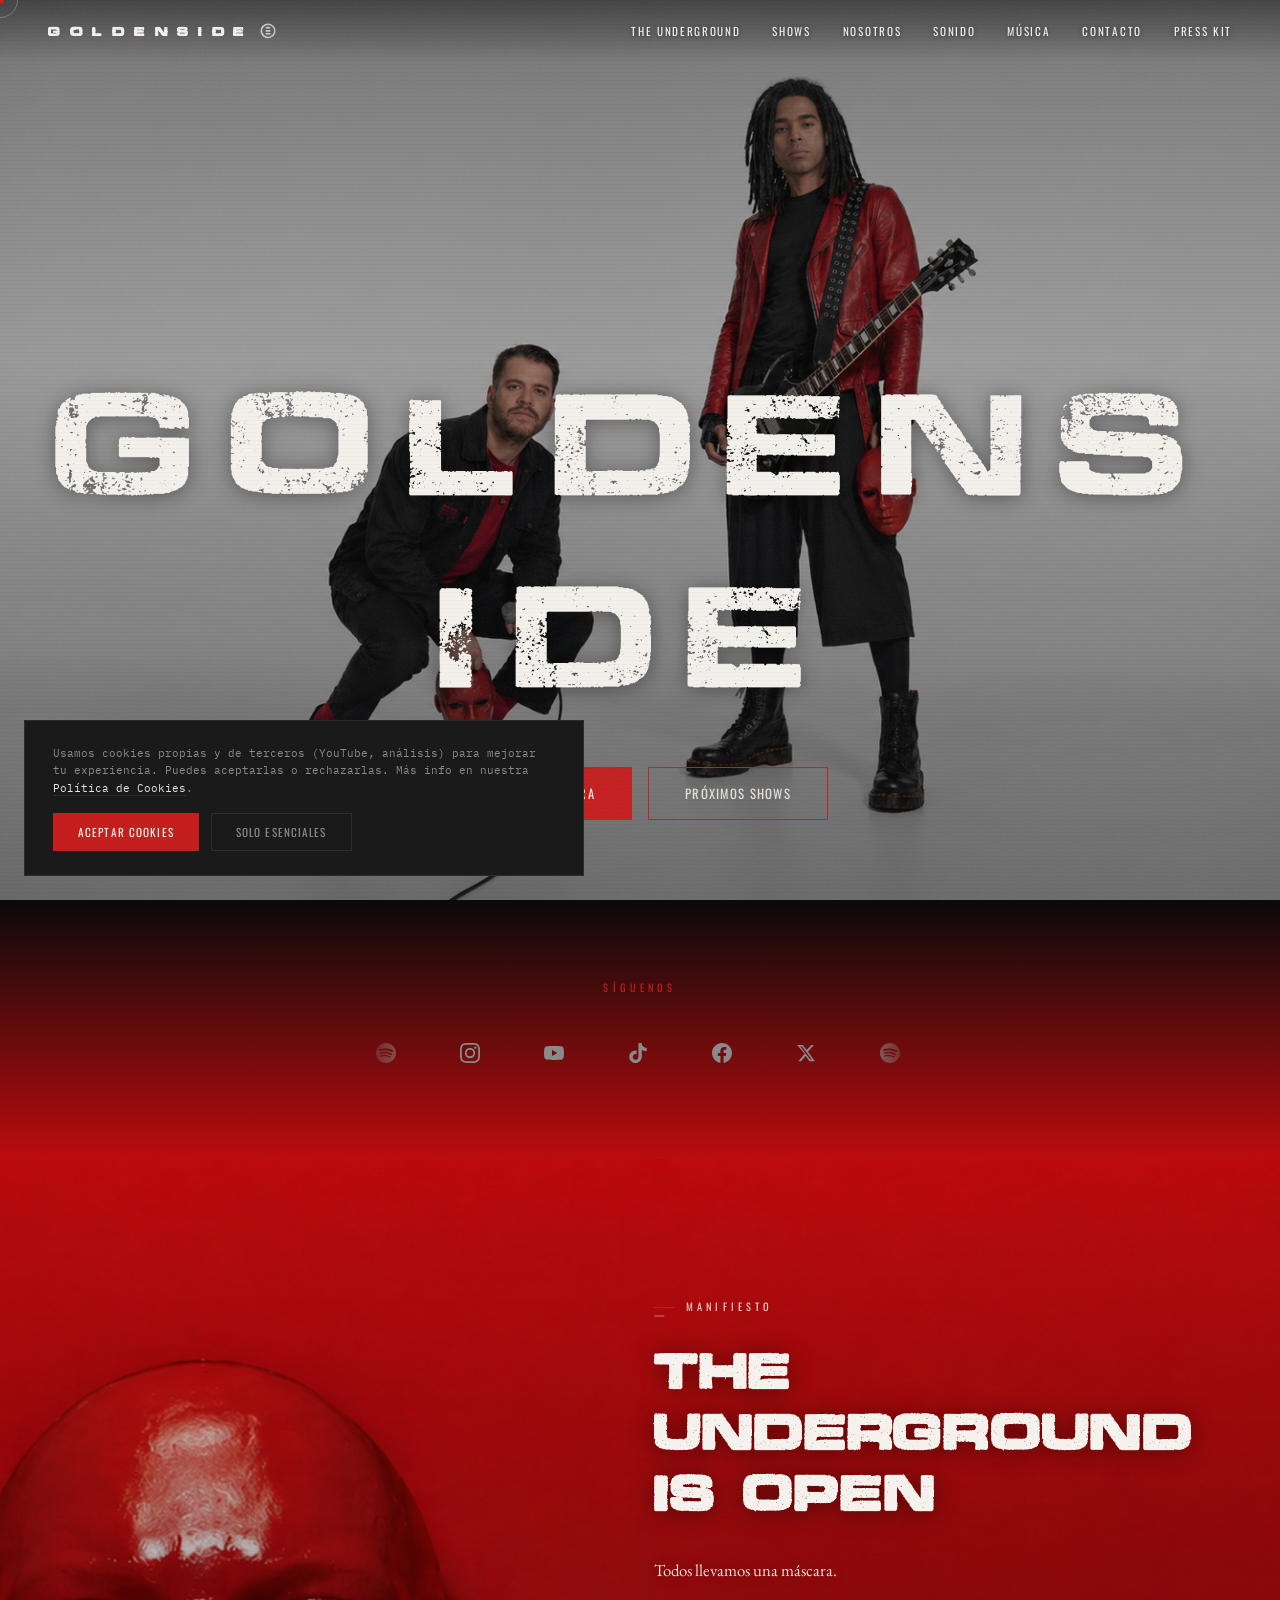
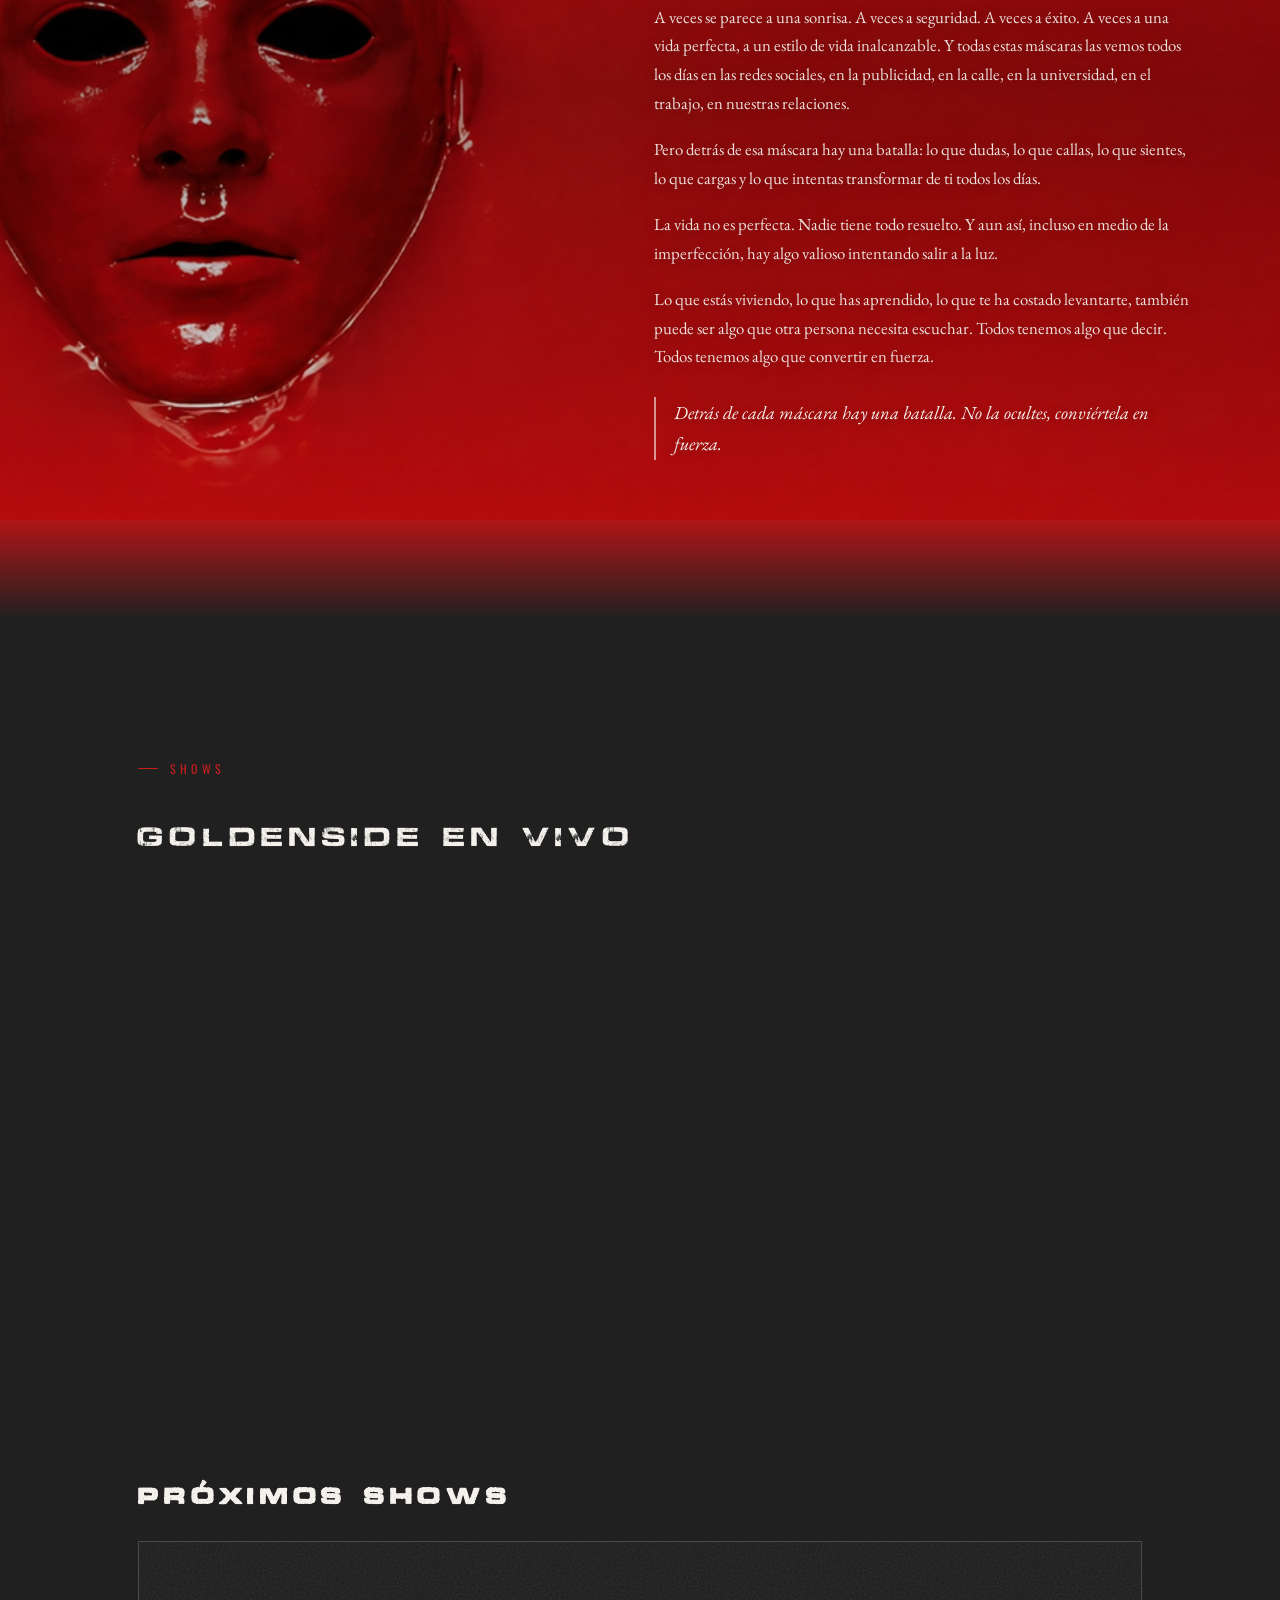
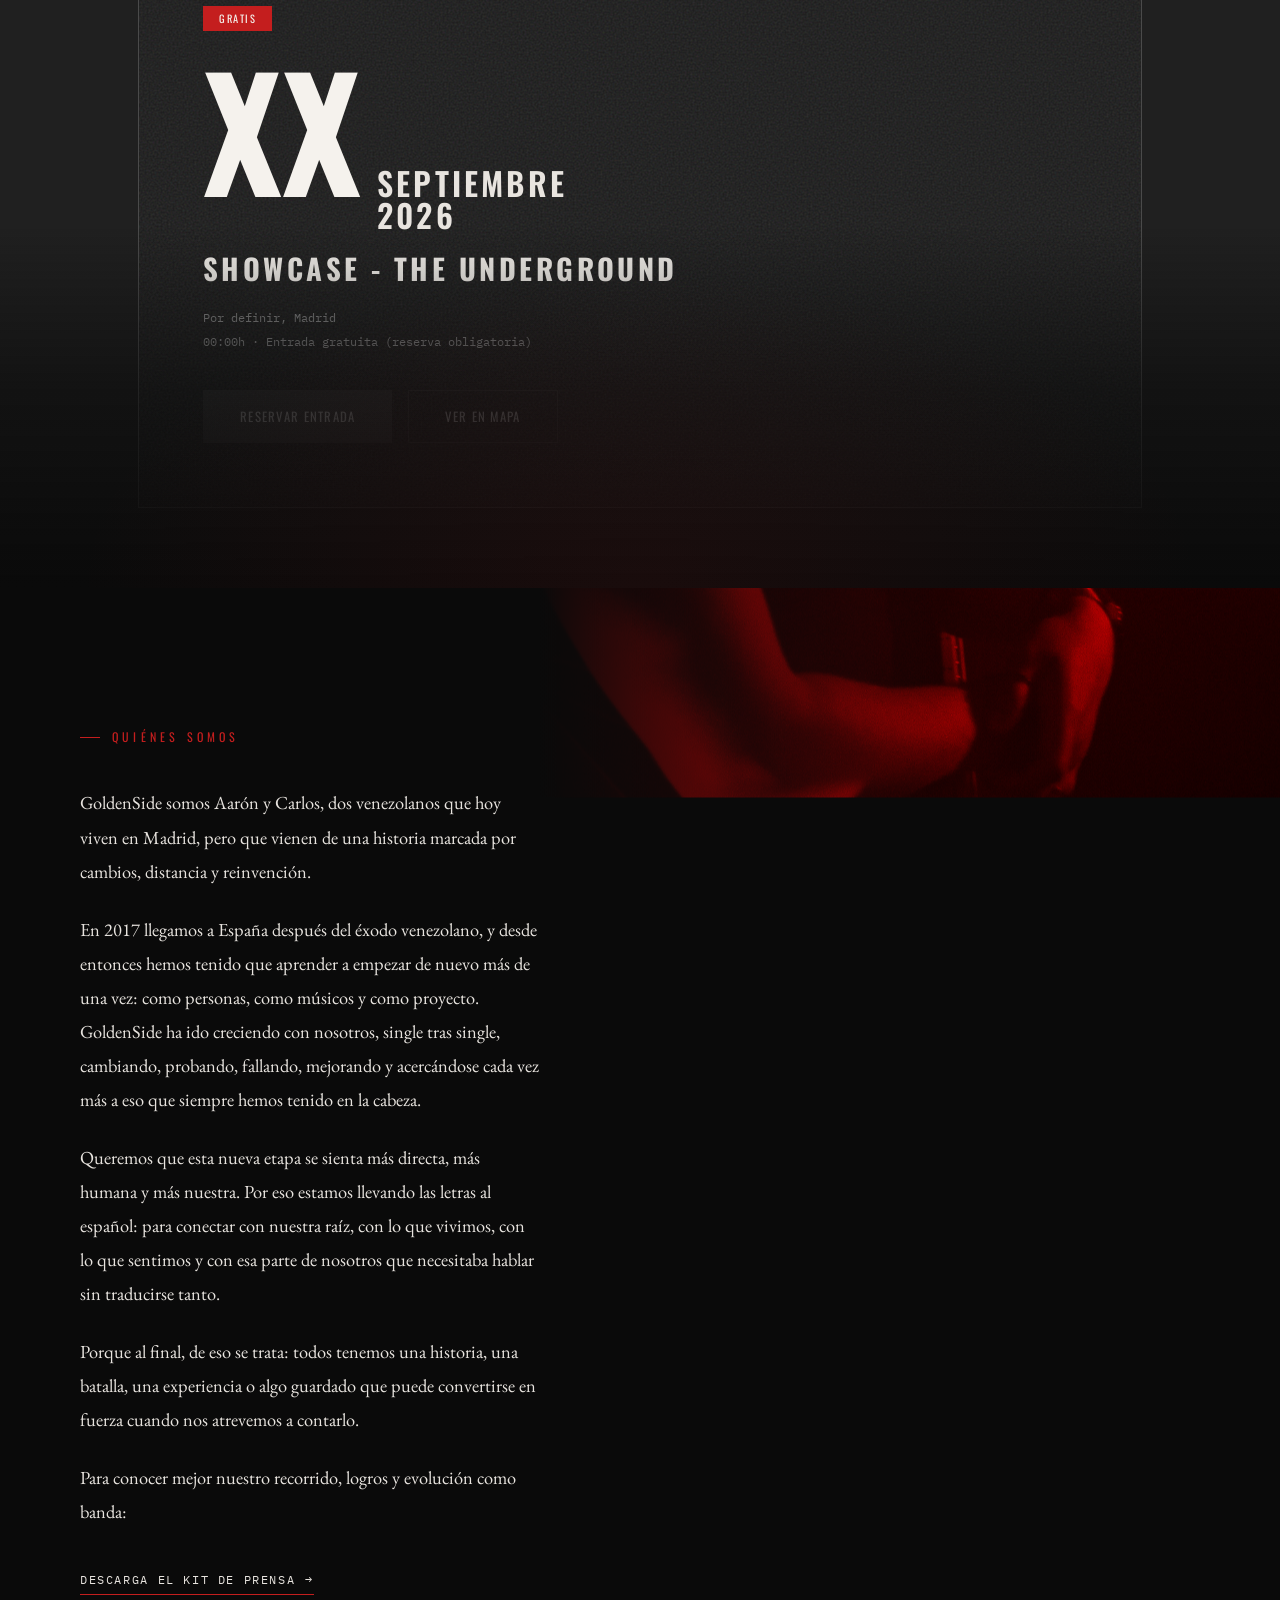
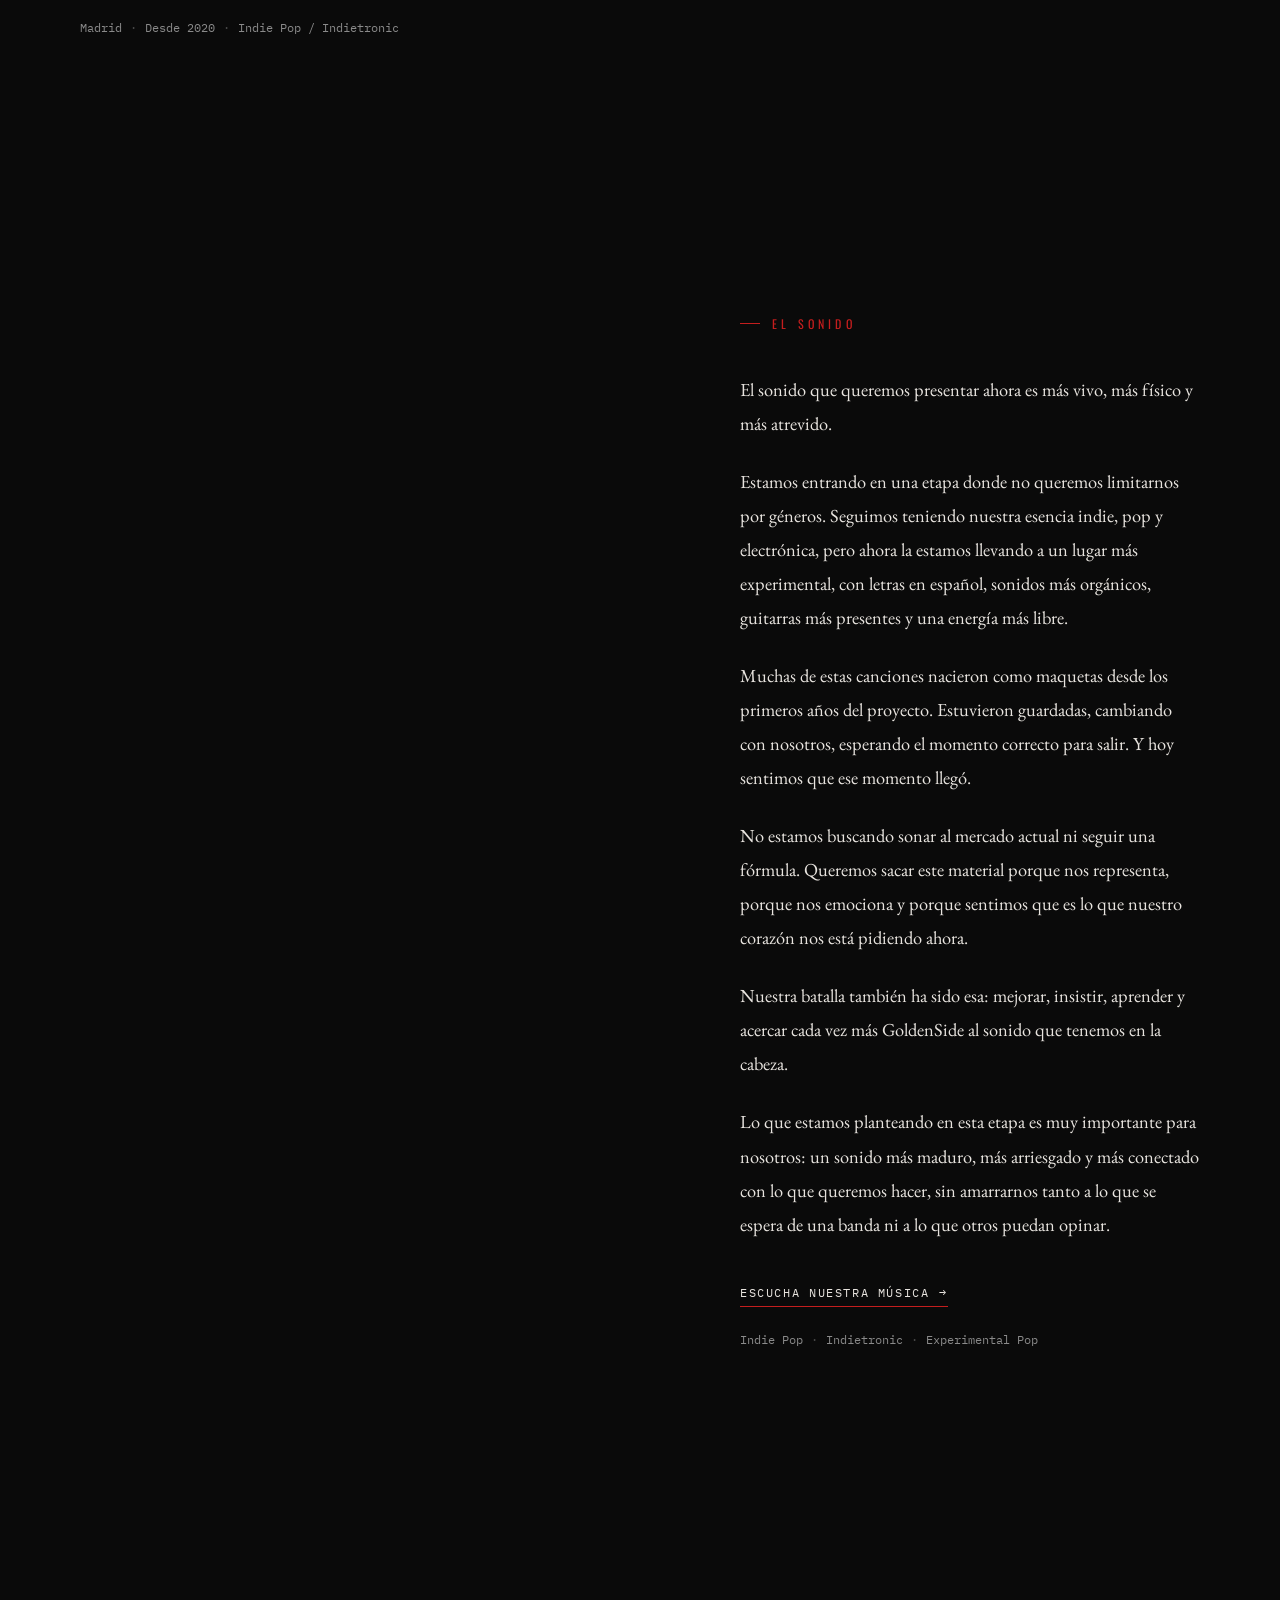
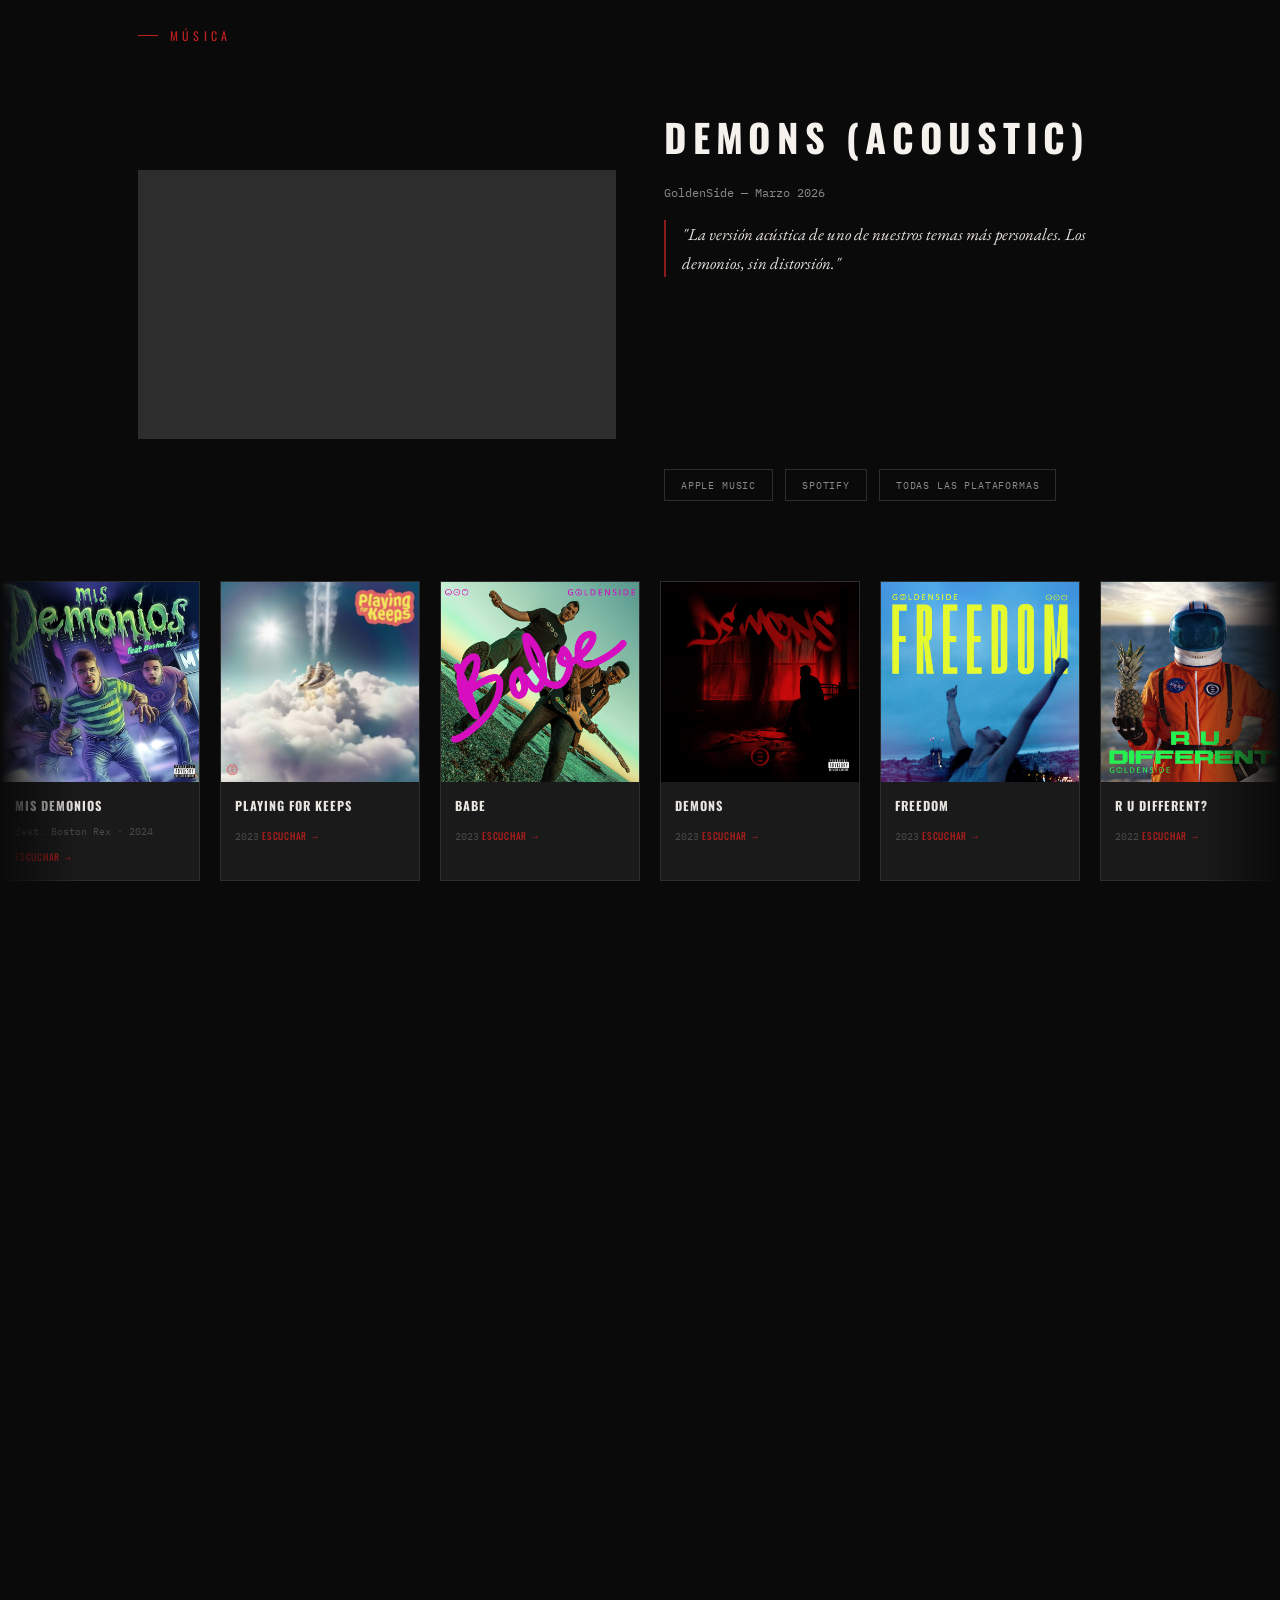
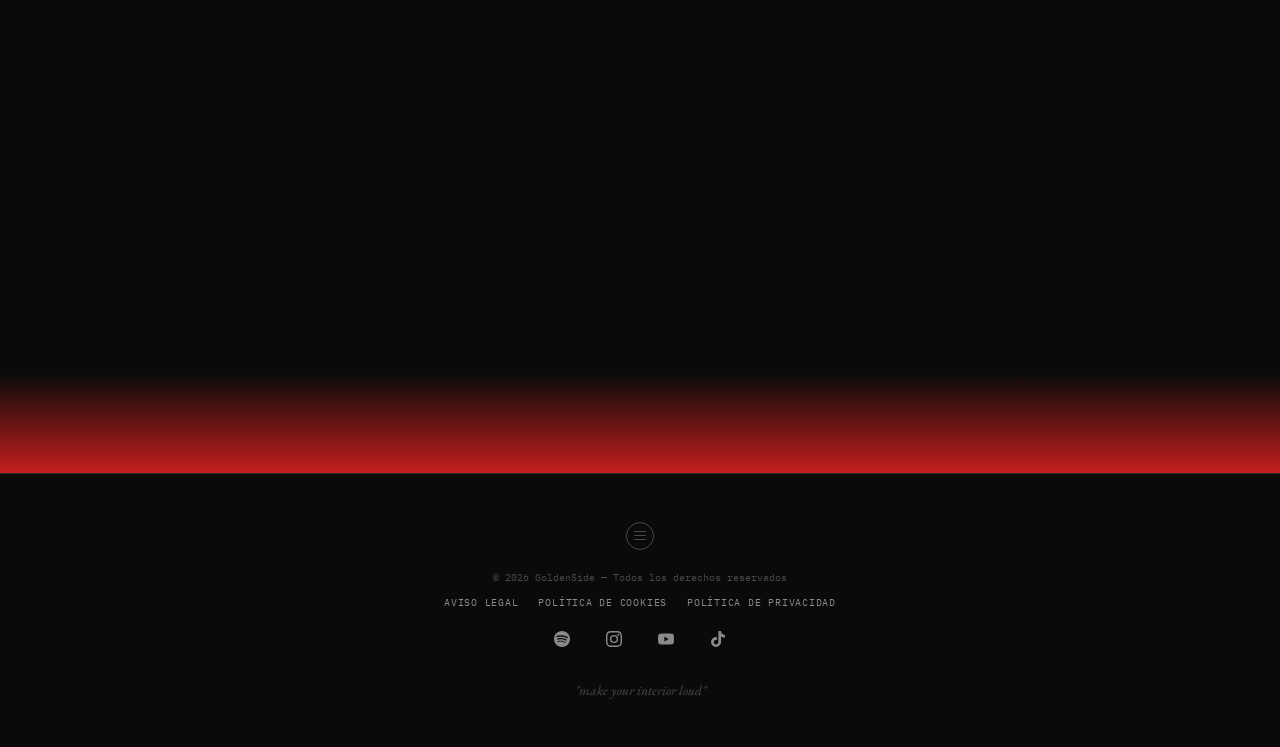
<file: index.html>
<!DOCTYPE html>

<html lang="es">
<head>
<meta charset="utf-8"/>
<meta content="width=device-width, initial-scale=1.0" name="viewport"/>
<title>GoldenSide | Indie pop, electro-pop e indietrónica en Madrid</title>
<meta content="GoldenSide es un dúo venezolano radicado en Madrid que fusiona indie pop, electro-pop e indietrónica con una propuesta visual oscura, emocional y rebelde." name="description"/>
<meta content="GoldenSide" name="author"/>
<meta content="index, follow" name="robots"/>
<meta content="#050505" name="theme-color"/>
<link href="https://wearegoldenside.com/" rel="canonical"/>
<!-- Open Graph -->
<meta content="GoldenSide" property="og:site_name"/>
<meta content="GoldenSide | The Underground is Open" property="og:title"/>
<meta content="Dúo venezolano en Madrid. Indie pop, electro-pop e indietrónica con una propuesta visual oscura, emocional y rebelde." property="og:description"/>
<meta content="website" property="og:type"/>
<meta content="https://wearegoldenside.com/" property="og:url"/>
<meta content="https://wearegoldenside.com/assets/images/og-goldenside.jpg" property="og:image"/>
<meta content="1200" property="og:image:width"/>
<meta content="630" property="og:image:height"/>
<meta content="GoldenSide, dúo venezolano de indie pop y electro-pop en Madrid." property="og:image:alt"/>
<meta content="es_ES" property="og:locale"/>
<!-- Twitter Card -->
<meta content="summary_large_image" name="twitter:card"/>
<meta content="@wearegoldenside" name="twitter:site"/>
<meta content="GoldenSide | The Underground is Open" name="twitter:title"/>
<meta content="Dúo venezolano en Madrid. Indie pop, electro-pop e indietrónica con una propuesta visual oscura, emocional y rebelde." name="twitter:description"/>
<meta content="https://wearegoldenside.com/assets/images/og-goldenside.jpg" name="twitter:image"/>
<meta content="GoldenSide, dúo venezolano de indie pop y electro-pop en Madrid." name="twitter:image:alt"/>
<!-- Favicon + PWA -->
<link href="./assets/images/favicon.ico" rel="icon" sizes="any"/>
<link href="./assets/images/favicon-32x32.png" rel="icon" sizes="32x32" type="image/png"/>
<link href="./assets/images/favicon-16x16.png" rel="icon" sizes="16x16" type="image/png"/>
<link href="./assets/images/favicon-180x180.png" rel="apple-touch-icon" sizes="180x180"/>
<link href="/site.webmanifest" rel="manifest"/>
<!-- Structured Data: MusicGroup -->
<script type="application/ld+json">
{
  "@context": "https://schema.org",
  "@type": "MusicGroup",
  "@id": "https://wearegoldenside.com/#band",
  "name": "GoldenSide",
  "url": "https://wearegoldenside.com",
  "genre": [
    "Indie Pop",
    "Indietronic",
    "Electro-Pop",
    "Alternative"
  ],
  "foundingDate": "2020",
  "foundingLocation": {
    "@type": "City",
    "name": "Madrid",
    "addressCountry": "ES"
  },
  "address": {
    "@type": "PostalAddress",
    "addressLocality": "Madrid",
    "addressCountry": "ES"
  },
  "email": "wearegoldenside@gmail.com",
  "description": "Dúo venezolano radicado en Madrid que fusiona indie pop, electro-pop e indietrónica.",
  "member": [
    {
      "@type": "Person",
      "name": "ASMA",
      "alternateName": "Aaron Sebastian Marfil"
    },
    {
      "@type": "Person",
      "name": "Carlos Dalton",
      "alternateName": "Carlos Manuel Colmenares"
    }
  ],
  "sameAs": [
    "https://open.spotify.com/artist/3d6UTkWVMNHKwO2TElGvAi",
    "https://www.instagram.com/wearegoldenside/",
    "https://www.youtube.com/@wearegoldenside",
    "https://www.tiktok.com/@somosgoldenside",
    "https://www.facebook.com/goldensidemusic",
    "https://twitter.com/wearegoldenside"
  ],
  "image": "https://wearegoldenside.com/assets/images/og-goldenside.jpg",
  "alternateName": [
    "GØLDENSIDE",
    "Golden Side"
  ]
}
</script>
<!-- Structured Data: WebSite -->
<script type="application/ld+json">
{
  "@context": "https://schema.org",
  "@type": "WebSite",
  "@id": "https://wearegoldenside.com/#website",
  "url": "https://wearegoldenside.com/",
  "name": "GoldenSide",
  "description": "Sitio oficial de GoldenSide — dúo independiente venezolano radicado en Madrid.",
  "inLanguage": "es-ES",
  "publisher": { "@id": "https://wearegoldenside.com/#band" }
}
</script>
<!-- Structured Data: Catálogo (MusicRecording x8) -->
<script type="application/ld+json">
{
  "@context": "https://schema.org",
  "@type": "ItemList",
  "name": "Catálogo GoldenSide",
  "itemListOrder": "https://schema.org/ItemListOrderDescending",
  "itemListElement": [
    {
      "@type": "ListItem", "position": 1,
      "item": {
        "@type": "MusicRecording",
        "name": "Demons (Acoustic)",
        "datePublished": "2026-03",
        "byArtist": { "@id": "https://wearegoldenside.com/#band" },
        "inLanguage": "en",
        "url": "https://distrokid.com/hyperfollow/goldenside/demons-acoustic",
        "image": "https://wearegoldenside.com/assets/images/demons_acoustic_cover.jpg"
      }
    },
    {
      "@type": "ListItem", "position": 2,
      "item": {
        "@type": "MusicRecording",
        "name": "Mis Demonios",
        "datePublished": "2024",
        "byArtist": { "@id": "https://wearegoldenside.com/#band" },
        "inLanguage": "es",
        "url": "https://distrokid.com/hyperfollow/goldenside/mis-demonios-feat-boston-rex",
        "image": "https://wearegoldenside.com/assets/images/mis_demonios_cover.jpg"
      }
    },
    {
      "@type": "ListItem", "position": 3,
      "item": {
        "@type": "MusicRecording",
        "name": "Playing For Keeps",
        "datePublished": "2023",
        "byArtist": { "@id": "https://wearegoldenside.com/#band" },
        "inLanguage": "en",
        "url": "https://orcd.co/goldenside-playing-for-keeps",
        "image": "https://wearegoldenside.com/assets/images/playing_for_keeps_cover.png"
      }
    },
    {
      "@type": "ListItem", "position": 4,
      "item": {
        "@type": "MusicRecording",
        "name": "Babe",
        "datePublished": "2023",
        "byArtist": { "@id": "https://wearegoldenside.com/#band" },
        "inLanguage": "en",
        "url": "https://ffm.to/babe-goldenside",
        "image": "https://wearegoldenside.com/assets/images/babe_cover.jpg"
      }
    },
    {
      "@type": "ListItem", "position": 5,
      "item": {
        "@type": "MusicRecording",
        "name": "Demons",
        "datePublished": "2023",
        "byArtist": { "@id": "https://wearegoldenside.com/#band" },
        "inLanguage": "en",
        "url": "https://ffm.to/goldenside-demons",
        "image": "https://wearegoldenside.com/assets/images/demons_cover.jpg"
      }
    },
    {
      "@type": "ListItem", "position": 6,
      "item": {
        "@type": "MusicRecording",
        "name": "Freedom",
        "datePublished": "2023",
        "byArtist": { "@id": "https://wearegoldenside.com/#band" },
        "inLanguage": "en",
        "url": "https://ffm.to/goldenside-freedom",
        "image": "https://wearegoldenside.com/assets/images/freedom_cover.jpg"
      }
    },
    {
      "@type": "ListItem", "position": 7,
      "item": {
        "@type": "MusicRecording",
        "name": "R U Different?",
        "datePublished": "2022",
        "byArtist": { "@id": "https://wearegoldenside.com/#band" },
        "inLanguage": "en",
        "url": "https://ffm.to/goldenside-ru-different",
        "image": "https://wearegoldenside.com/assets/images/ru_different_cover.jpg"
      }
    },
    {
      "@type": "ListItem", "position": 8,
      "item": {
        "@type": "MusicRecording",
        "name": "New Beginning",
        "datePublished": "2022",
        "byArtist": { "@id": "https://wearegoldenside.com/#band" },
        "inLanguage": "en",
        "url": "https://ffm.to/goldenside-new-beginning",
        "image": "https://wearegoldenside.com/assets/images/new_beginning_cover.jpg"
      }
    }
  ]
}
</script>
<!-- Preconnect (fonts + embeds) -->
<link href="https://fonts.googleapis.com" rel="preconnect"/>
<link crossorigin="" href="https://fonts.gstatic.com" rel="preconnect"/>
<link href="https://www.youtube.com" rel="preconnect"/>
<link href="https://i.ytimg.com" rel="preconnect"/>
<link href="https://open.spotify.com" rel="preconnect"/>
<link href="https://fonts.googleapis.com/css2?family=Playfair+Display:ital,wght@0,700;1,700&amp;family=EB+Garamond:ital,wght@0,400;1,400&amp;family=IBM+Plex+Mono:wght@400&amp;family=Oswald:wght@400;600;700&amp;family=Special+Elite&amp;display=swap" rel="stylesheet"/>
<!-- Preload hero image (LCP optimization) -->
<link as="image" fetchpriority="high" href="./assets/images/GoldenSideLandscape.jpg" media="(min-width: 769px)" rel="preload"/>
<link as="image" fetchpriority="high" href="./assets/images/GoldenSidePortrait.jpg" media="(max-width: 768px)" rel="preload"/>
<!-- Sitemap -->
<link href="/sitemap.xml" rel="sitemap" type="application/xml"/>
<!-- Stylesheet -->
<link href="css/styles.css" rel="stylesheet"/>
</head>
<body>
<!-- ════════ GRAIN + SCANLINES OVERLAYS ════════ -->
<div aria-hidden="true" class="grain">
<svg height="100%" width="100%"><filter id="grain-filter"><feturbulence basefrequency="0.85" numoctaves="3" stitchtiles="stitch" type="fractalNoise"></feturbulence></filter><rect filter="url(#grain-filter)" height="100%" width="100%"></rect></svg>
</div>
<div aria-hidden="true" class="scanlines"></div>
<!-- ════════ CUSTOM CURSOR (desktop) ════════ -->
<div aria-hidden="true" class="cursor-dot"></div>
<div aria-hidden="true" class="cursor-ring"></div>
<!-- ════════ HEADER ════════ -->
<header class="header" id="header" role="banner">
<a aria-label="GoldenSide - Inicio" class="header__logo" href="#hero">
<!-- Inline SVG logo with PATH replacing O -->
<svg aria-hidden="true" class="header__logo-svg" fill="none" viewbox="0 0 220 22" xmlns="http://www.w3.org/2000/svg">
<text fill="var(--chalk)" font-family="'Progress', sans-serif" font-size="18" font-weight="700" letter-spacing="4" textlength="220" x="0" y="17">GOLDENSIDE</text>
</svg>
<img alt="" aria-hidden="true" class="header__isotipo" src="./assets/images/isotipo.png"/>
</a>
<nav aria-label="Navegación principal" class="header__nav" id="main-nav">
<a class="header__link" href="#redes">The Underground</a>
<a class="header__link" href="#shows">Shows</a>
<a class="header__link" href="#about">Nosotros</a>
<a class="header__link" href="#about-2">Sonido</a>
<a class="header__link" href="#musica">Música</a>
<a class="header__link" href="#contacto">Contacto</a>
<a class="header__link" download="" href="./GoldenSide-PressKit-2026.pdf">Press Kit</a></nav>
<button aria-controls="mobile-menu" aria-expanded="false" aria-label="Abrir menu" class="hamburger" id="hamburger">
<span></span><span></span><span></span>
</button>
</header>
<!-- ════════ MOBILE MENU ════════ -->
<div aria-hidden="true" aria-label="Menu de navegacion" class="mobile-menu" id="mobile-menu" role="dialog">
<nav class="mobile-menu__nav">
<a class="mobile-menu__link" href="#redes">The Underground</a>
<a class="mobile-menu__link" href="#shows">Shows</a>
<a class="mobile-menu__link" href="#about">Nosotros</a>
<a class="mobile-menu__link" href="#about-2">Sonido</a>
<a class="mobile-menu__link" href="#musica">Música</a>
<a class="mobile-menu__link" href="#contacto">Contacto</a>
<a class="mobile-menu__link" download="" href="./GoldenSide-PressKit-2026.pdf">Press Kit</a></nav>
<div class="mobile-menu__social">
<a aria-label="Spotify" href="https://open.spotify.com/artist/3d6UTkWVMNHKwO2TElGvAi" rel="noopener" target="_blank">
<svg aria-hidden="true" fill="currentColor" viewbox="0 0 24 24"><path d="M12 0C5.4 0 0 5.4 0 12s5.4 12 12 12 12-5.4 12-12S18.66 0 12 0zm5.521 17.34c-.24.359-.66.48-1.021.24-2.82-1.74-6.36-2.101-10.561-1.141-.418.122-.779-.179-.899-.539-.12-.421.18-.78.54-.9 4.56-1.021 8.52-.6 11.64 1.32.42.18.479.659.301 1.02zm1.44-3.3c-.301.42-.841.6-1.262.3-3.239-1.98-8.159-2.58-11.939-1.38-.479.12-1.02-.12-1.14-.6-.12-.48.12-1.021.6-1.141C9.6 9.9 15 10.561 18.72 12.84c.361.181.54.78.241 1.2zm.12-3.36C15.24 8.4 8.82 8.16 5.16 9.301c-.6.179-1.2-.181-1.38-.721-.18-.601.18-1.2.72-1.381 4.26-1.26 11.28-1.02 15.721 1.621.539.3.719 1.02.419 1.56-.299.421-1.02.599-1.559.3z"></path></svg>
</a>
<a aria-label="Instagram" href="https://www.instagram.com/wearegoldenside/" rel="noopener" target="_blank">
<svg aria-hidden="true" fill="currentColor" viewbox="0 0 24 24"><path d="M12 2.163c3.204 0 3.584.012 4.85.07 3.252.148 4.771 1.691 4.919 4.919.058 1.265.069 1.645.069 4.849 0 3.205-.012 3.584-.069 4.849-.149 3.225-1.664 4.771-4.919 4.919-1.266.058-1.644.07-4.85.07-3.204 0-3.584-.012-4.849-.07-3.26-.149-4.771-1.699-4.919-4.92-.058-1.265-.07-1.644-.07-4.849 0-3.204.013-3.583.07-4.849.149-3.227 1.664-4.771 4.919-4.919 1.266-.057 1.645-.069 4.849-.069zM12 0C8.741 0 8.333.014 7.053.072 2.695.272.273 2.69.073 7.052.014 8.333 0 8.741 0 12c0 3.259.014 3.668.072 4.948.2 4.358 2.618 6.78 6.98 6.98C8.333 23.986 8.741 24 12 24c3.259 0 3.668-.014 4.948-.072 4.354-.2 6.782-2.618 6.979-6.98.059-1.28.073-1.689.073-4.948 0-3.259-.014-3.667-.072-4.947-.196-4.354-2.617-6.78-6.979-6.98C15.668.014 15.259 0 12 0zm0 5.838a6.162 6.162 0 100 12.324 6.162 6.162 0 000-12.324zM12 16a4 4 0 110-8 4 4 0 010 8zm6.406-11.845a1.44 1.44 0 100 2.881 1.44 1.44 0 000-2.881z"></path></svg>
</a>
<a aria-label="YouTube" href="https://www.youtube.com/@wearegoldenside" rel="noopener" target="_blank">
<svg aria-hidden="true" fill="currentColor" viewbox="0 0 24 24"><path d="M23.495 6.205a3.007 3.007 0 00-2.088-2.088c-1.87-.501-9.396-.501-9.396-.501s-7.507-.01-9.396.501A3.007 3.007 0 00.527 6.205a31.247 31.247 0 00-.522 5.805 31.247 31.247 0 00.522 5.783 3.007 3.007 0 002.088 2.088c1.868.502 9.396.502 9.396.502s7.506 0 9.396-.502a3.007 3.007 0 002.088-2.088 31.247 31.247 0 00.5-5.783 31.247 31.247 0 00-.5-5.805zM9.609 15.601V8.408l6.264 3.602z"></path></svg>
</a>
</div>
</div>
<main>
<!-- ════════ 1. HERO ════════ -->
<section aria-label="Inicio" class="hero" id="hero">
<div aria-hidden="true" class="hero__bg"></div>
<!-- <div class="hero__path" aria-hidden="true">
        <img src="./assets/images/isotipo.png" alt="" class="hero__path-logo">
      </div> -->
<div class="hero__content">
<h1 aria-label="GoldenSide" class="progress__title">
<span class="progress__letter" style="--i:0">G</span><!--
--><span class="progress__letter" style="--i:1">O</span><!--
--><span class="progress__letter" style="--i:2">L</span><!--
--><span class="progress__letter" style="--i:3">D</span><!--
--><span class="progress__letter" style="--i:4">E</span><!--
--><span class="progress__letter" style="--i:5">N</span><!--
--><span class="progress__letter" style="--i:6">S</span><!--
--><span class="progress__letter" style="--i:7">I</span><!--
--><span class="progress__letter" style="--i:8">D</span><!--
--><span class="progress__letter" style="--i:9">E</span>
</h1>
<div class="hero__ctas">
<a class="cta cta--primary" href="https://distrokid.com/hyperfollow/goldenside/mis-demonios-feat-boston-rex" rel="noopener" target="_blank">Escuchar ahora</a>
<a class="cta cta--ghost" href="#shows">Próximos shows</a>
</div>
</div>
<div aria-hidden="true" class="glitch-fx"></div>
</section>
<!-- ════════ 2. REDES SOCIALES ════════ -->
<section aria-label="Redes sociales" class="social-bar" id="redes">
<p class="social-bar__label">Síguenos</p>
<div aria-label="Redes sociales" class="social-bar__icons">
<div class="ticker-inner">
<a aria-label="Spotify" class="social-icon" href="https://open.spotify.com/artist/3d6UTkWVMNHKwO2TElGvAi" rel="noopener" target="_blank">
<svg aria-hidden="true" fill="currentColor" viewbox="0 0 24 24"><path d="M12 0C5.4 0 0 5.4 0 12s5.4 12 12 12 12-5.4 12-12S18.66 0 12 0zm5.521 17.34c-.24.359-.66.48-1.021.24-2.82-1.74-6.36-2.101-10.561-1.141-.418.122-.779-.179-.899-.539-.12-.421.18-.78.54-.9 4.56-1.021 8.52-.6 11.64 1.32.42.18.479.659.301 1.02zm1.44-3.3c-.301.42-.841.6-1.262.3-3.239-1.98-8.159-2.58-11.939-1.38-.479.12-1.02-.12-1.14-.6-.12-.48.12-1.021.6-1.141C9.6 9.9 15 10.561 18.72 12.84c.361.181.54.78.241 1.2zm.12-3.36C15.24 8.4 8.82 8.16 5.16 9.301c-.6.179-1.2-.181-1.38-.721-.18-.601.18-1.2.72-1.381 4.26-1.26 11.28-1.02 15.721 1.621.539.3.719 1.02.419 1.56-.299.421-1.02.599-1.559.3z"></path></svg>
</a>
<a aria-label="Instagram" class="social-icon" href="https://www.instagram.com/wearegoldenside/" rel="noopener" target="_blank">
<svg aria-hidden="true" fill="currentColor" viewbox="0 0 24 24"><path d="M12 2.163c3.204 0 3.584.012 4.85.07 3.252.148 4.771 1.691 4.919 4.919.058 1.265.069 1.645.069 4.849 0 3.205-.012 3.584-.069 4.849-.149 3.225-1.664 4.771-4.919 4.919-1.266.058-1.644.07-4.85.07-3.204 0-3.584-.012-4.849-.07-3.26-.149-4.771-1.699-4.919-4.92-.058-1.265-.07-1.644-.07-4.849 0-3.204.013-3.583.07-4.849.149-3.227 1.664-4.771 4.919-4.919 1.266-.057 1.645-.069 4.849-.069zM12 0C8.741 0 8.333.014 7.053.072 2.695.272.273 2.69.073 7.052.014 8.333 0 8.741 0 12c0 3.259.014 3.668.072 4.948.2 4.358 2.618 6.78 6.98 6.98C8.333 23.986 8.741 24 12 24c3.259 0 3.668-.014 4.948-.072 4.354-.2 6.782-2.618 6.979-6.98.059-1.28.073-1.689.073-4.948 0-3.259-.014-3.667-.072-4.947-.196-4.354-2.617-6.78-6.979-6.98C15.668.014 15.259 0 12 0zm0 5.838a6.162 6.162 0 100 12.324 6.162 6.162 0 000-12.324zM12 16a4 4 0 110-8 4 4 0 010 8zm6.406-11.845a1.44 1.44 0 100 2.881 1.44 1.44 0 000-2.881z"></path></svg>
</a>
<a aria-label="YouTube" class="social-icon" href="https://www.youtube.com/@wearegoldenside" rel="noopener" target="_blank">
<svg aria-hidden="true" fill="currentColor" viewbox="0 0 24 24"><path d="M23.495 6.205a3.007 3.007 0 00-2.088-2.088c-1.87-.501-9.396-.501-9.396-.501s-7.507-.01-9.396.501A3.007 3.007 0 00.527 6.205a31.247 31.247 0 00-.522 5.805 31.247 31.247 0 00.522 5.783 3.007 3.007 0 002.088 2.088c1.868.502 9.396.502 9.396.502s7.506 0 9.396-.502a3.007 3.007 0 002.088-2.088 31.247 31.247 0 00.5-5.783 31.247 31.247 0 00-.5-5.805zM9.609 15.601V8.408l6.264 3.602z"></path></svg>
</a>
<a aria-label="TikTok" class="social-icon" href="https://www.tiktok.com/@somosgoldenside" rel="noopener" target="_blank">
<svg aria-hidden="true" fill="currentColor" viewbox="0 0 24 24"><path d="M12.525.02c1.31-.02 2.61-.01 3.91-.02.08 1.53.63 3.09 1.75 4.17 1.12 1.11 2.7 1.62 4.24 1.79v4.03c-1.44-.05-2.89-.35-4.2-.97-.57-.26-1.1-.59-1.62-.93-.01 2.92.01 5.84-.02 8.75-.08 1.4-.54 2.79-1.35 3.94-1.31 1.92-3.58 3.17-5.91 3.21-1.43.08-2.86-.31-4.08-1.03-2.02-1.19-3.44-3.37-3.65-5.71-.02-.5-.03-1-.01-1.49.18-1.9 1.12-3.72 2.58-4.96 1.66-1.44 3.98-2.13 6.15-1.72.02 1.48-.04 2.96-.04 4.44-.99-.32-2.15-.23-3.02.37-.63.41-1.11 1.04-1.36 1.75-.21.51-.15 1.07-.14 1.61.24 1.64 1.82 3.02 3.5 2.87 1.12-.01 2.19-.66 2.77-1.61.19-.33.4-.67.41-1.06.1-1.79.06-3.57.07-5.36.01-4.03-.01-8.05.02-12.07z"></path></svg>
</a>
<a aria-label="Facebook" class="social-icon" href="https://www.facebook.com/goldensidemusic" rel="noopener" target="_blank">
<svg aria-hidden="true" fill="currentColor" viewbox="0 0 24 24"><path d="M24 12.073c0-6.627-5.373-12-12-12s-12 5.373-12 12c0 5.99 4.388 10.954 10.125 11.854v-8.385H7.078v-3.47h3.047V9.43c0-3.007 1.792-4.669 4.533-4.669 1.312 0 2.686.235 2.686.235v2.953H15.83c-1.491 0-1.956.925-1.956 1.874v2.25h3.328l-.532 3.47h-2.796v8.385C19.612 23.027 24 18.062 24 12.073z"></path></svg>
</a>
<a aria-label="X / Twitter" class="social-icon" href="https://twitter.com/wearegoldenside" rel="noopener" target="_blank">
<svg aria-hidden="true" fill="currentColor" viewbox="0 0 24 24"><path d="M18.244 2.25h3.308l-7.227 8.26 8.502 11.24H16.17l-4.714-6.231-5.401 6.231H2.748l7.73-8.835L1.254 2.25H8.08l4.713 6.231zm-1.161 17.52h1.833L7.084 4.126H5.117z"></path></svg>
</a>
<!-- clones para loop infinito (aria-hidden, tabindex=-1) -->
<a class="social-icon" href="https://open.spotify.com/artist/3d6UTkWVMNHKwO2TElGvAi" rel="noopener" tabindex="-1" target="_blank">
<svg aria-hidden="true" fill="currentColor" viewbox="0 0 24 24"><path d="M12 0C5.4 0 0 5.4 0 12s5.4 12 12 12 12-5.4 12-12S18.66 0 12 0zm5.521 17.34c-.24.359-.66.48-1.021.24-2.82-1.74-6.36-2.101-10.561-1.141-.418.122-.779-.179-.899-.539-.12-.421.18-.78.54-.9 4.56-1.021 8.52-.6 11.64 1.32.42.18.479.659.301 1.02zm1.44-3.3c-.301.42-.841.6-1.262.3-3.239-1.98-8.159-2.58-11.939-1.38-.479.12-1.02-.12-1.14-.6-.12-.48.12-1.021.6-1.141C9.6 9.9 15 10.561 18.72 12.84c.361.181.54.78.241 1.2zm.12-3.36C15.24 8.4 8.82 8.16 5.16 9.301c-.6.179-1.2-.181-1.38-.721-.18-.601.18-1.2.72-1.381 4.26-1.26 11.28-1.02 15.721 1.621.539.3.719 1.02.419 1.56-.299.421-1.02.599-1.559.3z"></path></svg>
</a>
<a class="social-icon" href="https://www.instagram.com/wearegoldenside/" rel="noopener" tabindex="-1" target="_blank">
<svg aria-hidden="true" fill="currentColor" viewbox="0 0 24 24"><path d="M12 2.163c3.204 0 3.584.012 4.85.07 3.252.148 4.771 1.691 4.919 4.919.058 1.265.069 1.645.069 4.849 0 3.205-.012 3.584-.069 4.849-.149 3.225-1.664 4.771-4.919 4.919-1.266.058-1.644.07-4.85.07-3.204 0-3.584-.012-4.849-.07-3.26-.149-4.771-1.699-4.919-4.92-.058-1.265-.07-1.644-.07-4.849 0-3.204.013-3.583.07-4.849.149-3.227 1.664-4.771 4.919-4.919 1.266-.057 1.645-.069 4.849-.069zM12 0C8.741 0 8.333.014 7.053.072 2.695.272.273 2.69.073 7.052.014 8.333 0 8.741 0 12c0 3.259.014 3.668.072 4.948.2 4.358 2.618 6.78 6.98 6.98C8.333 23.986 8.741 24 12 24c3.259 0 3.668-.014 4.948-.072 4.354-.2 6.782-2.618 6.979-6.98.059-1.28.073-1.689.073-4.948 0-3.259-.014-3.667-.072-4.947-.196-4.354-2.617-6.78-6.979-6.98C15.668.014 15.259 0 12 0zm0 5.838a6.162 6.162 0 100 12.324 6.162 6.162 0 000-12.324zM12 16a4 4 0 110-8 4 4 0 010 8zm6.406-11.845a1.44 1.44 0 100 2.881 1.44 1.44 0 000-2.881z"></path></svg>
</a>
<a class="social-icon" href="https://www.youtube.com/@wearegoldenside" rel="noopener" tabindex="-1" target="_blank">
<svg aria-hidden="true" fill="currentColor" viewbox="0 0 24 24"><path d="M23.495 6.205a3.007 3.007 0 00-2.088-2.088c-1.87-.501-9.396-.501-9.396-.501s-7.507-.01-9.396.501A3.007 3.007 0 00.527 6.205a31.247 31.247 0 00-.522 5.805 31.247 31.247 0 00.522 5.783 3.007 3.007 0 002.088 2.088c1.868.502 9.396.502 9.396.502s7.506 0 9.396-.502a3.007 3.007 0 002.088-2.088 31.247 31.247 0 00.5-5.783 31.247 31.247 0 00-.5-5.805zM9.609 15.601V8.408l6.264 3.602z"></path></svg>
</a>
<a class="social-icon" href="https://www.tiktok.com/@somosgoldenside" rel="noopener" tabindex="-1" target="_blank">
<svg aria-hidden="true" fill="currentColor" viewbox="0 0 24 24"><path d="M12.525.02c1.31-.02 2.61-.01 3.91-.02.08 1.53.63 3.09 1.75 4.17 1.12 1.11 2.7 1.62 4.24 1.79v4.03c-1.44-.05-2.89-.35-4.2-.97-.57-.26-1.1-.59-1.62-.93-.01 2.92.01 5.84-.02 8.75-.08 1.4-.54 2.79-1.35 3.94-1.31 1.92-3.58 3.17-5.91 3.21-1.43.08-2.86-.31-4.08-1.03-2.02-1.19-3.44-3.37-3.65-5.71-.02-.5-.03-1-.01-1.49.18-1.9 1.12-3.72 2.58-4.96 1.66-1.44 3.98-2.13 6.15-1.72.02 1.48-.04 2.96-.04 4.44-.99-.32-2.15-.23-3.02.37-.63.41-1.11 1.04-1.36 1.75-.21.51-.15 1.07-.14 1.61.24 1.64 1.82 3.02 3.5 2.87 1.12-.01 2.19-.66 2.77-1.61.19-.33.4-.67.41-1.06.1-1.79.06-3.57.07-5.36.01-4.03-.01-8.05.02-12.07z"></path></svg>
</a>
<a class="social-icon" href="https://www.facebook.com/goldensidemusic" rel="noopener" tabindex="-1" target="_blank">
<svg aria-hidden="true" fill="currentColor" viewbox="0 0 24 24"><path d="M24 12.073c0-6.627-5.373-12-12-12s-12 5.373-12 12c0 5.99 4.388 10.954 10.125 11.854v-8.385H7.078v-3.47h3.047V9.43c0-3.007 1.792-4.669 4.533-4.669 1.312 0 2.686.235 2.686.235v2.953H15.83c-1.491 0-1.956.925-1.956 1.874v2.25h3.328l-.532 3.47h-2.796v8.385C19.612 23.027 24 18.062 24 12.073z"></path></svg>
</a>
<a class="social-icon" href="https://twitter.com/wearegoldenside" rel="noopener" tabindex="-1" target="_blank">
<svg aria-hidden="true" fill="currentColor" viewbox="0 0 24 24"><path d="M18.244 2.25h3.308l-7.227 8.26 8.502 11.24H16.17l-4.714-6.231-5.401 6.231H2.748l7.73-8.835L1.254 2.25H8.08l4.713 6.231zm-1.161 17.52h1.833L7.084 4.126H5.117z"></path></svg>
</a>
</div>
</div>
</section>
<!-- ════════ 3. UNDERGROUND IS OPEN ════════ -->
<section aria-label="The Underground Is Open" class="underground-open" id="underground-open">
<div aria-hidden="true" class="underground-open__bg"></div>
<div aria-hidden="true" class="underground-open__overlay"></div>
<div class="underground-open__inner">
<div class="underground-open__text">
<p class="section-label reveal" data-delay="0">Manifiesto</p>
<h2 class="underground-open__title reveal" data-delay="1">The Underground<br/>Is Open</h2>
<div class="underground-open__body">
<p class="reveal" data-delay="2">
              Todos llevamos una máscara.
            </p>
<p class="reveal" data-delay="3">
              A veces se parece a una sonrisa. A veces a seguridad. A veces a éxito. A veces a una vida perfecta, a un estilo de vida inalcanzable. Y todas estas máscaras las vemos todos los días en las redes sociales, en la publicidad, en la calle, en la universidad, en el trabajo, en nuestras relaciones.
            </p>
<p class="reveal" data-delay="3">
              Pero detrás de esa máscara hay una batalla: lo que dudas, lo que callas, lo que sientes, lo que cargas y lo que intentas transformar de ti todos los días.
            </p>
<p class="reveal" data-delay="3">
              La vida no es perfecta. Nadie tiene todo resuelto. Y aun así, incluso en medio de la imperfección, hay algo valioso intentando salir a la luz.
            </p>
<p class="reveal" data-delay="4">
              Lo que estás viviendo, lo que has aprendido, lo que te ha costado levantarte, también puede ser algo que otra persona necesita escuchar. Todos tenemos algo que decir. Todos tenemos algo que convertir en fuerza.
            </p>
<p class="underground-open__close reveal visible" data-delay="4">Detrás de cada máscara hay una batalla. No la ocultes, conviértela en fuerza.</p>
</div>
</div>
</div>
<div aria-hidden="true" class="gradient-divider--from-red"></div>
</section>
<!-- ════════ 4. SHOWS ════════ -->
<section aria-label="Próximos shows" class="shows" id="shows">
<div class="shows__inner">
<p class="section-label reveal" data-delay="0">Shows</p>
<div class="shows__live reveal" data-delay="1">
<p class="shows__live-label">GoldenSide en vivo</p>
<div class="shows__live-video">
<iframe allow="accelerometer; autoplay; clipboard-write; encrypted-media; gyroscope; picture-in-picture; web-share" allowfullscreen="" frameborder="0" loading="lazy" src="https://www.youtube.com/embed/vjM6bovVxJw" title="GoldenSide en vivo"></iframe>
</div>
</div>
<h2 class="shows__subtitle reveal" data-delay="2">Próximos shows</h2>
<article class="poster reveal" data-delay="3">
<div class="poster__content">
<span class="poster__badge">Gratis</span>
<div class="poster__date">
<span class="poster__day">XX</span>
<div class="poster__month-year">
<span>Septiembre</span>
<span>2026</span>
</div>
</div>
<h3 class="poster__venue">Showcase - The Underground</h3>
<div class="poster__details">
<p>Por definir, Madrid</p>
<p>00:00h · Entrada gratuita (reserva obligatoria)</p>
</div>
<div class="poster__ctas">
<a aria-disabled="true" class="cta cta--primary cta--disabled" href="#" tabindex="-1">
                Reservar entrada
              </a>
<a aria-disabled="true" class="cta cta--ghost cta--disabled" href="#" tabindex="-1">
                Ver en mapa
              </a>
</div>
</div>
</article>
</div>
</section>
<!-- ════════ 5. ABOUT ════════ -->
<section aria-label="Quiénes somos" class="about" id="about">
<div aria-hidden="true" class="about__bg"></div>
<div class="about__inner">
<p class="section-label reveal" data-delay="0">Quiénes somos</p>
<div class="about__text">
<p class="reveal" data-delay="1">
            GoldenSide somos Aarón y Carlos, dos venezolanos que hoy viven en Madrid, pero que vienen de una historia marcada por cambios, distancia y reinvención.
          </p>
<p class="reveal" data-delay="2">
            En 2017 llegamos a España después del éxodo venezolano, y desde entonces hemos tenido que aprender a empezar de nuevo más de una vez: como personas, como músicos y como proyecto. GoldenSide ha ido creciendo con nosotros, single tras single, cambiando, probando, fallando, mejorando y acercándose cada vez más a eso que siempre hemos tenido en la cabeza.
          </p>
<p class="reveal" data-delay="3">
            Queremos que esta nueva etapa se sienta más directa, más humana y más nuestra. Por eso estamos llevando las letras al español: para conectar con nuestra raíz, con lo que vivimos, con lo que sentimos y con esa parte de nosotros que necesitaba hablar sin traducirse tanto.
          </p>
<p class="reveal" data-delay="4">
            Porque al final, de eso se trata: todos tenemos una historia, una batalla, una experiencia o algo guardado que puede convertirse en fuerza cuando nos atrevemos a contarlo.
          </p>
<p class="reveal" data-delay="5">
            Para conocer mejor nuestro recorrido, logros y evolución como banda:
          </p>
<p class="about__cta reveal" data-delay="5">
<a class="about__cta-link" href="https://wearegoldenside.es/GoldenSide-PressKit-2026.pdf" rel="noopener" target="_blank">
<span>Descarga el kit de prensa</span>
<span aria-hidden="true">→</span>
</a>
</p>
<div class="about__meta reveal" data-delay="6">
<span>Madrid</span>
<span>Desde 2020</span>
<span>Indie Pop / Indietronic</span>
</div>
</div>
</div>
</section>
<!-- ════════ 6. EL SONIDO ════════ -->
<section aria-label="El sonido" class="about about--alt" id="about-2">
<div aria-hidden="true" class="about__bg"></div>
<div class="about__inner">
<p class="section-label reveal" data-delay="0">El sonido</p>
<div class="about__text">
<p class="reveal" data-delay="1">
            El sonido que queremos presentar ahora es más vivo, más físico y más atrevido.
          </p>
<p class="reveal" data-delay="2">
            Estamos entrando en una etapa donde no queremos limitarnos por géneros. Seguimos teniendo nuestra esencia indie, pop y electrónica, pero ahora la estamos llevando a un lugar más experimental, con letras en español, sonidos más orgánicos, guitarras más presentes y una energía más libre.
          </p>
<p class="reveal" data-delay="3">
            Muchas de estas canciones nacieron como maquetas desde los primeros años del proyecto. Estuvieron guardadas, cambiando con nosotros, esperando el momento correcto para salir. Y hoy sentimos que ese momento llegó.
          </p>
<p class="reveal" data-delay="4">
            No estamos buscando sonar al mercado actual ni seguir una fórmula. Queremos sacar este material porque nos representa, porque nos emociona y porque sentimos que es lo que nuestro corazón nos está pidiendo ahora.
          </p>
<p class="reveal" data-delay="5">
            Nuestra batalla también ha sido esa: mejorar, insistir, aprender y acercar cada vez más GoldenSide al sonido que tenemos en la cabeza.
          </p>
<p class="reveal" data-delay="6">
            Lo que estamos planteando en esta etapa es muy importante para nosotros: un sonido más maduro, más arriesgado y más conectado con lo que queremos hacer, sin amarrarnos tanto a lo que se espera de una banda ni a lo que otros puedan opinar.
          </p>
<p class="about__cta reveal" data-delay="7">
<a class="about__cta-link" href="#musica">
<span>Escucha nuestra música</span>
<span aria-hidden="true">→</span>
</a>
</p>
<div class="about__meta reveal" data-delay="8">
<span>Indie Pop</span>
<span>Indietronic</span>
<span>Experimental Pop</span>
</div>
</div>
</div>
</section>
<!-- ════════ 7. MÚSICA ════════ -->
<section aria-label="Música" class="musica" id="musica">
<div class="musica__header">
<p class="section-label reveal" data-delay="0">Música</p>
</div>
<!-- Featured single -->
<div class="featured">
<div class="featured__cover reveal" data-delay="0" id="featured-cover">
<div class="featured__video-wrap">
<iframe allow="accelerometer; autoplay; clipboard-write; encrypted-media; gyroscope; picture-in-picture; web-share" allowfullscreen="" frameborder="0" loading="lazy" src="https://www.youtube.com/embed/0OF1oQfERlw" title="Demons (Acoustic) — GoldenSide"></iframe>
</div>
</div>
<div class="featured__info">
<h3 class="featured__title reveal" data-delay="1">DEMONS (ACOUSTIC)</h3>
<span class="featured__feat reveal" data-delay="1">GoldenSide — Marzo 2026</span>
<p class="featured__lyric reveal" data-delay="2"><em>"La versión acústica de uno de nuestros temas más personales. Los demonios, sin distorsión."</em></p>
<div class="featured__embed reveal" data-delay="3">
<iframe allow="autoplay; clipboard-write; encrypted-media; fullscreen; picture-in-picture" allowfullscreen="" frameborder="0" height="152" loading="lazy" src="https://open.spotify.com/embed/track/4fqYup6UuCqHWxwuPT9QuI?utm_source=generator&amp;theme=0" style="border-radius:12px" title="Spotify player - Demons (Acoustic)" width="100%"></iframe>
</div>
<div class="featured__platforms reveal" data-delay="4">
<a class="platform-btn" href="https://music.apple.com/us/album/demons-acoustic/1871771032?i=1871771033" rel="noopener" target="_blank">Apple Music</a>
<a class="platform-btn" href="https://open.spotify.com/intl-es/track/4fqYup6UuCqHWxwuPT9QuI?si=b09996ecc9904d0d" rel="noopener" target="_blank">Spotify</a>
<a class="platform-btn" href="https://distrokid.com/hyperfollow/goldenside/demons-acoustic" rel="noopener" target="_blank">Todas las plataformas</a>
</div>
</div>
</div>
<!-- Horizontal singles carousel -->
<div class="carousel-wrap">
<div aria-label="Discografia" class="carousel" role="list">
<div class="carousel-inner">
<article class="card" role="listitem">
<div class="card__cover">
<img alt="Mis Demonios feat. Boston Rex — portada" height="200" loading="lazy" src="./assets/images/mis_demonios_cover.jpg" width="200"/>
</div>
<div class="card__info">
<h4 class="card__title">Mis Demonios</h4>
<span class="card__year">feat. Boston Rex · 2024</span>
<a class="card__listen" href="https://distrokid.com/hyperfollow/goldenside/mis-demonios-feat-boston-rex" rel="noopener" target="_blank">Escuchar →</a>
</div>
</article>
<article class="card" role="listitem">
<div class="card__cover">
<img alt="Playing For Keeps — portada" height="200" loading="lazy" src="./assets/images/playing_for_keeps_cover.png" width="200"/>
</div>
<div class="card__info">
<h4 class="card__title">Playing For Keeps</h4>
<span class="card__year">2023</span>
<a class="card__listen" href="https://orcd.co/goldenside-playing-for-keeps" rel="noopener" target="_blank">Escuchar →</a>
</div>
</article>
<article class="card" role="listitem">
<div class="card__cover">
<img alt="Babe — portada" height="200" loading="lazy" src="./assets/images/babe_cover.jpg" width="200"/>
</div>
<div class="card__info">
<h4 class="card__title">Babe</h4>
<span class="card__year">2023</span>
<a class="card__listen" href="https://ffm.to/babe-goldenside" rel="noopener" target="_blank">Escuchar →</a>
</div>
</article>
<article class="card" role="listitem">
<div class="card__cover">
<img alt="Demons — portada" height="200" loading="lazy" src="./assets/images/demons_cover.jpg" width="200"/>
</div>
<div class="card__info">
<h4 class="card__title">Demons</h4>
<span class="card__year">2023</span>
<a class="card__listen" href="https://ffm.to/goldenside-demons" rel="noopener" target="_blank">Escuchar →</a>
</div>
</article>
<article class="card" role="listitem">
<div class="card__cover">
<img alt="Freedom — portada" height="200" loading="lazy" src="./assets/images/freedom_cover.jpg" width="200"/>
</div>
<div class="card__info">
<h4 class="card__title">Freedom</h4>
<span class="card__year">2023</span>
<a class="card__listen" href="https://ffm.to/goldenside-freedom" rel="noopener" target="_blank">Escuchar →</a>
</div>
</article>
<article class="card" role="listitem">
<div class="card__cover">
<img alt="R U Different? — portada" height="200" loading="lazy" src="./assets/images/ru_different_cover.jpg" width="200"/>
</div>
<div class="card__info">
<h4 class="card__title">R U Different?</h4>
<span class="card__year">2022</span>
<a class="card__listen" href="https://ffm.to/goldenside-ru-different" rel="noopener" target="_blank">Escuchar →</a>
</div>
</article>
<article class="card" role="listitem">
<div class="card__cover">
<img alt="Freedom Acoustic — portada" height="200" loading="lazy" src="./assets/images/freedom_acoustic_cover.jpg" width="200"/>
</div>
<div class="card__info">
<h4 class="card__title">Freedom Acoustic</h4>
<span class="card__year">2022</span>
<a class="card__listen" href="https://ffm.to/freedom-acoustic" rel="noopener" target="_blank">Escuchar →</a>
</div>
</article>
<article class="card" role="listitem">
<div class="card__cover">
<img alt="New Beginning — portada" height="200" loading="lazy" src="./assets/images/new_beginning_cover.jpg" width="200"/>
</div>
<div class="card__info">
<h4 class="card__title">New Beginning</h4>
<span class="card__year">2022</span>
<a class="card__listen" href="https://ffm.to/goldenside-new-beginning" rel="noopener" target="_blank">Escuchar →</a>
</div>
</article>
</div>
</div>
</div>
</section>
<!-- ════════ 8. CONTACTO ════════ -->
<section aria-label="Contacto" class="contacto" id="contacto">
<p class="section-label reveal" data-delay="0">Contacto</p>
<p class="contacto__text reveal" data-delay="1">Para prensa, booking y colaboraciones</p>
<a class="contacto__email reveal" data-delay="2" href="mailto:wearegoldenside@gmail.com">wearegoldenside@gmail.com</a>
<p class="about__cta reveal" data-delay="5">
<a class="about__cta-link" href="https://wearegoldenside.es/GoldenSide-PressKit-2026.pdf" rel="noopener" target="_blank">
<span>Descarga el kit de prensa</span>
<span aria-hidden="true">→</span>
</a>
</p>
<!-- Contact form: requiere crear `contact.php` en IONOS para procesar el envío -->
<form action="./contact.php" aria-label="Formulario de contacto" class="contacto__form reveal" data-delay="4" id="contacto-form" method="POST" novalidate="">
<!-- Honeypot anti-spam: oculto a usuarios, los bots lo rellenan -->
<div aria-hidden="true" style="position:absolute;left:-9999px;width:1px;height:1px;overflow:hidden;" tabindex="-1">
<label for="cf-website">No rellenar este campo</label>
<input autocomplete="off" id="cf-website" name="website" tabindex="-1" type="text"/>
</div>
<div class="contacto__form-group">
<label class="contacto__label" for="cf-name">Nombre</label>
<input autocomplete="name" class="contacto__input" id="cf-name" name="nombre" placeholder="Tu nombre" required="" type="text"/>
</div>
<div class="contacto__form-group">
<label class="contacto__label" for="cf-email">Email</label>
<input autocomplete="email" class="contacto__input" id="cf-email" name="email" placeholder="tu@email.com" required="" type="email"/>
</div>
<div class="contacto__form-group contacto__form-group--full">
<label class="contacto__label" for="cf-asunto">Asunto</label>
<select class="contacto__select" id="cf-asunto" name="asunto" required="">
<option disabled="" selected="" value="">Selecciona un motivo</option>
<option value="prensa">Prensa</option>
<option value="booking">Booking</option>
<option value="colaboracion">Colaboración</option>
<option value="otro">Otro</option>
</select>
</div>
<div class="contacto__form-group contacto__form-group--full">
<label class="contacto__label" for="cf-mensaje">Mensaje</label>
<textarea class="contacto__textarea" id="cf-mensaje" name="mensaje" placeholder="Cuéntanos de qué se trata..." required=""></textarea>
</div>
<div class="contacto__form-group contacto__form-group--full">
<label class="contacto__checkbox-wrap">
<input id="cf-privacy" name="privacidad" required="" type="checkbox"/>
<span class="contacto__checkbox-text">He leído y acepto la <a href="./legal/politica-privacidad.html" rel="noopener" target="_blank">Política de Privacidad</a></span>
</label>
</div>
<div class="contacto__form-group contacto__form-group--full">
<button aria-disabled="true" class="contacto__submit" disabled="" type="submit">
            Enviar mensaje
            <svg aria-hidden="true" fill="none" height="10" viewbox="0 0 14 10" width="14">
<path d="M1 5h12M8 1l4 4-4 4" stroke="currentColor" stroke-linecap="round" stroke-linejoin="round" stroke-width="1.2"></path>
</svg>
</button>
<p aria-live="polite" class="contacto__status" id="cf-status" role="status"></p>
</div>
</form>
</section>
<div aria-hidden="true" class="gradient-divider gradient-divider--to-red"></div>
</main>
<!-- ════════ FOOTER ════════ -->
<footer class="footer" role="contentinfo">
<div aria-hidden="true" class="footer__path">
<span></span><span></span><span></span>
</div>
<p class="footer__copy">© 2026 GoldenSide — Todos los derechos reservados</p>
<nav aria-label="Legal" class="footer__legal">
<a href="./legal/aviso-legal.html">Aviso Legal</a>
<a href="./legal/politica-cookies.html">Política de Cookies</a>
<a href="./legal/politica-privacidad.html">Política de Privacidad</a>
</nav>
<div class="footer__socials">
<a aria-label="Spotify" href="https://open.spotify.com/artist/3d6UTkWVMNHKwO2TElGvAi" rel="noopener" target="_blank">
<svg aria-hidden="true" fill="currentColor" viewbox="0 0 24 24"><path d="M12 0C5.4 0 0 5.4 0 12s5.4 12 12 12 12-5.4 12-12S18.66 0 12 0zm5.521 17.34c-.24.359-.66.48-1.021.24-2.82-1.74-6.36-2.101-10.561-1.141-.418.122-.779-.179-.899-.539-.12-.421.18-.78.54-.9 4.56-1.021 8.52-.6 11.64 1.32.42.18.479.659.301 1.02zm1.44-3.3c-.301.42-.841.6-1.262.3-3.239-1.98-8.159-2.58-11.939-1.38-.479.12-1.02-.12-1.14-.6-.12-.48.12-1.021.6-1.141C9.6 9.9 15 10.561 18.72 12.84c.361.181.54.78.241 1.2zm.12-3.36C15.24 8.4 8.82 8.16 5.16 9.301c-.6.179-1.2-.181-1.38-.721-.18-.601.18-1.2.72-1.381 4.26-1.26 11.28-1.02 15.721 1.621.539.3.719 1.02.419 1.56-.299.421-1.02.599-1.559.3z"></path></svg>
</a>
<a aria-label="Instagram" href="https://www.instagram.com/wearegoldenside/" rel="noopener" target="_blank">
<svg aria-hidden="true" fill="currentColor" viewbox="0 0 24 24"><path d="M12 2.163c3.204 0 3.584.012 4.85.07 3.252.148 4.771 1.691 4.919 4.919.058 1.265.069 1.645.069 4.849 0 3.205-.012 3.584-.069 4.849-.149 3.225-1.664 4.771-4.919 4.919-1.266.058-1.644.07-4.85.07-3.204 0-3.584-.012-4.849-.07-3.26-.149-4.771-1.699-4.919-4.92-.058-1.265-.07-1.644-.07-4.849 0-3.204.013-3.583.07-4.849.149-3.227 1.664-4.771 4.919-4.919 1.266-.057 1.645-.069 4.849-.069zM12 0C8.741 0 8.333.014 7.053.072 2.695.272.273 2.69.073 7.052.014 8.333 0 8.741 0 12c0 3.259.014 3.668.072 4.948.2 4.358 2.618 6.78 6.98 6.98C8.333 23.986 8.741 24 12 24c3.259 0 3.668-.014 4.948-.072 4.354-.2 6.782-2.618 6.979-6.98.059-1.28.073-1.689.073-4.948 0-3.259-.014-3.667-.072-4.947-.196-4.354-2.617-6.78-6.979-6.98C15.668.014 15.259 0 12 0zm0 5.838a6.162 6.162 0 100 12.324 6.162 6.162 0 000-12.324zM12 16a4 4 0 110-8 4 4 0 010 8zm6.406-11.845a1.44 1.44 0 100 2.881 1.44 1.44 0 000-2.881z"></path></svg>
</a>
<a aria-label="YouTube" href="https://www.youtube.com/@wearegoldenside" rel="noopener" target="_blank">
<svg aria-hidden="true" fill="currentColor" viewbox="0 0 24 24"><path d="M23.495 6.205a3.007 3.007 0 00-2.088-2.088c-1.87-.501-9.396-.501-9.396-.501s-7.507-.01-9.396.501A3.007 3.007 0 00.527 6.205a31.247 31.247 0 00-.522 5.805 31.247 31.247 0 00.522 5.783 3.007 3.007 0 002.088 2.088c1.868.502 9.396.502 9.396.502s7.506 0 9.396-.502a3.007 3.007 0 002.088-2.088 31.247 31.247 0 00.5-5.783 31.247 31.247 0 00-.5-5.805zM9.609 15.601V8.408l6.264 3.602z"></path></svg>
</a>
<a aria-label="TikTok" href="https://www.tiktok.com/@wearegoldenside" rel="noopener" target="_blank">
<svg aria-hidden="true" fill="currentColor" viewbox="0 0 24 24"><path d="M12.525.02c1.31-.02 2.61-.01 3.91-.02.08 1.53.63 3.09 1.75 4.17 1.12 1.11 2.7 1.62 4.24 1.79v4.03c-1.44-.05-2.89-.35-4.2-.97-.57-.26-1.1-.59-1.62-.93-.01 2.92.01 5.84-.02 8.75-.08 1.4-.54 2.79-1.35 3.94-1.31 1.92-3.58 3.17-5.91 3.21-1.43.08-2.86-.31-4.08-1.03-2.02-1.19-3.44-3.37-3.65-5.71-.02-.5-.03-1-.01-1.49.18-1.9 1.12-3.72 2.58-4.96 1.66-1.44 3.98-2.13 6.15-1.72.02 1.48-.04 2.96-.04 4.44-.99-.32-2.15-.23-3.02.37-.63.41-1.11 1.04-1.36 1.75-.21.51-.15 1.07-.14 1.61.24 1.64 1.82 3.02 3.5 2.87 1.12-.01 2.19-.66 2.77-1.61.19-.33.4-.67.41-1.06.1-1.79.06-3.57.07-5.36.01-4.03-.01-8.05.02-12.07z"></path></svg>
</a>
</div>
<p class="footer__claim"><em>"make your interior loud"</em></p>
</footer>
<!-- Cookie banner -->
<div aria-label="Aviso de cookies" aria-live="polite" class="cookie-banner" id="cookie-banner" role="region">
<p class="cookie-banner__text">
      Usamos cookies propias y de terceros (YouTube, análisis) para mejorar tu experiencia.
      Puedes aceptarlas o rechazarlas. Más info en nuestra
      <a href="./legal/politica-cookies.html" rel="noopener" target="_blank">Política de Cookies</a>.
    </p>
<div class="cookie-banner__actions">
<button class="cookie-btn cookie-btn--accept" id="cookie-accept">Aceptar cookies</button>
<button class="cookie-btn cookie-btn--reject" id="cookie-reject">Solo esenciales</button>
</div>
</div>
<!-- Scripts -->
<script defer="" src="js/main.js"></script>
</body>
</html>
</file>
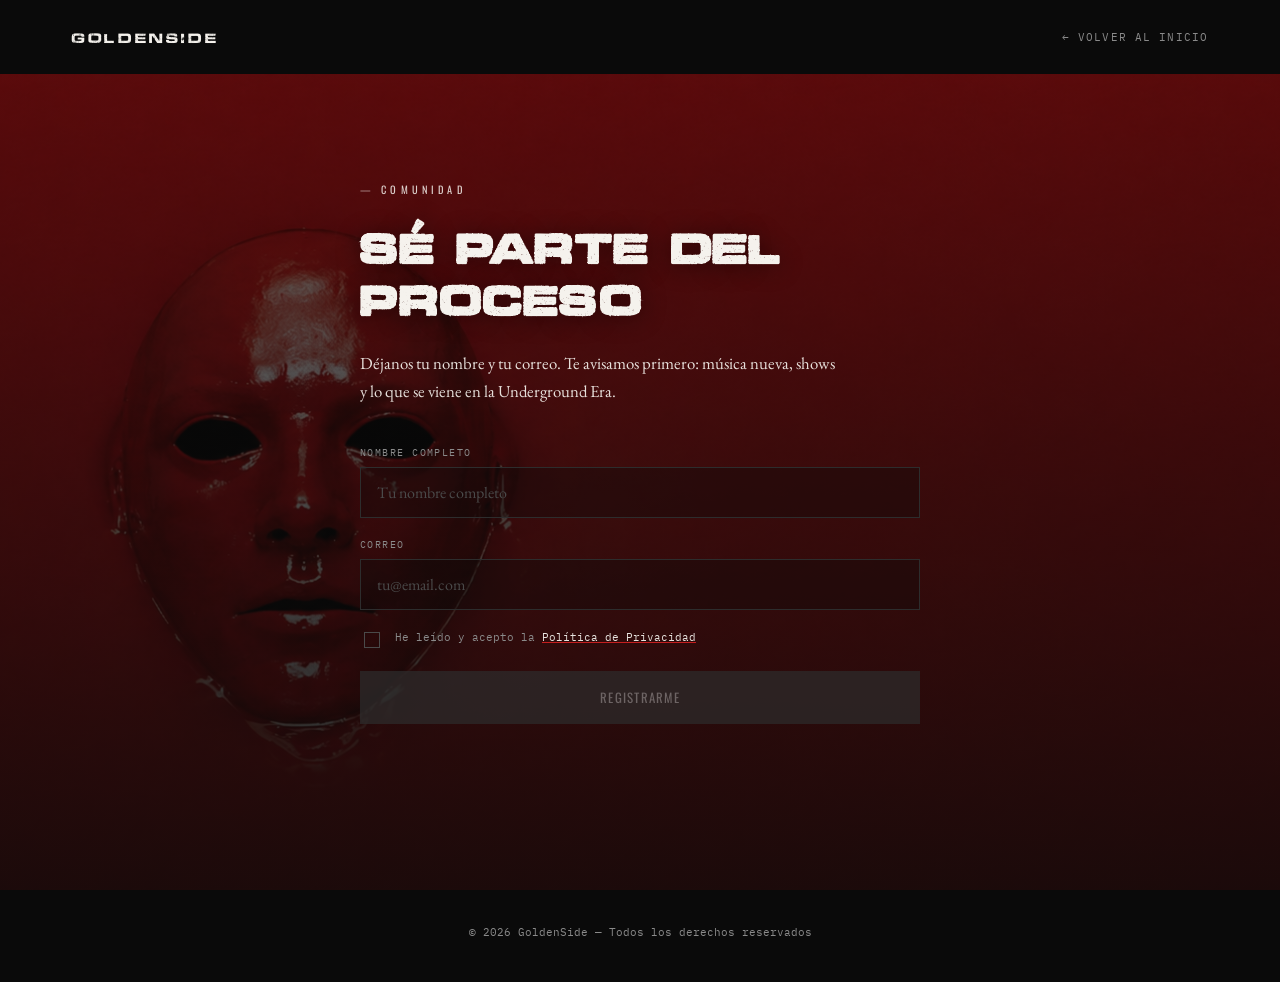
<file: comunidad.html>
<!doctype html>
<html lang="es">
<head>
  <meta charset="utf-8">
  <meta name="viewport" content="width=device-width, initial-scale=1">
  <title>Comunidad | GoldenSide</title>
  <meta name="description" content="Únete a la comunidad de GoldenSide con tu nombre y correo para enterarte antes que nadie de música nueva, shows y novedades de GoldenSide.">
  <meta name="author" content="GoldenSide">
  <meta name="robots" content="index, follow">
  <meta name="theme-color" content="#0A0A0A">
  <link rel="canonical" href="https://wearegoldenside.com/Comunidad">
  <!-- Open Graph -->
  <meta property="og:site_name" content="GoldenSide">
  <meta property="og:title" content="Comunidad | GoldenSide">
  <meta property="og:description" content="Entérate antes que nadie de música nueva, shows y novedades de GoldenSide.">
  <meta property="og:type" content="website">
  <meta property="og:url" content="https://wearegoldenside.com/Comunidad">
  <meta property="og:image" content="https://wearegoldenside.com/assets/images/og-goldenside.jpg">
  <meta property="og:locale" content="es_ES">
  <!-- Twitter Card -->
  <meta name="twitter:card" content="summary_large_image">
  <meta name="twitter:site" content="@wearegoldenside">
  <meta name="twitter:title" content="Comunidad | GoldenSide">
  <meta name="twitter:description" content="Entérate antes que nadie de música nueva, shows y novedades de GoldenSide.">
  <meta name="twitter:image" content="https://wearegoldenside.com/assets/images/og-goldenside.jpg">
  <!-- Favicon -->
  <link rel="icon" href="./assets/images/favicon.ico" sizes="any">
  <link rel="icon" type="image/png" sizes="32x32" href="./assets/images/favicon-32x32.png">
  <link rel="apple-touch-icon" sizes="180x180" href="./assets/images/favicon-180x180.png">
  <link rel="manifest" href="/site.webmanifest">
  <!-- Structured data: Breadcrumbs -->
  <script type="application/ld+json">
  {
    "@context": "https://schema.org",
    "@type": "BreadcrumbList",
    "itemListElement": [
      { "@type": "ListItem", "position": 1, "name": "Inicio", "item": "https://wearegoldenside.com/" },
      { "@type": "ListItem", "position": 2, "name": "Comunidad", "item": "https://wearegoldenside.com/Comunidad" }
    ]
  }
  </script>
  <link rel="preconnect" href="https://fonts.googleapis.com">
  <link rel="preconnect" href="https://fonts.gstatic.com" crossorigin>
  <link href="https://fonts.googleapis.com/css2?family=EB+Garamond:ital,wght@0,400;1,400&family=IBM+Plex+Mono:wght@400&family=Oswald:wght@400;600;700&display=swap" rel="stylesheet">
  <style>
@font-face {
  font-family: 'Progress';
  src: url('./assets/fonts/progress_3/PROGRESS PERSONAL USE.ttf') format('truetype');
  font-weight: normal;
  font-style: normal;
  font-display: swap;
}

:root {
  --noir: #0A0A0A;
  --carbon: #1A1A1A;
  --asphalt: #2D2D2D;
  --concrete: #4A4A4A;
  --smoke: #8A8A8A;
  --bone: #E8E4DF;
  --chalk: #F5F2ED;
  --blood: #C41E1E;
  --ember: #8B1A1A;
  --gold: #D4A843;
}

* { box-sizing: border-box; }

body {
  margin: 0;
  background: var(--noir);
  color: var(--chalk);
  font-family: 'EB Garamond', Georgia, serif;
}

a { color: inherit; }

.topbar {
  position: relative;
  z-index: 3;
  display: flex;
  align-items: center;
  justify-content: space-between;
  padding: 28px 32px;
  max-width: 1200px;
  margin: 0 auto;
}
.topbar__logo {
  font-family: 'Progress', 'Oswald', sans-serif;
  font-size: 1.1rem;
  letter-spacing: 0.15em;
  text-decoration: none;
  text-transform: uppercase;
}
.topbar__back {
  font-family: 'IBM Plex Mono', monospace;
  font-size: 0.7rem;
  letter-spacing: 0.1em;
  text-transform: uppercase;
  text-decoration: none;
  color: var(--smoke);
}
.topbar__back:hover { color: var(--chalk); }

.comunidad {
  position: relative;
  overflow: hidden;
  min-height: calc(100vh - 84px);
  display: flex;
  align-items: center;
}
.comunidad__bg {
  position: absolute;
  inset: 0;
  background-image: url('./assets/images/mask.png');
  background-size: cover;
  background-position: center;
  background-repeat: no-repeat;
  z-index: 0;
}
.comunidad__overlay {
  position: absolute;
  inset: 0;
  background: linear-gradient(180deg,
    rgba(10,10,10,0.55) 0%,
    rgba(10,10,10,0.72) 45%,
    rgba(10,10,10,0.9) 100%
  );
  z-index: 1;
}
.comunidad__inner {
  position: relative;
  z-index: 2;
  width: min(560px, calc(100% - 64px));
  margin: 0 auto;
  padding: 48px 0 80px;
}
.comunidad__label {
  display: block;
  font-family: 'Oswald', sans-serif;
  text-transform: uppercase;
  letter-spacing: 0.4em;
  font-size: 0.65rem;
  color: rgba(245, 242, 237, 0.85);
  margin-bottom: 24px;
}
.comunidad__label::before {
  content: '— ';
  color: rgba(245, 242, 237, 0.6);
}
.comunidad__title {
  font-family: 'Progress', 'Oswald', sans-serif;
  font-weight: 700;
  font-size: clamp(2.2rem, 7vw, 3.4rem);
  line-height: 0.95;
  letter-spacing: 0.02em;
  text-transform: uppercase;
  color: var(--chalk);
  text-shadow: 0 2px 24px rgba(0,0,0,0.45);
  margin: 0 0 24px;
}
.comunidad__text {
  font-size: 1.05rem;
  line-height: 1.7;
  color: rgba(245, 242, 237, 0.92);
  margin: 0 0 40px;
  max-width: 480px;
}

.comunidad__form {
  display: flex;
  flex-direction: column;
  gap: 20px;
}
.comunidad__form-group {
  display: flex;
  flex-direction: column;
  gap: 8px;
}
.comunidad__label-field {
  font-family: 'IBM Plex Mono', monospace;
  font-size: 0.6rem;
  text-transform: uppercase;
  letter-spacing: 0.15em;
  color: var(--smoke);
}
.comunidad__input {
  background: rgba(10,10,10,0.35);
  border: 1px solid var(--asphalt);
  color: var(--bone);
  font-family: 'EB Garamond', serif;
  font-size: 1rem;
  padding: 14px 16px;
  outline: none;
  transition: border-color 0.3s ease;
  width: 100%;
  appearance: none;
  -webkit-appearance: none;
}
.comunidad__input::placeholder { color: var(--concrete); }
.comunidad__input:focus { border-color: var(--blood); }

.comunidad__checkbox-wrap {
  display: flex;
  align-items: flex-start;
  gap: 12px;
  cursor: pointer;
}
.comunidad__checkbox-wrap input[type="checkbox"] {
  appearance: none;
  -webkit-appearance: none;
  width: 16px;
  height: 16px;
  min-width: 16px;
  border: 1px solid var(--concrete);
  background: transparent;
  cursor: pointer;
  margin-top: 2px;
  transition: border-color 0.2s, background 0.2s;
}
.comunidad__checkbox-wrap input[type="checkbox"]:checked {
  background: var(--blood);
  border-color: var(--blood);
  background-image: url("data:image/svg+xml,%3Csvg viewBox='0 0 10 8' xmlns='http://www.w3.org/2000/svg'%3E%3Cpath d='M1 4l3 3 5-6' stroke='%23F5F2ED' stroke-width='1.5' fill='none' stroke-linecap='round' stroke-linejoin='round'/%3E%3C/svg%3E");
  background-repeat: no-repeat;
  background-position: center;
  background-size: 10px 8px;
}
.comunidad__checkbox-wrap input[type="checkbox"]:focus-visible {
  outline: 1px solid var(--blood);
  outline-offset: 2px;
}
.comunidad__checkbox-text {
  font-family: 'IBM Plex Mono', monospace;
  font-size: 0.7rem;
  color: var(--smoke);
}
.comunidad__checkbox-text a { color: var(--bone); text-decoration-color: var(--blood); }

.comunidad__submit {
  display: inline-flex;
  align-items: center;
  justify-content: center;
  gap: 10px;
  font-family: 'Oswald', sans-serif;
  text-transform: uppercase;
  letter-spacing: 0.1em;
  font-size: 0.8rem;
  padding: 16px 36px;
  background: var(--blood);
  color: var(--chalk);
  border: 1px solid var(--blood);
  cursor: pointer;
  transition: background 0.3s ease, transform 0.3s ease, opacity 0.3s ease;
}
.comunidad__submit:hover:not(:disabled) {
  background: var(--ember);
  transform: translateY(-1px);
}
.comunidad__submit:disabled {
  background: var(--asphalt);
  border-color: var(--asphalt);
  color: var(--smoke);
  cursor: not-allowed;
  opacity: 0.7;
  transform: none;
}
.comunidad__status {
  font-family: 'IBM Plex Mono', monospace;
  font-size: 0.72rem;
  color: var(--smoke);
  margin: 4px 0 0;
  min-height: 1.2em;
}
.comunidad__status--ok { color: var(--gold); }
.comunidad__status--err { color: var(--blood); }

footer.comunidad-footer {
  position: relative;
  z-index: 2;
  text-align: center;
  padding: 24px 32px 32px;
  font-family: 'IBM Plex Mono', monospace;
  font-size: 0.7rem;
  color: var(--smoke);
}

/* Honeypot: oculto a usuarios, visible para bots */
.comunidad__hp {
  position: absolute;
  left: -9999px;
  width: 1px;
  height: 1px;
  overflow: hidden;
}

@media (max-width: 560px) {
  .topbar { padding: 20px; }
  .comunidad__inner { padding: 24px 0 56px; }
}
  </style>
</head>
<body>
  <header class="topbar">
    <a class="topbar__logo" href="/">GoldenSide</a>
    <a class="topbar__back" href="/">← Volver al inicio</a>
  </header>

  <main class="comunidad">
    <div class="comunidad__bg" aria-hidden="true"></div>
    <div class="comunidad__overlay" aria-hidden="true"></div>
    <div class="comunidad__inner">
      <span class="comunidad__label">Comunidad</span>
      <h1 class="comunidad__title">Sé parte del proceso</h1>
      <p class="comunidad__text">Déjanos tu nombre y tu correo. Te avisamos primero: música nueva, shows y lo que se viene en la Underground Era.</p>

      <form class="comunidad__form" id="comunidad-form" action="./register.php" method="POST" aria-label="Formulario de registro" novalidate>
        <div class="comunidad__hp" aria-hidden="true">
          <label for="rg-website">No rellenar este campo</label>
          <input type="text" id="rg-website" name="website" tabindex="-1" autocomplete="off">
        </div>

        <div class="comunidad__form-group">
          <label class="comunidad__label-field" for="rg-nombre">Nombre completo</label>
          <input class="comunidad__input" type="text" id="rg-nombre" name="nombre_completo" placeholder="Tu nombre completo" autocomplete="name" required>
        </div>

        <div class="comunidad__form-group">
          <label class="comunidad__label-field" for="rg-correo">Correo</label>
          <input class="comunidad__input" type="email" id="rg-correo" name="correo" placeholder="tu@email.com" autocomplete="email" required>
        </div>

        <div class="comunidad__form-group">
          <label class="comunidad__checkbox-wrap">
            <input type="checkbox" id="rg-privacidad" name="privacidad" required>
            <span class="comunidad__checkbox-text">He leído y acepto la <a href="./legal/politica-privacidad.html" target="_blank" rel="noopener">Política de Privacidad</a></span>
          </label>
        </div>

        <div class="comunidad__form-group">
          <button class="comunidad__submit" type="submit" disabled aria-disabled="true">Registrarme</button>
          <p class="comunidad__status" id="rg-status" role="status" aria-live="polite"></p>
        </div>
      </form>
    </div>
  </main>

  <footer class="comunidad-footer">
    <p>© 2026 GoldenSide — Todos los derechos reservados</p>
  </footer>

  <script>
  (function () {
    var form = document.getElementById('comunidad-form');
    var status = document.getElementById('rg-status');
    if (!form || !status) return;

    var submitBtn = form.querySelector('.comunidad__submit');

    var updateSubmitState = function () {
      var valid = form.checkValidity();
      submitBtn.disabled = !valid;
      submitBtn.setAttribute('aria-disabled', String(!valid));
    };
    form.addEventListener('input', updateSubmitState);
    form.addEventListener('change', updateSubmitState);
    updateSubmitState();

    form.addEventListener('submit', function (e) {
      e.preventDefault();
      if (submitBtn.disabled) return;

      var data = new FormData(form);
      submitBtn.disabled = true;
      submitBtn.textContent = 'Enviando...';
      status.textContent = '';
      status.className = 'comunidad__status';

      fetch(form.action, {
        method: 'POST',
        body: data,
        headers: { Accept: 'application/json' }
      })
        .then(function (res) {
          return res.json().then(function (json) {
            return { ok: res.ok, json: json };
          });
        })
        .then(function (result) {
          if (result.ok && result.json && result.json.ok) {
            status.textContent = 'Listo. Revisa tu correo, te escribimos.';
            status.classList.add('comunidad__status--ok');
            form.reset();
          } else if (result.json && result.json.error === 'duplicate_email') {
            status.textContent = 'Ese correo ya está registrado.';
            status.classList.add('comunidad__status--err');
          } else {
            throw new Error('server');
          }
        })
        .catch(function () {
          status.textContent = 'Algo salió mal. Escríbenos a wearegoldenside@gmail.com';
          status.classList.add('comunidad__status--err');
        })
        .finally(function () {
          submitBtn.textContent = 'Registrarme';
          updateSubmitState();
        });
    });
  })();
  </script>
</body>
</html>
</file>
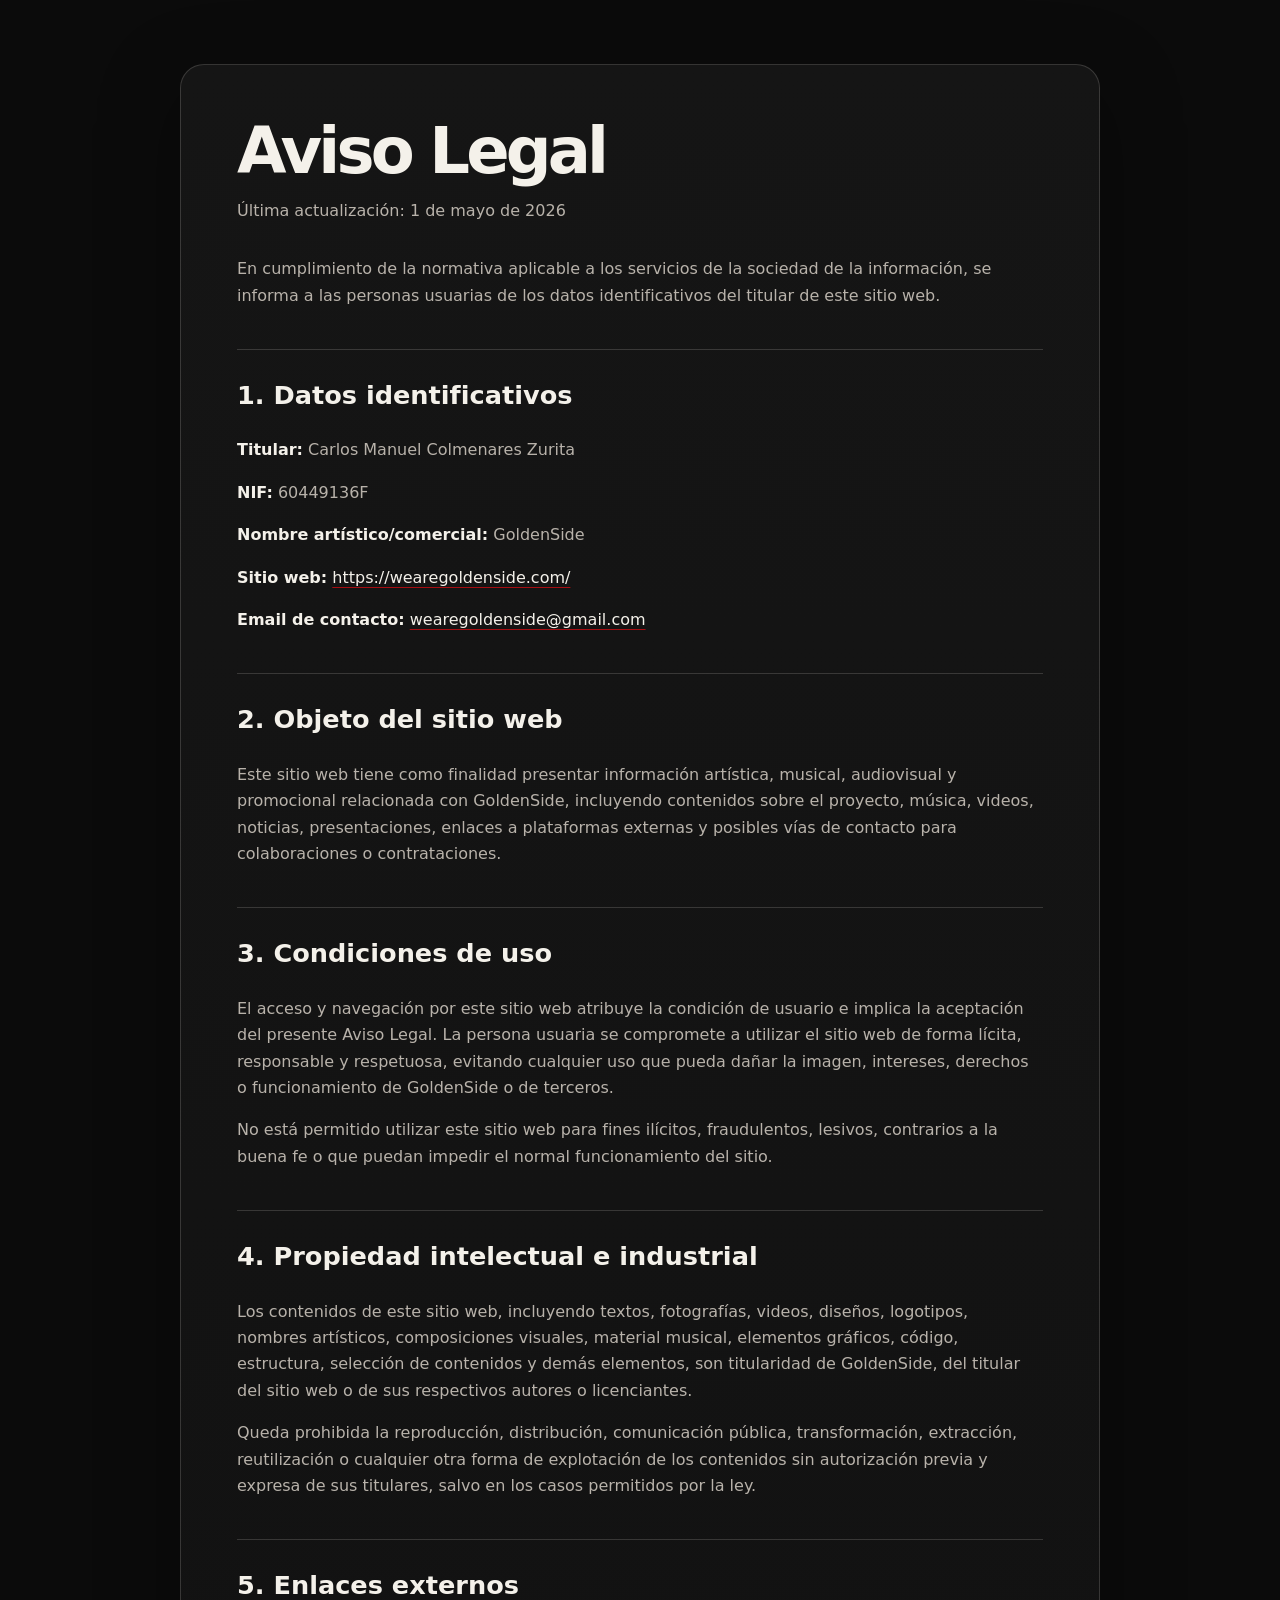
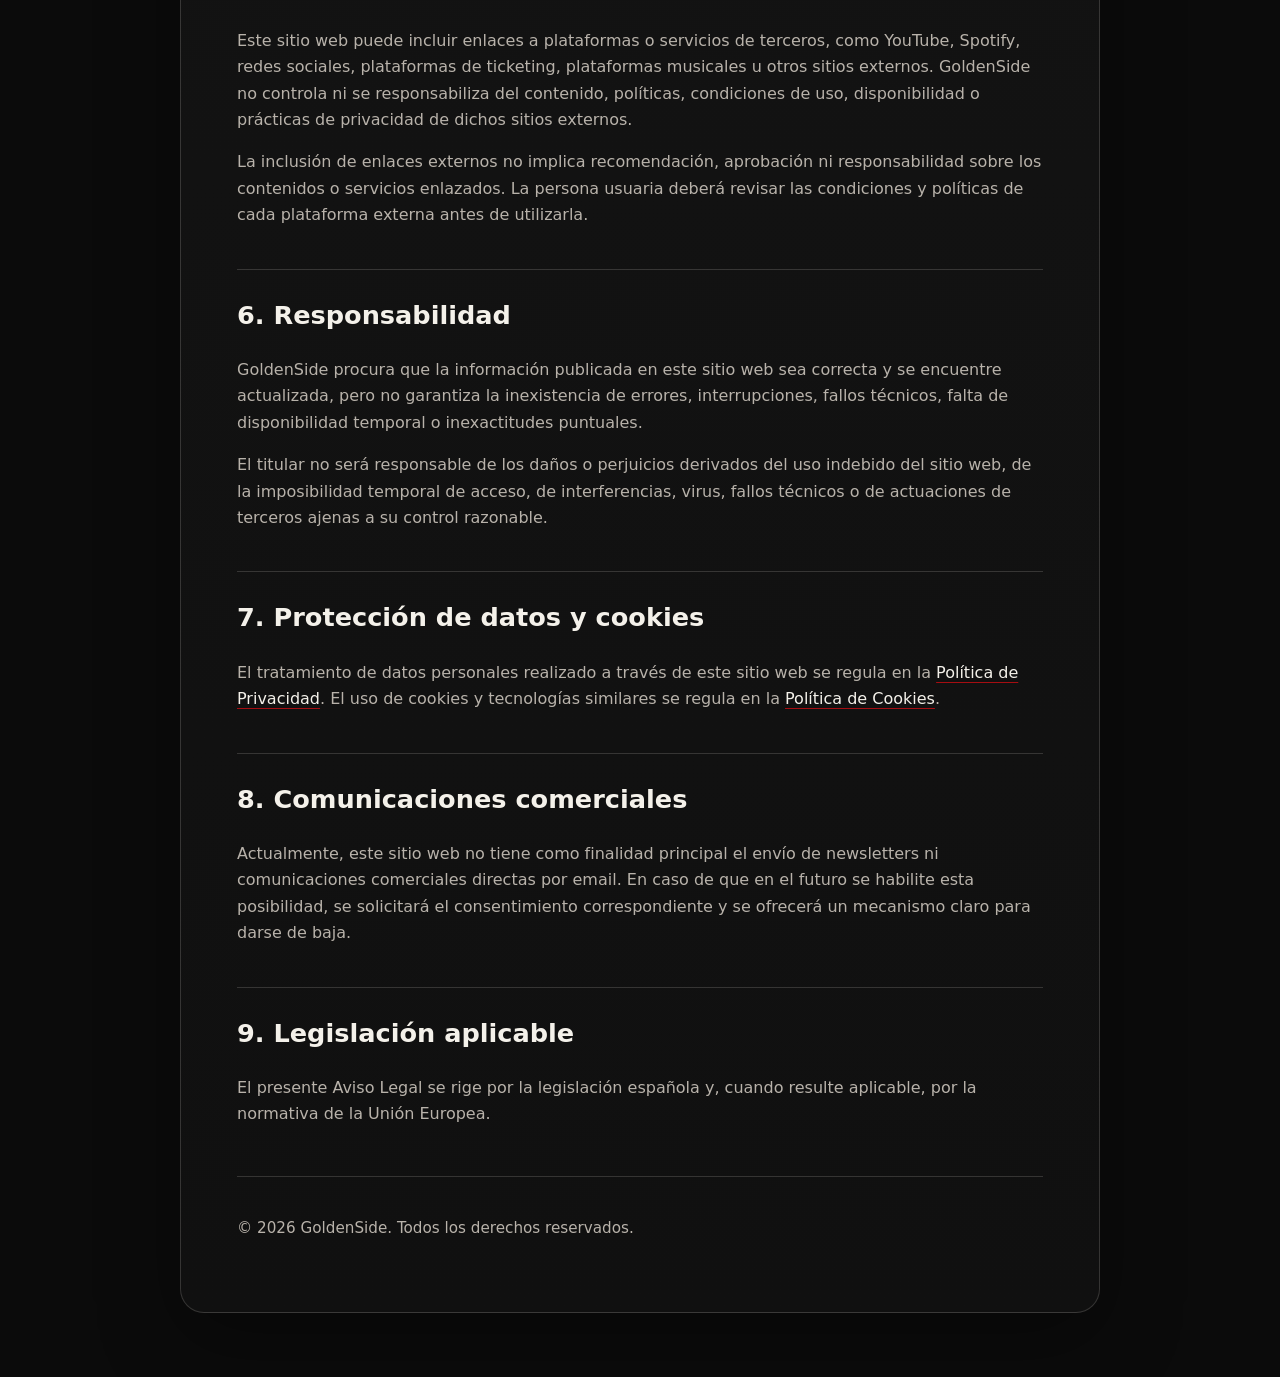
<file: legal/aviso-legal.html>
<!doctype html>
<html lang="es">
<head>
  <meta charset="utf-8">
  <meta name="viewport" content="width=device-width, initial-scale=1">
  <title>Aviso Legal | GoldenSide</title>
  <meta name="description" content="Aviso legal de GoldenSide: información del titular del sitio, condiciones de uso y propiedad intelectual.">
  <meta name="author" content="GoldenSide">
  <meta name="robots" content="index, follow">
  <meta name="theme-color" content="#050505">
  <link rel="canonical" href="https://wearegoldenside.com/legal/aviso-legal.html">
  <!-- Open Graph -->
  <meta property="og:site_name" content="GoldenSide">
  <meta property="og:title" content="Aviso Legal | GoldenSide">
  <meta property="og:description" content="Aviso legal de GoldenSide: información del titular del sitio, condiciones de uso y propiedad intelectual.">
  <meta property="og:type" content="article">
  <meta property="og:url" content="https://wearegoldenside.com/legal/aviso-legal.html">
  <meta property="og:image" content="https://wearegoldenside.com/assets/images/og-goldenside.jpg">
  <meta property="og:locale" content="es_ES">
  <!-- Twitter Card -->
  <meta name="twitter:card" content="summary_large_image">
  <meta name="twitter:site" content="@wearegoldenside">
  <meta name="twitter:title" content="Aviso Legal | GoldenSide">
  <meta name="twitter:description" content="Aviso legal de GoldenSide: información del titular del sitio, condiciones de uso y propiedad intelectual.">
  <meta name="twitter:image" content="https://wearegoldenside.com/assets/images/og-goldenside.jpg">
  <!-- Favicon -->
  <link rel="icon" href="../assets/images/favicon.ico" sizes="any">
  <link rel="icon" type="image/png" sizes="32x32" href="../assets/images/favicon-32x32.png">
  <link rel="apple-touch-icon" sizes="180x180" href="../assets/images/favicon-180x180.png">
  <link rel="manifest" href="/site.webmanifest">
  <!-- Structured data: Breadcrumbs -->
  <script type="application/ld+json">
  {
    "@context": "https://schema.org",
    "@type": "BreadcrumbList",
    "itemListElement": [
      { "@type": "ListItem", "position": 1, "name": "Inicio", "item": "https://wearegoldenside.com/" },
      { "@type": "ListItem", "position": 2, "name": "Aviso Legal", "item": "https://wearegoldenside.com/legal/aviso-legal.html" }
    ]
  }
  </script>
  <style>
:root {
  --bg: #0b0b0b;
  --panel: #151515;
  --text: #f4f1ea;
  --muted: #b8b2aa;
  --accent: #a60d11;
  --line: rgba(244, 241, 234, 0.16);
}

* {
  box-sizing: border-box;
}

body {
  margin: 0;
  font-family: system-ui, -apple-system, BlinkMacSystemFont, "Segoe UI", sans-serif;
  background: var(--bg);
  color: var(--text);
  line-height: 1.65;
}

main {
  width: min(920px, calc(100% - 32px));
  margin: 0 auto;
  padding: 64px 0;
}

.legal-card {
  background: linear-gradient(to bottom, var(--panel), #101010);
  border: 1px solid var(--line);
  border-radius: 24px;
  padding: clamp(24px, 5vw, 56px);
  box-shadow: 0 24px 80px rgba(0, 0, 0, 0.35);
}

h1 {
  margin: 0 0 8px;
  font-size: clamp(2rem, 5vw, 4rem);
  letter-spacing: -0.06em;
  line-height: 0.95;
}

h2 {
  margin-top: 40px;
  padding-top: 24px;
  border-top: 1px solid var(--line);
  font-size: clamp(1.25rem, 2vw, 1.75rem);
}

h3 {
  margin-top: 28px;
  font-size: 1.05rem;
  color: var(--text);
}

p, li {
  color: var(--muted);
}

a {
  color: var(--text);
  text-decoration-color: var(--accent);
  text-underline-offset: 4px;
}

.meta {
  color: var(--muted);
  margin-bottom: 32px;
}

strong {
  color: var(--text);
}

ul {
  padding-left: 1.25rem;
}

.notice {
  border-left: 4px solid var(--accent);
  padding: 16px 18px;
  background: rgba(166, 13, 17, 0.12);
  border-radius: 12px;
  color: var(--text);
}

footer {
  margin-top: 48px;
  padding-top: 24px;
  border-top: 1px solid var(--line);
  color: var(--muted);
  font-size: 0.95rem;
}
</style>
</head>
<body>
  <main>
    <article class="legal-card">
      <h1>Aviso Legal</h1>
      <p class="meta">Última actualización: 1 de mayo de 2026</p>

      <p>En cumplimiento de la normativa aplicable a los servicios de la sociedad de la información, se informa a las personas usuarias de los datos identificativos del titular de este sitio web.</p>

      <h2>1. Datos identificativos</h2>
      <p><strong>Titular:</strong> Carlos Manuel Colmenares Zurita</p>
      <p><strong>NIF:</strong> 60449136F</p>
      <p><strong>Nombre artístico/comercial:</strong> GoldenSide</p>
      <p><strong>Sitio web:</strong> <a href="https://wearegoldenside.com/">https://wearegoldenside.com/</a></p>
      <p><strong>Email de contacto:</strong> <a href="mailto:wearegoldenside@gmail.com">wearegoldenside@gmail.com</a></p>

      <h2>2. Objeto del sitio web</h2>
      <p>Este sitio web tiene como finalidad presentar información artística, musical, audiovisual y promocional relacionada con GoldenSide, incluyendo contenidos sobre el proyecto, música, videos, noticias, presentaciones, enlaces a plataformas externas y posibles vías de contacto para colaboraciones o contrataciones.</p>

      <h2>3. Condiciones de uso</h2>
      <p>El acceso y navegación por este sitio web atribuye la condición de usuario e implica la aceptación del presente Aviso Legal. La persona usuaria se compromete a utilizar el sitio web de forma lícita, responsable y respetuosa, evitando cualquier uso que pueda dañar la imagen, intereses, derechos o funcionamiento de GoldenSide o de terceros.</p>

      <p>No está permitido utilizar este sitio web para fines ilícitos, fraudulentos, lesivos, contrarios a la buena fe o que puedan impedir el normal funcionamiento del sitio.</p>

      <h2>4. Propiedad intelectual e industrial</h2>
      <p>Los contenidos de este sitio web, incluyendo textos, fotografías, videos, diseños, logotipos, nombres artísticos, composiciones visuales, material musical, elementos gráficos, código, estructura, selección de contenidos y demás elementos, son titularidad de GoldenSide, del titular del sitio web o de sus respectivos autores o licenciantes.</p>

      <p>Queda prohibida la reproducción, distribución, comunicación pública, transformación, extracción, reutilización o cualquier otra forma de explotación de los contenidos sin autorización previa y expresa de sus titulares, salvo en los casos permitidos por la ley.</p>

      <h2>5. Enlaces externos</h2>
      <p>Este sitio web puede incluir enlaces a plataformas o servicios de terceros, como YouTube, Spotify, redes sociales, plataformas de ticketing, plataformas musicales u otros sitios externos. GoldenSide no controla ni se responsabiliza del contenido, políticas, condiciones de uso, disponibilidad o prácticas de privacidad de dichos sitios externos.</p>

      <p>La inclusión de enlaces externos no implica recomendación, aprobación ni responsabilidad sobre los contenidos o servicios enlazados. La persona usuaria deberá revisar las condiciones y políticas de cada plataforma externa antes de utilizarla.</p>

      <h2>6. Responsabilidad</h2>
      <p>GoldenSide procura que la información publicada en este sitio web sea correcta y se encuentre actualizada, pero no garantiza la inexistencia de errores, interrupciones, fallos técnicos, falta de disponibilidad temporal o inexactitudes puntuales.</p>

      <p>El titular no será responsable de los daños o perjuicios derivados del uso indebido del sitio web, de la imposibilidad temporal de acceso, de interferencias, virus, fallos técnicos o de actuaciones de terceros ajenas a su control razonable.</p>

      <h2>7. Protección de datos y cookies</h2>
      <p>El tratamiento de datos personales realizado a través de este sitio web se regula en la <a href="/politica-privacidad.html">Política de Privacidad</a>. El uso de cookies y tecnologías similares se regula en la <a href="/politica-cookies.html">Política de Cookies</a>.</p>

      <h2>8. Comunicaciones comerciales</h2>
      <p>Actualmente, este sitio web no tiene como finalidad principal el envío de newsletters ni comunicaciones comerciales directas por email. En caso de que en el futuro se habilite esta posibilidad, se solicitará el consentimiento correspondiente y se ofrecerá un mecanismo claro para darse de baja.</p>

      <h2>9. Legislación aplicable</h2>
      <p>El presente Aviso Legal se rige por la legislación española y, cuando resulte aplicable, por la normativa de la Unión Europea.</p>

      <footer>
        <p>© 2026 GoldenSide. Todos los derechos reservados.</p>
      </footer>
    </article>
  </main>
</body>
</html>
</file>
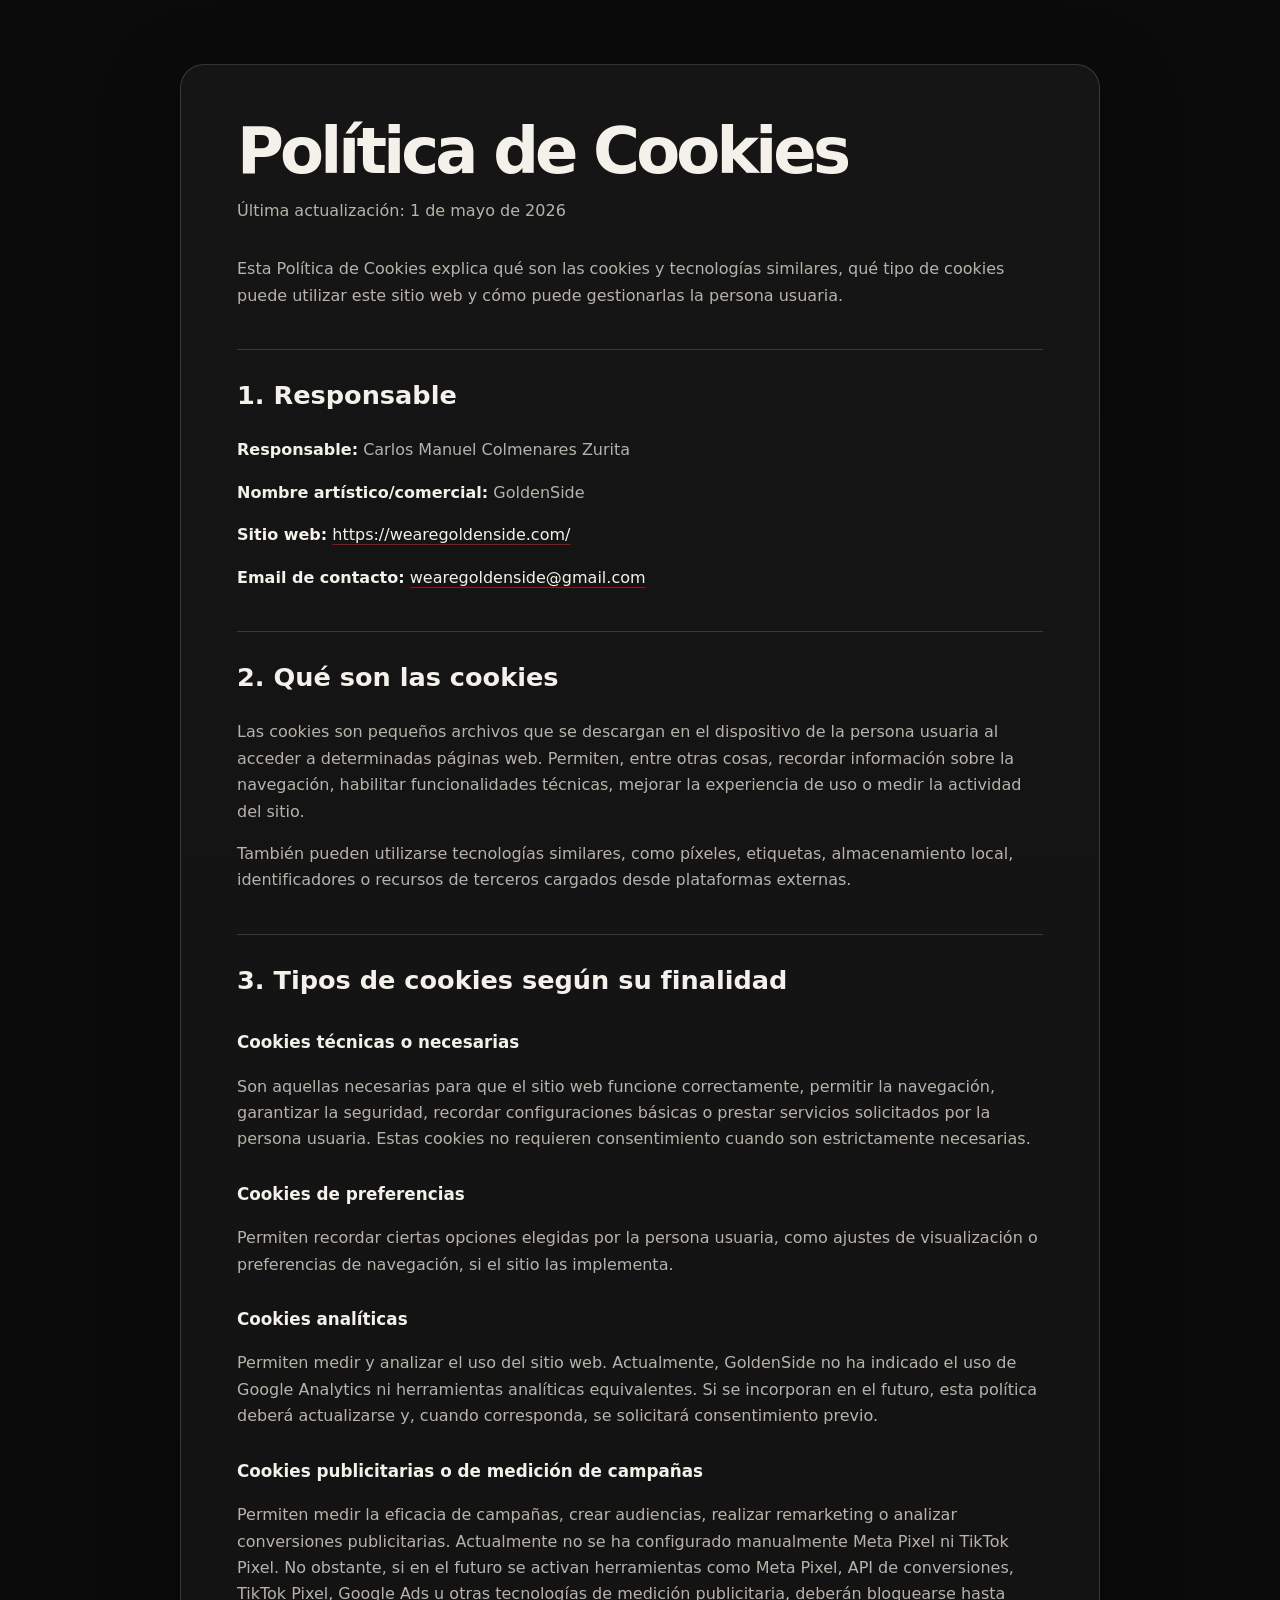
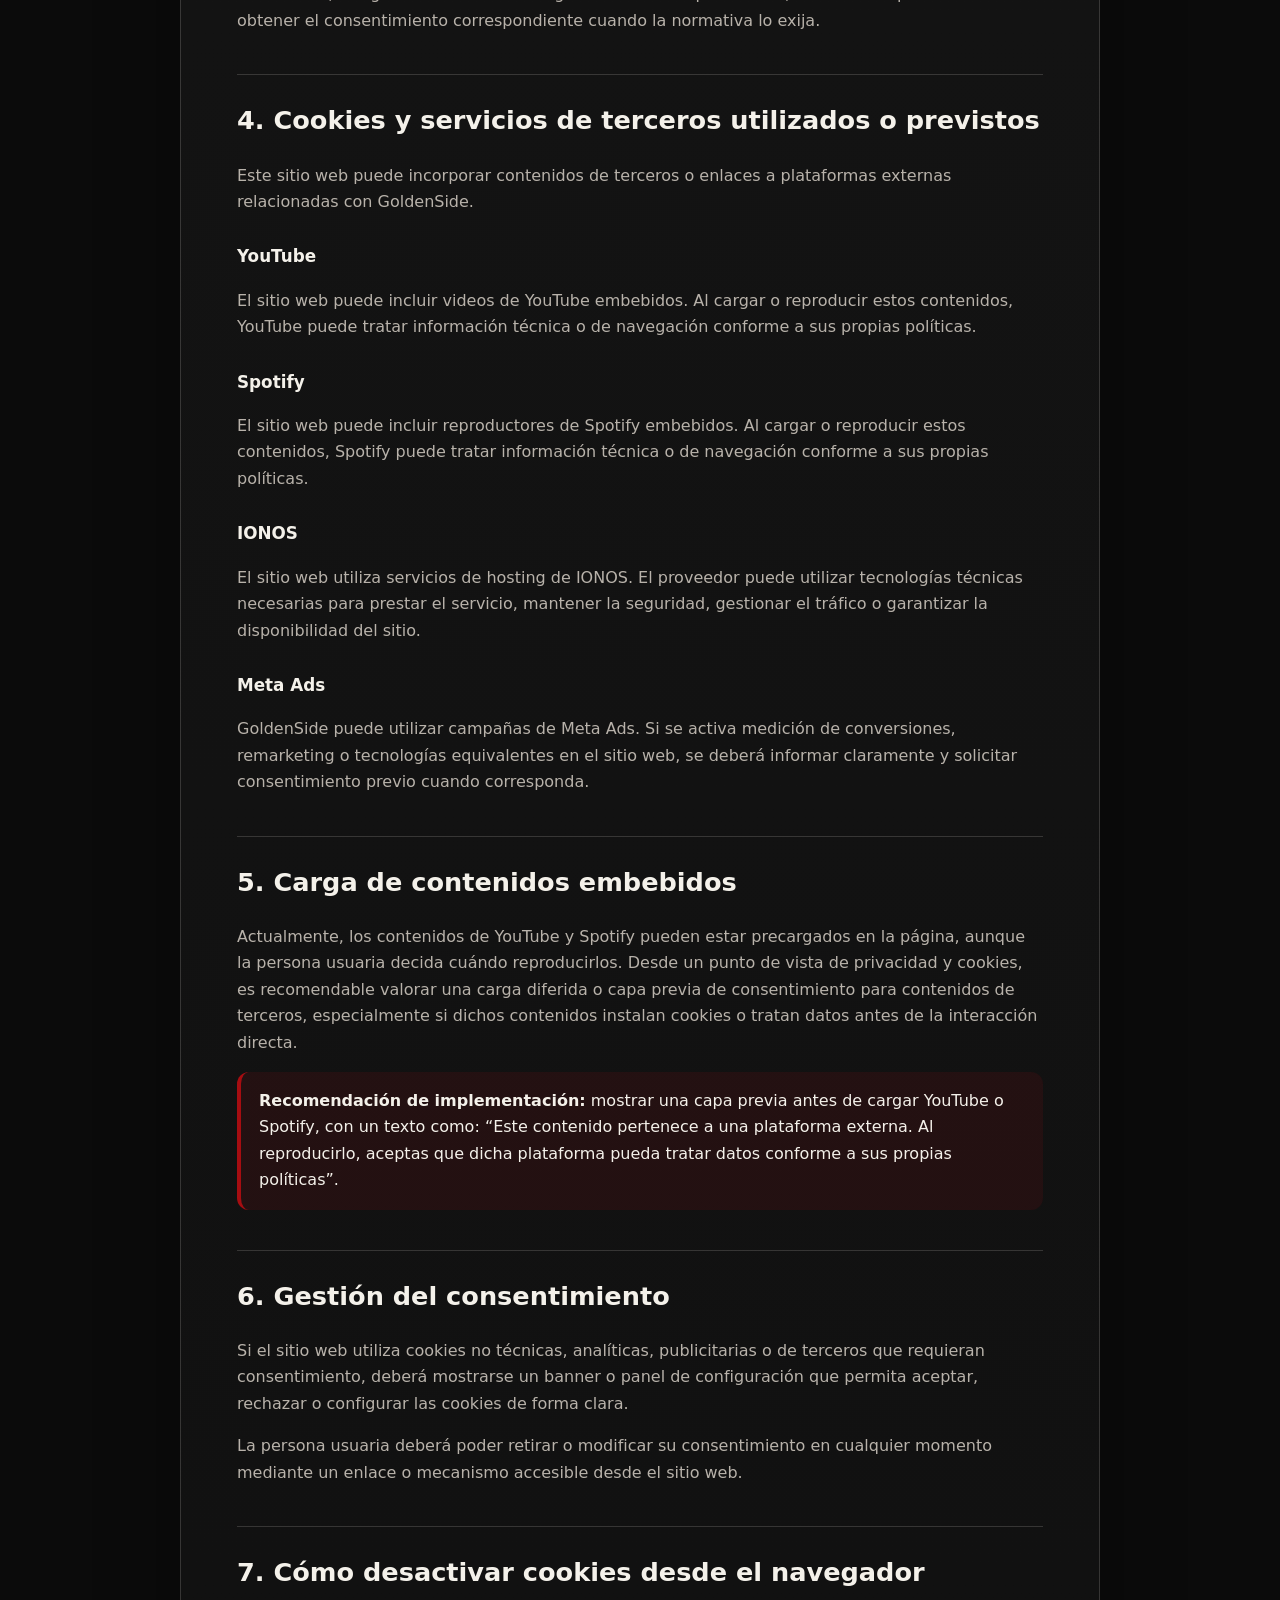
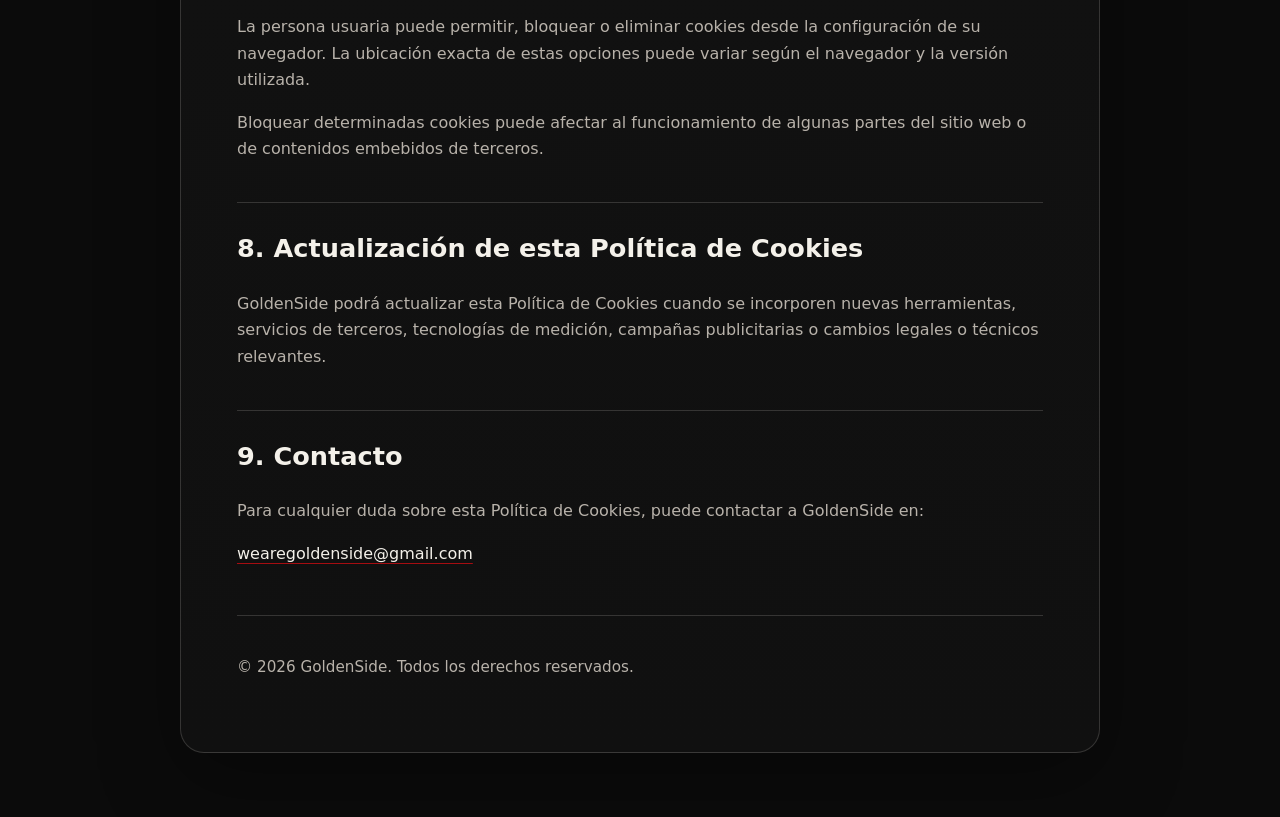
<file: legal/politica-cookies.html>
<!doctype html>
<html lang="es">
<head>
  <meta charset="utf-8">
  <meta name="viewport" content="width=device-width, initial-scale=1">
  <title>Política de Cookies | GoldenSide</title>
  <meta name="description" content="Política de cookies de GoldenSide: tipos de cookies utilizadas, finalidad, gestión del consentimiento y configuración del navegador.">
  <meta name="author" content="GoldenSide">
  <meta name="robots" content="index, follow">
  <meta name="theme-color" content="#050505">
  <link rel="canonical" href="https://wearegoldenside.com/legal/politica-cookies.html">
  <!-- Open Graph -->
  <meta property="og:site_name" content="GoldenSide">
  <meta property="og:title" content="Política de Cookies | GoldenSide">
  <meta property="og:description" content="Política de cookies de GoldenSide: tipos de cookies utilizadas, finalidad, gestión del consentimiento y configuración del navegador.">
  <meta property="og:type" content="article">
  <meta property="og:url" content="https://wearegoldenside.com/legal/politica-cookies.html">
  <meta property="og:image" content="https://wearegoldenside.com/assets/images/og-goldenside.jpg">
  <meta property="og:locale" content="es_ES">
  <!-- Twitter Card -->
  <meta name="twitter:card" content="summary_large_image">
  <meta name="twitter:site" content="@wearegoldenside">
  <meta name="twitter:title" content="Política de Cookies | GoldenSide">
  <meta name="twitter:description" content="Política de cookies de GoldenSide: tipos de cookies utilizadas, finalidad, gestión del consentimiento y configuración del navegador.">
  <meta name="twitter:image" content="https://wearegoldenside.com/assets/images/og-goldenside.jpg">
  <!-- Favicon -->
  <link rel="icon" href="../assets/images/favicon.ico" sizes="any">
  <link rel="icon" type="image/png" sizes="32x32" href="../assets/images/favicon-32x32.png">
  <link rel="apple-touch-icon" sizes="180x180" href="../assets/images/favicon-180x180.png">
  <link rel="manifest" href="/site.webmanifest">
  <!-- Structured data: Breadcrumbs -->
  <script type="application/ld+json">
  {
    "@context": "https://schema.org",
    "@type": "BreadcrumbList",
    "itemListElement": [
      { "@type": "ListItem", "position": 1, "name": "Inicio", "item": "https://wearegoldenside.com/" },
      { "@type": "ListItem", "position": 2, "name": "Política de Cookies", "item": "https://wearegoldenside.com/legal/politica-cookies.html" }
    ]
  }
  </script>
  <style>
:root {
  --bg: #0b0b0b;
  --panel: #151515;
  --text: #f4f1ea;
  --muted: #b8b2aa;
  --accent: #a60d11;
  --line: rgba(244, 241, 234, 0.16);
}

* {
  box-sizing: border-box;
}

body {
  margin: 0;
  font-family: system-ui, -apple-system, BlinkMacSystemFont, "Segoe UI", sans-serif;
  background: var(--bg);
  color: var(--text);
  line-height: 1.65;
}

main {
  width: min(920px, calc(100% - 32px));
  margin: 0 auto;
  padding: 64px 0;
}

.legal-card {
  background: linear-gradient(to bottom, var(--panel), #101010);
  border: 1px solid var(--line);
  border-radius: 24px;
  padding: clamp(24px, 5vw, 56px);
  box-shadow: 0 24px 80px rgba(0, 0, 0, 0.35);
}

h1 {
  margin: 0 0 8px;
  font-size: clamp(2rem, 5vw, 4rem);
  letter-spacing: -0.06em;
  line-height: 0.95;
}

h2 {
  margin-top: 40px;
  padding-top: 24px;
  border-top: 1px solid var(--line);
  font-size: clamp(1.25rem, 2vw, 1.75rem);
}

h3 {
  margin-top: 28px;
  font-size: 1.05rem;
  color: var(--text);
}

p, li {
  color: var(--muted);
}

a {
  color: var(--text);
  text-decoration-color: var(--accent);
  text-underline-offset: 4px;
}

.meta {
  color: var(--muted);
  margin-bottom: 32px;
}

strong {
  color: var(--text);
}

ul {
  padding-left: 1.25rem;
}

.notice {
  border-left: 4px solid var(--accent);
  padding: 16px 18px;
  background: rgba(166, 13, 17, 0.12);
  border-radius: 12px;
  color: var(--text);
}

footer {
  margin-top: 48px;
  padding-top: 24px;
  border-top: 1px solid var(--line);
  color: var(--muted);
  font-size: 0.95rem;
}
</style>
</head>
<body>
  <main>
    <article class="legal-card">
      <h1>Política de Cookies</h1>
      <p class="meta">Última actualización: 1 de mayo de 2026</p>

      <p>Esta Política de Cookies explica qué son las cookies y tecnologías similares, qué tipo de cookies puede utilizar este sitio web y cómo puede gestionarlas la persona usuaria.</p>

      <h2>1. Responsable</h2>
      <p><strong>Responsable:</strong> Carlos Manuel Colmenares Zurita</p>
      <p><strong>Nombre artístico/comercial:</strong> GoldenSide</p>
      <p><strong>Sitio web:</strong> <a href="https://wearegoldenside.com/">https://wearegoldenside.com/</a></p>
      <p><strong>Email de contacto:</strong> <a href="mailto:wearegoldenside@gmail.com">wearegoldenside@gmail.com</a></p>

      <h2>2. Qué son las cookies</h2>
      <p>Las cookies son pequeños archivos que se descargan en el dispositivo de la persona usuaria al acceder a determinadas páginas web. Permiten, entre otras cosas, recordar información sobre la navegación, habilitar funcionalidades técnicas, mejorar la experiencia de uso o medir la actividad del sitio.</p>

      <p>También pueden utilizarse tecnologías similares, como píxeles, etiquetas, almacenamiento local, identificadores o recursos de terceros cargados desde plataformas externas.</p>

      <h2>3. Tipos de cookies según su finalidad</h2>

      <h3>Cookies técnicas o necesarias</h3>
      <p>Son aquellas necesarias para que el sitio web funcione correctamente, permitir la navegación, garantizar la seguridad, recordar configuraciones básicas o prestar servicios solicitados por la persona usuaria. Estas cookies no requieren consentimiento cuando son estrictamente necesarias.</p>

      <h3>Cookies de preferencias</h3>
      <p>Permiten recordar ciertas opciones elegidas por la persona usuaria, como ajustes de visualización o preferencias de navegación, si el sitio las implementa.</p>

      <h3>Cookies analíticas</h3>
      <p>Permiten medir y analizar el uso del sitio web. Actualmente, GoldenSide no ha indicado el uso de Google Analytics ni herramientas analíticas equivalentes. Si se incorporan en el futuro, esta política deberá actualizarse y, cuando corresponda, se solicitará consentimiento previo.</p>

      <h3>Cookies publicitarias o de medición de campañas</h3>
      <p>Permiten medir la eficacia de campañas, crear audiencias, realizar remarketing o analizar conversiones publicitarias. Actualmente no se ha configurado manualmente Meta Pixel ni TikTok Pixel. No obstante, si en el futuro se activan herramientas como Meta Pixel, API de conversiones, TikTok Pixel, Google Ads u otras tecnologías de medición publicitaria, deberán bloquearse hasta obtener el consentimiento correspondiente cuando la normativa lo exija.</p>

      <h2>4. Cookies y servicios de terceros utilizados o previstos</h2>
      <p>Este sitio web puede incorporar contenidos de terceros o enlaces a plataformas externas relacionadas con GoldenSide.</p>

      <h3>YouTube</h3>
      <p>El sitio web puede incluir videos de YouTube embebidos. Al cargar o reproducir estos contenidos, YouTube puede tratar información técnica o de navegación conforme a sus propias políticas.</p>

      <h3>Spotify</h3>
      <p>El sitio web puede incluir reproductores de Spotify embebidos. Al cargar o reproducir estos contenidos, Spotify puede tratar información técnica o de navegación conforme a sus propias políticas.</p>

      <h3>IONOS</h3>
      <p>El sitio web utiliza servicios de hosting de IONOS. El proveedor puede utilizar tecnologías técnicas necesarias para prestar el servicio, mantener la seguridad, gestionar el tráfico o garantizar la disponibilidad del sitio.</p>

      <h3>Meta Ads</h3>
      <p>GoldenSide puede utilizar campañas de Meta Ads. Si se activa medición de conversiones, remarketing o tecnologías equivalentes en el sitio web, se deberá informar claramente y solicitar consentimiento previo cuando corresponda.</p>

      <h2>5. Carga de contenidos embebidos</h2>
      <p>Actualmente, los contenidos de YouTube y Spotify pueden estar precargados en la página, aunque la persona usuaria decida cuándo reproducirlos. Desde un punto de vista de privacidad y cookies, es recomendable valorar una carga diferida o capa previa de consentimiento para contenidos de terceros, especialmente si dichos contenidos instalan cookies o tratan datos antes de la interacción directa.</p>

      <p class="notice"><strong>Recomendación de implementación:</strong> mostrar una capa previa antes de cargar YouTube o Spotify, con un texto como: “Este contenido pertenece a una plataforma externa. Al reproducirlo, aceptas que dicha plataforma pueda tratar datos conforme a sus propias políticas”.</p>

      <h2>6. Gestión del consentimiento</h2>
      <p>Si el sitio web utiliza cookies no técnicas, analíticas, publicitarias o de terceros que requieran consentimiento, deberá mostrarse un banner o panel de configuración que permita aceptar, rechazar o configurar las cookies de forma clara.</p>

      <p>La persona usuaria deberá poder retirar o modificar su consentimiento en cualquier momento mediante un enlace o mecanismo accesible desde el sitio web.</p>

      <h2>7. Cómo desactivar cookies desde el navegador</h2>
      <p>La persona usuaria puede permitir, bloquear o eliminar cookies desde la configuración de su navegador. La ubicación exacta de estas opciones puede variar según el navegador y la versión utilizada.</p>

      <p>Bloquear determinadas cookies puede afectar al funcionamiento de algunas partes del sitio web o de contenidos embebidos de terceros.</p>

      <h2>8. Actualización de esta Política de Cookies</h2>
      <p>GoldenSide podrá actualizar esta Política de Cookies cuando se incorporen nuevas herramientas, servicios de terceros, tecnologías de medición, campañas publicitarias o cambios legales o técnicos relevantes.</p>

      <h2>9. Contacto</h2>
      <p>Para cualquier duda sobre esta Política de Cookies, puede contactar a GoldenSide en:</p>
      <p><a href="mailto:wearegoldenside@gmail.com">wearegoldenside@gmail.com</a></p>

      <footer>
        <p>© 2026 GoldenSide. Todos los derechos reservados.</p>
      </footer>
    </article>
  </main>
</body>
</html>
</file>
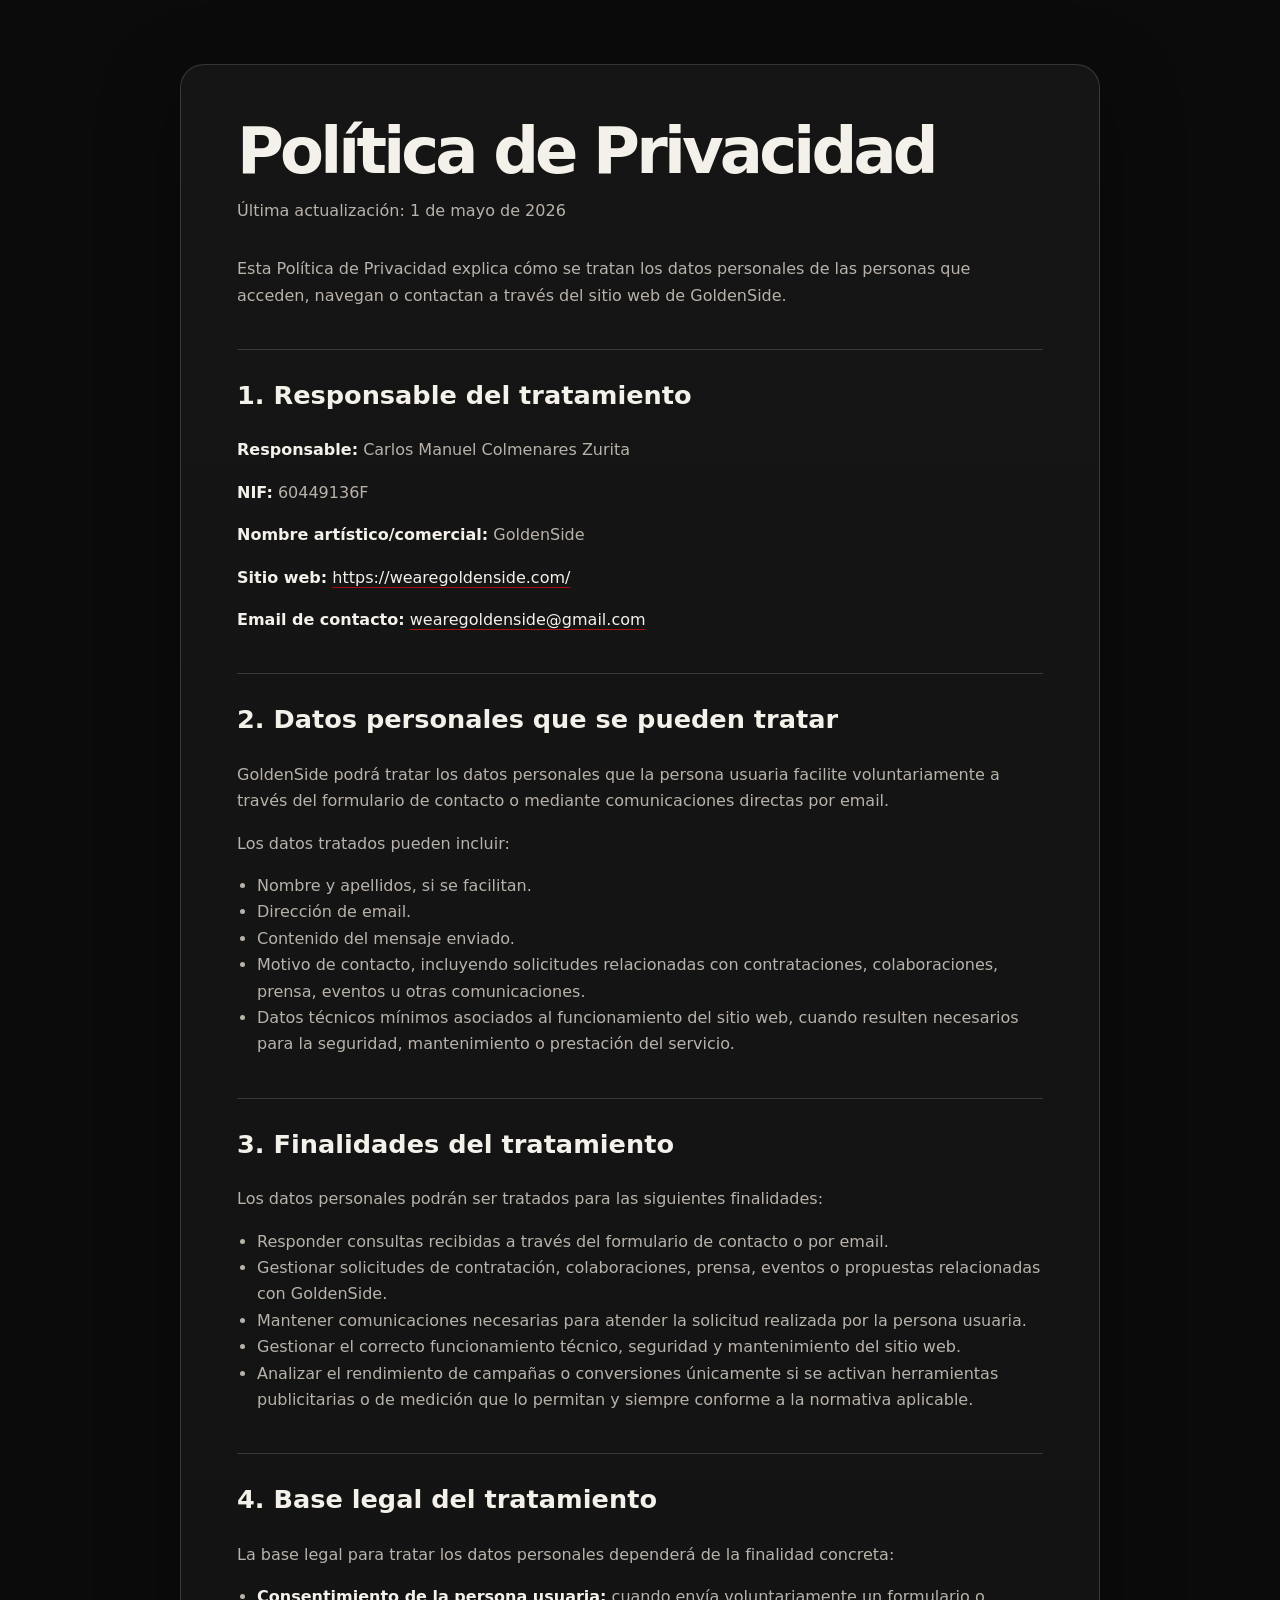
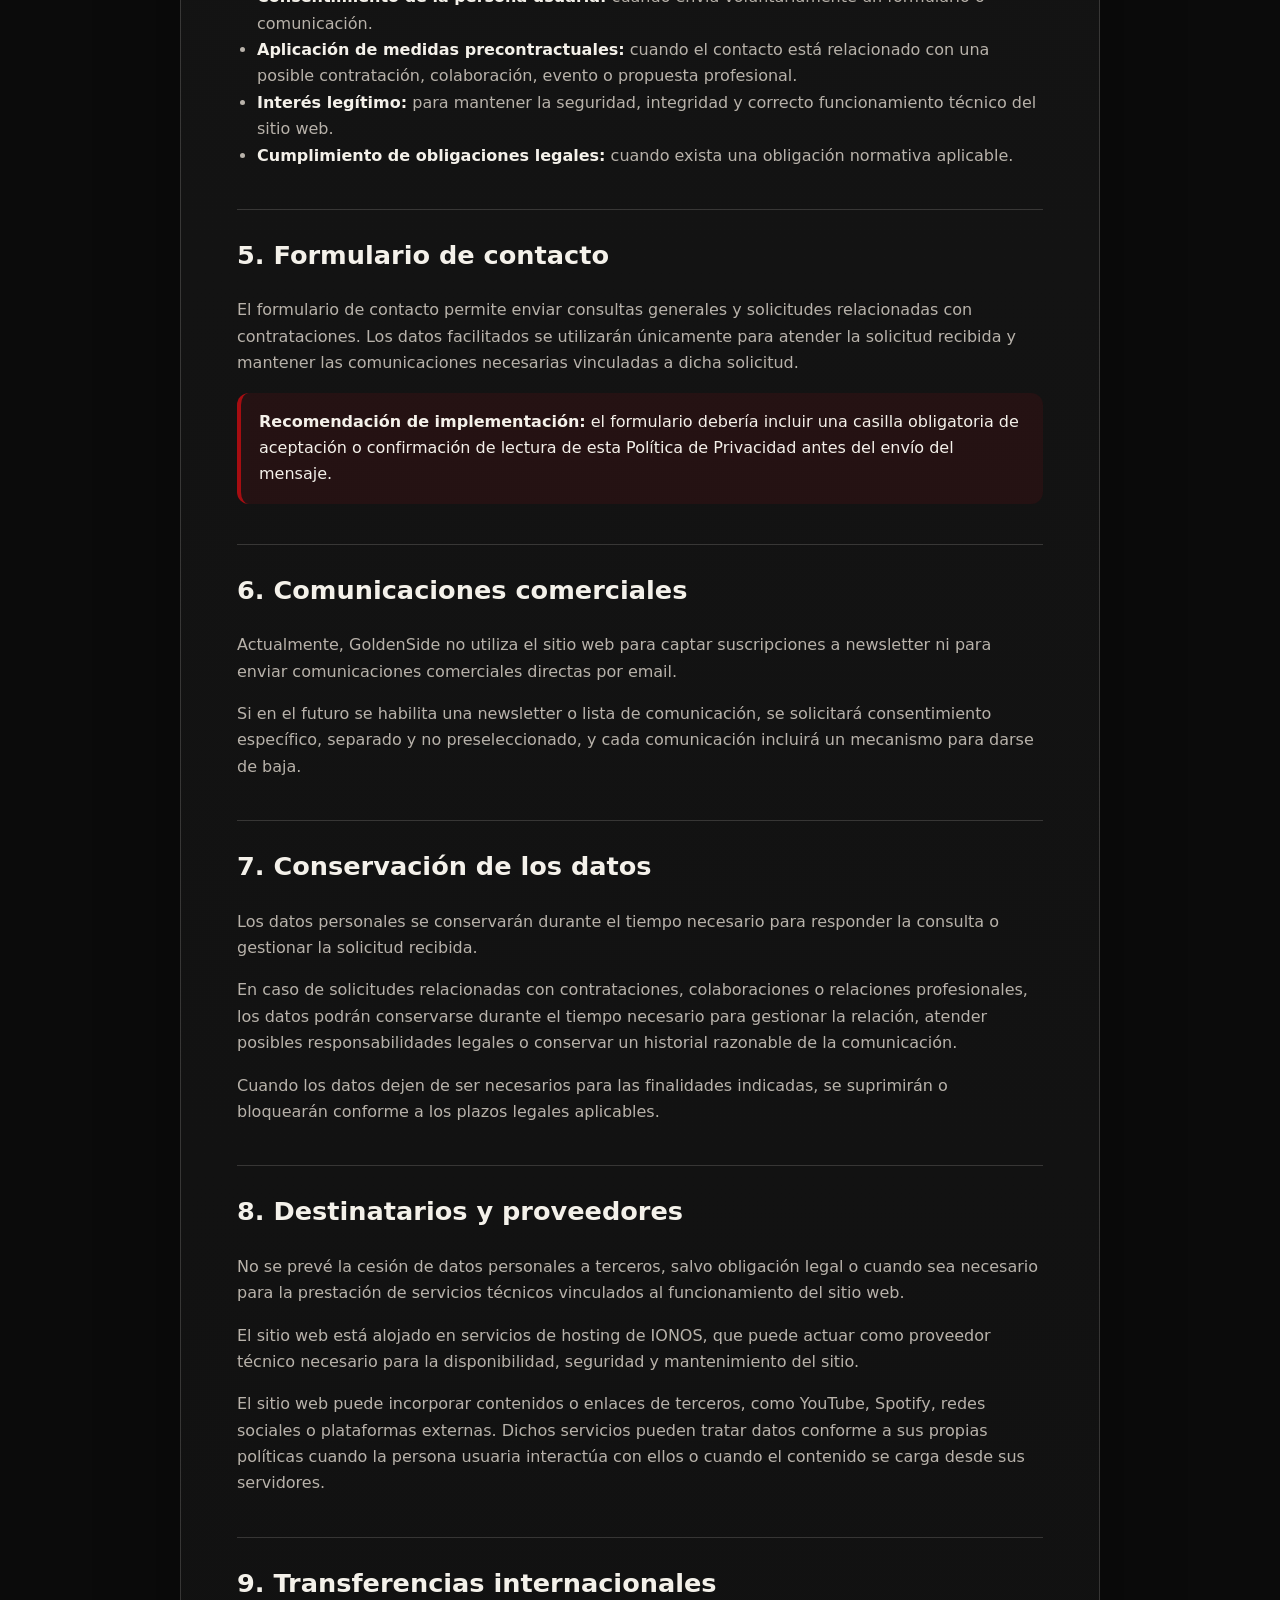
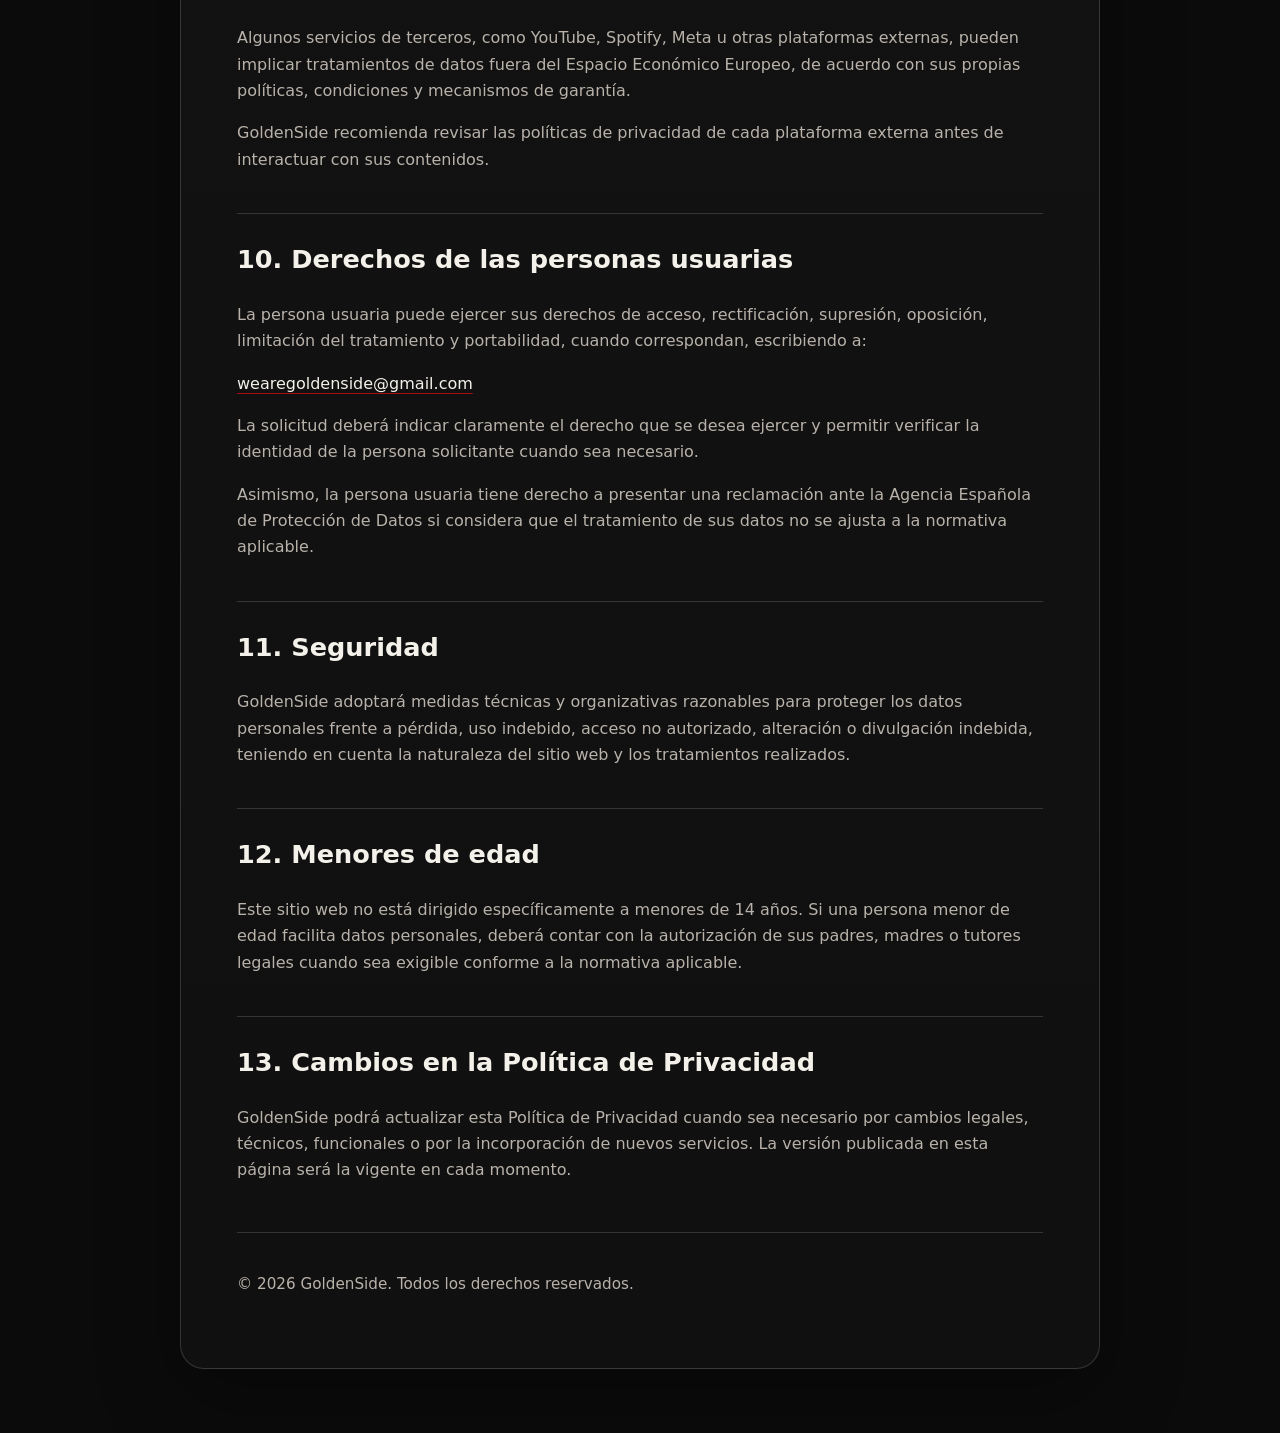
<file: legal/politica-privacidad.html>
<!doctype html>
<html lang="es">
<head>
  <meta charset="utf-8">
  <meta name="viewport" content="width=device-width, initial-scale=1">
  <title>Política de Privacidad | GoldenSide</title>
  <meta name="description" content="Política de privacidad de GoldenSide: tratamiento de datos personales, derechos del usuario y responsable del fichero conforme al RGPD.">
  <meta name="author" content="GoldenSide">
  <meta name="robots" content="index, follow">
  <meta name="theme-color" content="#050505">
  <link rel="canonical" href="https://wearegoldenside.com/legal/politica-privacidad.html">
  <!-- Open Graph -->
  <meta property="og:site_name" content="GoldenSide">
  <meta property="og:title" content="Política de Privacidad | GoldenSide">
  <meta property="og:description" content="Política de privacidad de GoldenSide: tratamiento de datos personales, derechos del usuario y responsable del fichero conforme al RGPD.">
  <meta property="og:type" content="article">
  <meta property="og:url" content="https://wearegoldenside.com/legal/politica-privacidad.html">
  <meta property="og:image" content="https://wearegoldenside.com/assets/images/og-goldenside.jpg">
  <meta property="og:locale" content="es_ES">
  <!-- Twitter Card -->
  <meta name="twitter:card" content="summary_large_image">
  <meta name="twitter:site" content="@wearegoldenside">
  <meta name="twitter:title" content="Política de Privacidad | GoldenSide">
  <meta name="twitter:description" content="Política de privacidad de GoldenSide: tratamiento de datos personales, derechos del usuario y responsable del fichero conforme al RGPD.">
  <meta name="twitter:image" content="https://wearegoldenside.com/assets/images/og-goldenside.jpg">
  <!-- Favicon -->
  <link rel="icon" href="../assets/images/favicon.ico" sizes="any">
  <link rel="icon" type="image/png" sizes="32x32" href="../assets/images/favicon-32x32.png">
  <link rel="apple-touch-icon" sizes="180x180" href="../assets/images/favicon-180x180.png">
  <link rel="manifest" href="/site.webmanifest">
  <!-- Structured data: Breadcrumbs -->
  <script type="application/ld+json">
  {
    "@context": "https://schema.org",
    "@type": "BreadcrumbList",
    "itemListElement": [
      { "@type": "ListItem", "position": 1, "name": "Inicio", "item": "https://wearegoldenside.com/" },
      { "@type": "ListItem", "position": 2, "name": "Política de Privacidad", "item": "https://wearegoldenside.com/legal/politica-privacidad.html" }
    ]
  }
  </script>
  <style>
:root {
  --bg: #0b0b0b;
  --panel: #151515;
  --text: #f4f1ea;
  --muted: #b8b2aa;
  --accent: #a60d11;
  --line: rgba(244, 241, 234, 0.16);
}

* {
  box-sizing: border-box;
}

body {
  margin: 0;
  font-family: system-ui, -apple-system, BlinkMacSystemFont, "Segoe UI", sans-serif;
  background: var(--bg);
  color: var(--text);
  line-height: 1.65;
}

main {
  width: min(920px, calc(100% - 32px));
  margin: 0 auto;
  padding: 64px 0;
}

.legal-card {
  background: linear-gradient(to bottom, var(--panel), #101010);
  border: 1px solid var(--line);
  border-radius: 24px;
  padding: clamp(24px, 5vw, 56px);
  box-shadow: 0 24px 80px rgba(0, 0, 0, 0.35);
}

h1 {
  margin: 0 0 8px;
  font-size: clamp(2rem, 5vw, 4rem);
  letter-spacing: -0.06em;
  line-height: 0.95;
}

h2 {
  margin-top: 40px;
  padding-top: 24px;
  border-top: 1px solid var(--line);
  font-size: clamp(1.25rem, 2vw, 1.75rem);
}

h3 {
  margin-top: 28px;
  font-size: 1.05rem;
  color: var(--text);
}

p, li {
  color: var(--muted);
}

a {
  color: var(--text);
  text-decoration-color: var(--accent);
  text-underline-offset: 4px;
}

.meta {
  color: var(--muted);
  margin-bottom: 32px;
}

strong {
  color: var(--text);
}

ul {
  padding-left: 1.25rem;
}

.notice {
  border-left: 4px solid var(--accent);
  padding: 16px 18px;
  background: rgba(166, 13, 17, 0.12);
  border-radius: 12px;
  color: var(--text);
}

footer {
  margin-top: 48px;
  padding-top: 24px;
  border-top: 1px solid var(--line);
  color: var(--muted);
  font-size: 0.95rem;
}
</style>
</head>
<body>
  <main>
    <article class="legal-card">
      <h1>Política de Privacidad</h1>
      <p class="meta">Última actualización: 1 de mayo de 2026</p>

      <p>Esta Política de Privacidad explica cómo se tratan los datos personales de las personas que acceden, navegan o contactan a través del sitio web de GoldenSide.</p>

      <h2>1. Responsable del tratamiento</h2>
      <p><strong>Responsable:</strong> Carlos Manuel Colmenares Zurita</p>
      <p><strong>NIF:</strong> 60449136F</p>
      <p><strong>Nombre artístico/comercial:</strong> GoldenSide</p>
      <p><strong>Sitio web:</strong> <a href="https://wearegoldenside.com/">https://wearegoldenside.com/</a></p>
      <p><strong>Email de contacto:</strong> <a href="mailto:wearegoldenside@gmail.com">wearegoldenside@gmail.com</a></p>

      <h2>2. Datos personales que se pueden tratar</h2>
      <p>GoldenSide podrá tratar los datos personales que la persona usuaria facilite voluntariamente a través del formulario de contacto o mediante comunicaciones directas por email.</p>

      <p>Los datos tratados pueden incluir:</p>
      <ul>
        <li>Nombre y apellidos, si se facilitan.</li>
        <li>Dirección de email.</li>
        <li>Contenido del mensaje enviado.</li>
        <li>Motivo de contacto, incluyendo solicitudes relacionadas con contrataciones, colaboraciones, prensa, eventos u otras comunicaciones.</li>
        <li>Datos técnicos mínimos asociados al funcionamiento del sitio web, cuando resulten necesarios para la seguridad, mantenimiento o prestación del servicio.</li>
      </ul>

      <h2>3. Finalidades del tratamiento</h2>
      <p>Los datos personales podrán ser tratados para las siguientes finalidades:</p>
      <ul>
        <li>Responder consultas recibidas a través del formulario de contacto o por email.</li>
        <li>Gestionar solicitudes de contratación, colaboraciones, prensa, eventos o propuestas relacionadas con GoldenSide.</li>
        <li>Mantener comunicaciones necesarias para atender la solicitud realizada por la persona usuaria.</li>
        <li>Gestionar el correcto funcionamiento técnico, seguridad y mantenimiento del sitio web.</li>
        <li>Analizar el rendimiento de campañas o conversiones únicamente si se activan herramientas publicitarias o de medición que lo permitan y siempre conforme a la normativa aplicable.</li>
      </ul>

      <h2>4. Base legal del tratamiento</h2>
      <p>La base legal para tratar los datos personales dependerá de la finalidad concreta:</p>
      <ul>
        <li><strong>Consentimiento de la persona usuaria:</strong> cuando envía voluntariamente un formulario o comunicación.</li>
        <li><strong>Aplicación de medidas precontractuales:</strong> cuando el contacto está relacionado con una posible contratación, colaboración, evento o propuesta profesional.</li>
        <li><strong>Interés legítimo:</strong> para mantener la seguridad, integridad y correcto funcionamiento técnico del sitio web.</li>
        <li><strong>Cumplimiento de obligaciones legales:</strong> cuando exista una obligación normativa aplicable.</li>
      </ul>

      <h2>5. Formulario de contacto</h2>
      <p>El formulario de contacto permite enviar consultas generales y solicitudes relacionadas con contrataciones. Los datos facilitados se utilizarán únicamente para atender la solicitud recibida y mantener las comunicaciones necesarias vinculadas a dicha solicitud.</p>

      <p class="notice"><strong>Recomendación de implementación:</strong> el formulario debería incluir una casilla obligatoria de aceptación o confirmación de lectura de esta Política de Privacidad antes del envío del mensaje.</p>

      <h2>6. Comunicaciones comerciales</h2>
      <p>Actualmente, GoldenSide no utiliza el sitio web para captar suscripciones a newsletter ni para enviar comunicaciones comerciales directas por email.</p>

      <p>Si en el futuro se habilita una newsletter o lista de comunicación, se solicitará consentimiento específico, separado y no preseleccionado, y cada comunicación incluirá un mecanismo para darse de baja.</p>

      <h2>7. Conservación de los datos</h2>
      <p>Los datos personales se conservarán durante el tiempo necesario para responder la consulta o gestionar la solicitud recibida.</p>

      <p>En caso de solicitudes relacionadas con contrataciones, colaboraciones o relaciones profesionales, los datos podrán conservarse durante el tiempo necesario para gestionar la relación, atender posibles responsabilidades legales o conservar un historial razonable de la comunicación.</p>

      <p>Cuando los datos dejen de ser necesarios para las finalidades indicadas, se suprimirán o bloquearán conforme a los plazos legales aplicables.</p>

      <h2>8. Destinatarios y proveedores</h2>
      <p>No se prevé la cesión de datos personales a terceros, salvo obligación legal o cuando sea necesario para la prestación de servicios técnicos vinculados al funcionamiento del sitio web.</p>

      <p>El sitio web está alojado en servicios de hosting de IONOS, que puede actuar como proveedor técnico necesario para la disponibilidad, seguridad y mantenimiento del sitio.</p>

      <p>El sitio web puede incorporar contenidos o enlaces de terceros, como YouTube, Spotify, redes sociales o plataformas externas. Dichos servicios pueden tratar datos conforme a sus propias políticas cuando la persona usuaria interactúa con ellos o cuando el contenido se carga desde sus servidores.</p>

      <h2>9. Transferencias internacionales</h2>
      <p>Algunos servicios de terceros, como YouTube, Spotify, Meta u otras plataformas externas, pueden implicar tratamientos de datos fuera del Espacio Económico Europeo, de acuerdo con sus propias políticas, condiciones y mecanismos de garantía.</p>

      <p>GoldenSide recomienda revisar las políticas de privacidad de cada plataforma externa antes de interactuar con sus contenidos.</p>

      <h2>10. Derechos de las personas usuarias</h2>
      <p>La persona usuaria puede ejercer sus derechos de acceso, rectificación, supresión, oposición, limitación del tratamiento y portabilidad, cuando correspondan, escribiendo a:</p>

      <p><a href="mailto:wearegoldenside@gmail.com">wearegoldenside@gmail.com</a></p>

      <p>La solicitud deberá indicar claramente el derecho que se desea ejercer y permitir verificar la identidad de la persona solicitante cuando sea necesario.</p>

      <p>Asimismo, la persona usuaria tiene derecho a presentar una reclamación ante la Agencia Española de Protección de Datos si considera que el tratamiento de sus datos no se ajusta a la normativa aplicable.</p>

      <h2>11. Seguridad</h2>
      <p>GoldenSide adoptará medidas técnicas y organizativas razonables para proteger los datos personales frente a pérdida, uso indebido, acceso no autorizado, alteración o divulgación indebida, teniendo en cuenta la naturaleza del sitio web y los tratamientos realizados.</p>

      <h2>12. Menores de edad</h2>
      <p>Este sitio web no está dirigido específicamente a menores de 14 años. Si una persona menor de edad facilita datos personales, deberá contar con la autorización de sus padres, madres o tutores legales cuando sea exigible conforme a la normativa aplicable.</p>

      <h2>13. Cambios en la Política de Privacidad</h2>
      <p>GoldenSide podrá actualizar esta Política de Privacidad cuando sea necesario por cambios legales, técnicos, funcionales o por la incorporación de nuevos servicios. La versión publicada en esta página será la vigente en cada momento.</p>

      <footer>
        <p>© 2026 GoldenSide. Todos los derechos reservados.</p>
      </footer>
    </article>
  </main>
</body>
</html>
</file>
<file: css/styles.css>
/* ══════════════════════════════════════════
   GOLDENSIDE — STYLES.CSS
   Adapted from mockup-v2.html to index.html BEM
   ══════════════════════════════════════════ */

/* ─── DESIGN TOKENS ─── */
:root {
  --noir: #0A0A0A;
  --carbon: #1A1A1A;
  --asphalt: #2D2D2D;
  --concrete: #4A4A4A;
  --smoke: #8A8A8A;
  --bone: #E8E4DF;
  --chalk: #F5F2ED;
  --blood: #C41E1E;
  --ember: #8B1A1A;
  --gold: #D4A843;
  --oxide: #917830;
}


/* ─── FONTS ─── */
@font-face {
  font-family: 'Progress';
  src: url('../assets/fonts/progress_3/PROGRESS PERSONAL USE.ttf') format('truetype');
  font-weight: normal;
  font-style: normal;
  font-display: swap;
}

/* ─── RESET ─── */
*, *::before, *::after { margin: 0; padding: 0; box-sizing: border-box; }
html { scroll-behavior: smooth; }
body {
  background: var(--noir);
  color: var(--bone);
  font-family: 'EB Garamond', Georgia, serif;
  overflow-x: clip;
  cursor: none;
}
a { color: inherit; text-decoration: none; }
img { display: block; max-width: 100%; }
button { background: none; border: none; color: inherit; font: inherit; }

/* ─── CUSTOM CURSOR (desktop) ─── */
.cursor-dot {
  position: fixed;
  top: 0; left: 0;
  width: 8px; height: 8px;
  background: var(--blood);
  border-radius: 50%;
  pointer-events: none;
  z-index: 99999;
  transform: translate(-50%, -50%);
  transition: transform 0.05s ease;
}
.cursor-ring {
  position: fixed;
  top: 0; left: 0;
  width: 36px; height: 36px;
  border: 1px solid rgba(232, 228, 223, 0.3);
  border-radius: 50%;
  pointer-events: none;
  z-index: 99998;
  transform: translate(-50%, -50%);
  transition: width 0.15s ease-out, height 0.15s ease-out,
              border-color 0.15s ease-out, background 0.15s ease-out;
}
.cursor-ring.hovering {
  width: 52px; height: 52px;
  border-color: var(--blood);
  background: rgba(196, 30, 30, 0.08);
}
@media (max-width: 768px), (pointer: coarse) {
  body { cursor: auto; }
  .cursor-dot, .cursor-ring { display: none; }
}

/* ─── GRAIN OVERLAY ─── */
.grain {
  position: fixed;
  inset: 0;
  pointer-events: none;
  z-index: 9000;
  opacity: 0.06;
  animation: grainShift 0.4s steps(4) infinite;
}
.grain svg { width: 100%; height: 100%; }
@keyframes grainShift {
  0%   { transform: translate(0, 0); }
  25%  { transform: translate(-2px, 1px); }
  50%  { transform: translate(1px, -1px); }
  75%  { transform: translate(-1px, 2px); }
  100% { transform: translate(0, 0); }
}
@media (prefers-reduced-motion: reduce) {
  .grain { animation: none; }
  .reveal { opacity: 1 !important; transform: none !important; }
  .red-tape--animated { transform: none !important; }
}

/* ─── SCANLINES ─── */
.scanlines {
  position: fixed;
  inset: 0;
  pointer-events: none;
  z-index: 8999;
  background: repeating-linear-gradient(
    0deg,
    transparent,
    transparent 3px,
    rgba(10,10,10,0.025) 3px,
    rgba(10,10,10,0.025) 4px
  );
  animation: scanMove 60s linear infinite;
}
@keyframes scanMove {
  from { background-position-y: 0; }
  to { background-position-y: 1000px; }
}

/* ─── GRADIENT DIVIDER ─── */
.gradient-divider {
  height: 80px;
  background: linear-gradient(to bottom, var(--carbon), var(--noir));
}
.gradient-divider--to-red {
  height: 100px;
  background: linear-gradient(to bottom, var(--noir), var(--blood));
}
.gradient-divider--from-red {
  height: 100px;
  background: linear-gradient(to bottom, var(--blood), var(--noir));
}

/* ─── HEADER ─── */
.header {
  position: fixed;
  top: 0; left: 0; right: 0;
  z-index: 5000;
  display: flex;
  justify-content: space-between;
  align-items: center;
  padding: 20px 48px;
  background: linear-gradient(to bottom, rgba(10,10,10,0.45), transparent);
  transition: background 0.5s ease, backdrop-filter 0.5s ease;
}
.header.solid {
  background: rgba(10, 10, 10, 0.92);
  backdrop-filter: blur(12px);
  -webkit-backdrop-filter: blur(12px);
}
.header__logo {
  display: flex;
  align-items: center;
  gap: 10px;
  line-height: 0;
}
.header__isotipo {
  width: 20px;
  height: 20px;
  object-fit: contain;
  opacity: 0.75;
  transition: opacity 0.3s;
}
.header__isotipo:hover { opacity: 1; }
.header__logo-svg {
  width: 200px;
  height: 22px;
  display: block;
}
.header__nav {
  display: flex;
  gap: 32px;
}
.header__link {
  font-family: 'Oswald', sans-serif;
  font-size: 0.7rem;
  letter-spacing: 0.15em;
  text-transform: uppercase;
  color: var(--chalk);
  transition: color 0.3s;
  position: relative;
  text-shadow: 0 1px 4px rgba(0,0,0,0.5);
}
.header.solid .header__link {
  color: var(--smoke);
  text-shadow: none;
}
.header__link::after {
  content: '';
  position: absolute;
  bottom: -4px; left: 0;
  width: 0; height: 1px;
  background: var(--blood);
  transition: width 0.3s ease;
}
.header__link:hover { color: var(--chalk); }
.header__link:hover::after { width: 100%; }

/* Hamburger */
.hamburger {
  display: none;
  flex-direction: column;
  gap: 5px;
  cursor: pointer;
  padding: 8px;
  background: transparent;
  border: none;
}
.hamburger span {
  display: block;
  width: 24px; height: 1.5px;
  background: var(--bone);
  transition: transform 0.3s, opacity 0.3s;
  transform-origin: center;
}
.hamburger.active span:nth-child(1) { transform: translateY(6.5px) rotate(45deg); }
.hamburger.active span:nth-child(2) { opacity: 0; }
.hamburger.active span:nth-child(3) { transform: translateY(-6.5px) rotate(-45deg); }

@media (max-width: 768px) {
  .header { padding: 16px 24px; }
  .header__nav { display: none; }
  .hamburger { display: flex; }
  .header__logo-svg { width: 160px; height: 18px; }
}

/* ─── MOBILE MENU ─── */
.mobile-menu {
  position: fixed;
  inset: 0;
  background: rgba(10, 10, 10, 0.98);
  backdrop-filter: blur(20px);
  -webkit-backdrop-filter: blur(20px);
  z-index: 4999;
  display: flex;
  flex-direction: column;
  align-items: center;
  justify-content: center;
  gap: 56px;
  opacity: 0;
  visibility: hidden;
  transition: opacity 0.4s ease, visibility 0.4s ease;
}
.mobile-menu.open {
  opacity: 1;
  visibility: visible;
}
.mobile-menu__nav {
  display: flex;
  flex-direction: column;
  align-items: center;
  gap: 28px;
}
.mobile-menu__link {
  font-family: 'Oswald', sans-serif;
  text-transform: uppercase;
  letter-spacing: 0.2em;
  font-size: 1.6rem;
  color: var(--chalk);
  transition: color 0.3s;
}
.mobile-menu__link:hover,
.mobile-menu__link:focus { color: var(--blood); }
.mobile-menu__social {
  display: flex;
  gap: 24px;
}
.mobile-menu__social a {
  width: 44px; height: 44px;
  display: flex;
  align-items: center;
  justify-content: center;
  color: var(--smoke);
  border: 1px solid var(--asphalt);
  transition: color 0.3s ease, border-color 0.3s ease;
}
.mobile-menu__social a svg {
  width: 18px; height: 18px;
  display: block;
}
.mobile-menu__social a:hover {
  color: var(--chalk);
  border-color: var(--concrete);
}

/* ─── HERO ─── */
.hero {
  position: relative;
  min-height: 100vh;
  display: flex;
  flex-direction: column;
  justify-content: flex-end;
  align-items: center;
  overflow: hidden;
}

.hero__bg {
  position: absolute;
  inset: 0;
  background-image:
    linear-gradient(to bottom, rgba(10, 10, 10, 0.5) 0%, rgba(10, 10, 10, 0.35) 40%, rgba(10, 10, 10, 0.55) 100%),
    url('../assets/images/GoldenSideLandscape.jpg');
  background-size: cover;
  background-position: center;
  background-repeat: no-repeat;
  background-attachment: fixed;
  z-index: 0;
}

@media (max-width: 768px) {
  .hero__bg {
    background-attachment: scroll;
    background-image:
      linear-gradient(rgba(10, 10, 10, 0.5), rgba(10, 10, 10, 0.65)),
      url('../assets/images/GoldenSidePortrait.jpg');
    background-position: center top;
  }
}

.hero__content,
.hero__scroll,
.hero .red-tape {
  position: relative;
  z-index: 2;
}
.hero__content {
  text-align: center;
  display: flex;
  flex-direction: column;
  align-items: center;
  padding: 0 24px 80px;
  position: relative;
  z-index: 2;
  width: 100%;
}
/* Hero PATH isotipo */
.hero__path {
  position: absolute;
  bottom: 313px;
  left: calc(50% - 52px);
  z-index: 2;
  width: 104px;
  height: 104px;
  display: flex;
  align-items: center;
  justify-content: center;
  animation: pathPulse 3s ease-in-out infinite,
             fadeSlideUp 1s ease-out 0.2s both;
}
@media (max-width: 768px) {
  .hero__path {
    bottom: 270px;
    left: calc(50% - 44px);
    width: 88px;
    height: 88px;
  }
}

.hero__path-logo {
  width: 100%;
  height: 100%;
  object-fit: contain;
  display: block;
}
.hero__path span {
  display: block;
  width: 22px; height: 1.5px;
  background: var(--blood);
}
@keyframes pathPulse {
  0%, 100% { opacity: 0.7; transform: scale(1); }
  50%      { opacity: 1;   transform: scale(1.04); }
}

/* ─── PROGRESS TITLE ─── */
.progress__title {
  font-family: 'Progress', sans-serif;
  font-weight: normal;
  font-size: clamp(12rem, 8vw, 10.5rem);
  letter-spacing: 0.15em;
  text-transform: uppercase;
  color: var(--chalk);
  line-height: 1;
  margin-bottom: 48px;
  text-shadow: 0 2px 20px rgba(0,0,0,0.4);
}
@media (max-width: 480px) {
  .progress__title {
    letter-spacing: 0.1em;
  }
}

.progress__letter {
  display: inline-block;
  animation: letterReveal 0.8s cubic-bezier(0.16, 1, 0.3, 1) both;
  animation-delay: calc(0.5s + var(--i, 0) * 0.08s);
}

/* Hero title */
.hero__title {
  font-family: 'Oswald', sans-serif;
  font-weight: 700;
  font-size: clamp(3rem, 10vw, 8rem);
  letter-spacing: 0.2em;
  text-transform: uppercase;
  color: var(--chalk);
  line-height: 1;
  margin-bottom: 40px;
}
.hero__letter {
  display: inline-block;
  animation: letterReveal 0.8s cubic-bezier(0.16, 1, 0.3, 1) both;
  animation-delay: calc(0.5s + var(--i, 0) * 0.08s);
}
@keyframes letterReveal {
  from {
    opacity: 0;
    transform: translateY(100%) rotateX(-40deg);
    filter: blur(4px);
  }
  to {
    opacity: 1;
    transform: translateY(0) rotateX(0);
    filter: blur(0);
  }
}

/* PATH "O" replacement in hero title */
.hero__path-o {
  display: inline-flex;
  align-items: center;
  justify-content: center;
  width: clamp(28px, 7.5vw, 72px);
  height: clamp(28px, 7.5vw, 72px);
  border: clamp(2px, 0.3vw, 3px) solid var(--chalk);
  border-radius: 50%;
  vertical-align: middle;
  margin: 0 -0.02em;
  position: relative;
}
.hero__path-o span {
  display: block;
  position: absolute;
  left: 50%;
  transform: translateX(-50%);
  width: 50%;
  height: clamp(1.5px, 0.2vw, 2.5px);
  background: var(--chalk);
}
.hero__path-o span:nth-child(1) { top: 28%; }
.hero__path-o span:nth-child(2) { top: 48%; }
.hero__path-o span:nth-child(3) { top: 68%; }

/* Hero lyric + sub */
.hero__lyric {
  font-family: 'EB Garamond', serif;
  font-style: italic;
  font-size: clamp(1rem, 2.2vw, 1.4rem);
  color: var(--bone);
  max-width: 550px;
  margin: 0 auto 12px;
  line-height: 1.6;
  animation: fadeSlideUp 1s ease-out 1.8s both;
}
.hero__sub {
  font-family: 'IBM Plex Mono', monospace;
  font-size: 0.75rem;
  color: var(--smoke);
  letter-spacing: 0.08em;
  margin-bottom: 48px;
  animation: fadeSlideUp 1s ease-out 2.1s both;
}
.hero__ctas {
  display: flex;
  gap: 16px;
  justify-content: center;
  flex-wrap: wrap;
  animation: fadeSlideUp 1s ease-out 1.6s both;
}
@keyframes fadeSlideUp {
  from { opacity: 0; transform: translateY(24px); }
  to   { opacity: 1; transform: translateY(0); }
}

/* CTAs */
.cta {
  display: inline-block;
  font-family: 'Oswald', sans-serif;
  text-transform: uppercase;
  letter-spacing: 0.1em;
  font-size: 0.8rem;
  padding: 16px 36px;
  border: 1px solid transparent;
  cursor: pointer;
  transition: background 0.3s ease, color 0.3s ease,
              border-color 0.3s ease, transform 0.3s ease;
  position: relative;
  overflow: hidden;
}
.cta--primary {
  background: var(--blood);
  color: var(--chalk);
}
.cta--primary:hover {
  background: var(--ember);
  transform: translateY(-1px);
}
.cta--ghost {
  background: transparent;
  color: var(--bone);
  border-color: var(--blood);
}
.cta--ghost:hover {
  background: rgba(196, 30, 30, 0.08);
  border-color: var(--chalk);
}
.cta--disabled {
  opacity: 0.45;
  cursor: not-allowed;
  pointer-events: none;
  filter: grayscale(1);
}

/* Hero scroll indicator */
.hero__scroll {
  position: absolute;
  bottom: 40px;
  left: 50%;
  transform: translateX(-50%);
  z-index: 2;
  display: flex;
  flex-direction: column;
  align-items: center;
  gap: 8px;
  animation: fadeSlideUp 1s ease-out 3s both;
}
.hero__scroll span {
  font-family: 'IBM Plex Mono', monospace;
  font-size: 0.55rem;
  letter-spacing: 0.2em;
  text-transform: uppercase;
  color: var(--concrete);
}
.hero__scroll-line {
  width: 1px;
  height: 48px;
  background: linear-gradient(to bottom, var(--concrete), transparent);
  animation: scrollPulse 2.5s ease-in-out infinite;
}
@keyframes scrollPulse {
  0%, 100% { opacity: 0.2; transform: scaleY(1); }
  50%      { opacity: 0.6; transform: scaleY(1.1); }
}

/* ─── GLITCH FX (portable) ────────────────────────────────────────────
   Añade <div class="glitch-fx" aria-hidden="true"></div> dentro de
   cualquier sección con position:relative + overflow:hidden para activar.
   ────────────────────────────────────────────────────────────────────── */
.glitch-fx {
  position: absolute;
  inset: 0;
  z-index: 5;
  pointer-events: none;
}

/* — Capa 1: shutdown (apagado oscuro) — */
.glitch-fx::before {
  content: '';
  position: absolute;
  inset: 0;
  background: var(--noir);
  opacity: 0;
  animation:
    gfxBurst    3s  steps(1) 1,
    gfxShutdown 10s steps(1) infinite 3s;
}

/* — Capa 2: glitch (líneas de escaneo con desplazamiento) — */
.glitch-fx::after {
  content: '';
  position: absolute;
  inset: 0;
  background: repeating-linear-gradient(
    0deg,
    transparent       0px,
    transparent       3px,
    rgba(196,30,30,.5) 3px,
    rgba(196,30,30,.5) 4px
  );
  mix-blend-mode: screen;
  opacity: 0;
  animation: gfxGlitch 4s steps(1) infinite 2s;
}

/* Burst inicial: 5 shutdowns rápidos en 3s */
@keyframes gfxBurst {
  0%   { opacity: 0; }
  3%   { opacity: 0.92; }
  5%   { opacity: 0; }
  7%   { opacity: 0.85; }
  9%   { opacity: 0; }
  36%  { opacity: 0; }
  38%  { opacity: 0.88; }
  40%  { opacity: 0; }
  70%  { opacity: 0; }
  72%  { opacity: 0.9; }
  74%  { opacity: 0; }
  76%  { opacity: 0.78; }
  78%  { opacity: 0; }
  100% { opacity: 0; }
}

/* Shutdown espaciado: dos flashes de ~50ms cada 10s */
@keyframes gfxShutdown {
  0%    { opacity: 0; }
  5%    { opacity: 0.95; }
  5.5%  { opacity: 0; }
  6%    { opacity: 0.82; }
  6.5%  { opacity: 0; }
  100%  { opacity: 0; }
}

/* Glitch entre shutdowns: líneas que saltan en posición */
@keyframes gfxGlitch {
  0%    { opacity: 0; transform: translateY(0); }
  10%   { opacity: 0.18; transform: translateY(-2px); }
  10.5% { opacity: 0.12; transform: translateY(3px); }
  11%   { opacity: 0;    transform: translateY(0); }
  60%   { opacity: 0; }
  60.5% { opacity: 0.15; transform: translateY(1px); }
  61%   { opacity: 0;    transform: translateY(0); }
  100%  { opacity: 0; }
}

@media (prefers-reduced-motion: reduce) {
  .glitch-fx { display: none; }
}

/* Hero bottom tape */
.hero .red-tape {
  position: absolute;
  bottom: 0; left: 0; right: 0;
  z-index: 3;
}

/* ─── REVEAL ANIMATIONS ─── */
.reveal {
  opacity: 0;
  transform: translateY(40px);
  transition: opacity 0.9s cubic-bezier(0.16, 1, 0.3, 1),
              transform 0.9s cubic-bezier(0.16, 1, 0.3, 1);
}
.reveal.visible {
  opacity: 1;
  transform: translateY(0);
}
.reveal[data-delay="0"] { transition-delay: 0s; }
.reveal[data-delay="1"] { transition-delay: 0.1s; }
.reveal[data-delay="2"] { transition-delay: 0.25s; }
.reveal[data-delay="3"] { transition-delay: 0.4s; }
.reveal[data-delay="4"] { transition-delay: 0.55s; }

/* ─── SECTION LABEL ─── */
.section-label {
  font-family: 'Oswald', sans-serif;
  text-transform: uppercase;
  letter-spacing: 0.35em;
  font-size: 0.75rem;
  color: var(--blood);
  margin-bottom: 40px;
  position: relative;
  padding-left: 32px;
}
.section-label::before {
  content: '';
  position: absolute;
  left: 0;
  top: 50%;
  width: 20px;
  height: 1px;
  background: var(--blood);
}

/* ─── CITA ─── */
.cita {
  display: flex;
  align-items: center;
  justify-content: center;
  padding: 100px 48px;
  background: linear-gradient(to bottom, var(--noir), var(--blood));
  text-align: center;
}

.cita__text {
  font-family: 'Progress', sans-serif;
  font-size: clamp(1rem, 2.8vw, 2rem);
  color: var(--chalk);
  letter-spacing: 0.2em;
  text-transform: uppercase;
  max-width: 800px;
}

@media (max-width: 768px) {
  .cita { padding: 72px 24px; }
}

/* ─── UNDERGROUND / MANIFIESTO ─── */
.underground {
  position: relative;
  padding: 140px 48px;
  background: var(--carbon);
  overflow: hidden;
}
.underground::before {
  content: '';
  position: absolute;
  inset: 0;
  opacity: 0.05;
  background: url("data:image/svg+xml,%3Csvg xmlns='http://www.w3.org/2000/svg' width='200' height='200'%3E%3Cfilter id='c'%3E%3CfeTurbulence type='fractalNoise' baseFrequency='0.65' numOctaves='3' stitchTiles='stitch'/%3E%3C/filter%3E%3Crect width='200' height='200' filter='url(%23c)' opacity='0.5'/%3E%3C/svg%3E");
  pointer-events: none;
}
.underground__inner {
  max-width: 800px;
  margin: 0 auto;
  position: relative;
  z-index: 1;
}
.underground__title {
  font-family: 'Playfair Display', serif;
  font-weight: 700;
  font-size: clamp(2.2rem, 5vw, 3.8rem);
  color: var(--chalk);
  line-height: 1.1;
  margin-bottom: 48px;
}
.underground__block {
  border-left: 3px solid var(--blood);
  padding-left: 28px;
  max-width: 680px;
}
.underground__quote {
  font-family: 'EB Garamond', serif;
  font-style: italic;
  font-size: 1.2rem;
  line-height: 1.9;
  color: var(--bone);
  border: none;
}
.underground__close {
  font-family: 'IBM Plex Mono', monospace;
  font-size: 0.78rem;
  color: var(--smoke);
  font-style: italic;
  margin-top: 28px;
  padding-left: 28px;
}

/* ─── UNDERGROUND STATEMENT ─── */
.underground-statement {
  min-height: 70vh;
  display: flex;
  align-items: center;
  padding: 0;
}

.underground-statement__bg {
  position: absolute;
  inset: 0;
  background: radial-gradient(ellipse at 50% 110%, rgba(139,26,26,0.45) 0%, transparent 58%);
  pointer-events: none;
  z-index: 0;
}

.underground-statement__inner {
  text-align: center;
  padding: 120px 48px 140px;
  max-width: 900px;
  margin: 0 auto;
}

.underground-statement .section-label {
  padding-left: 0;
  margin-bottom: 52px;
}
.underground-statement .section-label::before {
  display: none;
}

.underground-statement__title {
  font-family: 'Oswald', sans-serif;
  font-weight: 700;
  font-size: clamp(2rem, 5.5vw, 4.6rem);
  line-height: 1.0;
  letter-spacing: 0.05em;
  text-transform: uppercase;
  color: var(--chalk);
  display: flex;
  flex-direction: column;
  gap: 4px;
  margin-bottom: 48px;
}

.underground-statement__close {
  font-family: 'EB Garamond', serif;
  font-style: italic;
  font-size: clamp(1rem, 2vw, 1.25rem);
  letter-spacing: 0.02em;
  text-transform: none;
  color: var(--smoke);
  line-height: 1.8;
  position: relative;
  padding-top: 36px;
}

.underground-statement__close::before {
  content: '';
  display: block;
  width: 36px;
  height: 1px;
  background: var(--blood);
  margin: 0 auto 28px;
}

.underground-statement__close strong {
  display: block;
  font-family: 'Oswald', sans-serif;
  font-weight: 700;
  font-size: clamp(2rem, 5.5vw, 4.6rem);
  font-style: normal;
  letter-spacing: 0.05em;
  text-transform: uppercase;
  color: var(--chalk);
  line-height: 1.0;
  margin-top: 16px;
  border-bottom: none;
  padding-bottom: 0;
}

@media (max-width: 768px) {
  .underground-statement {
    min-height: auto;
  }
  .underground-statement__inner {
    padding: 80px 24px 100px;
  }
}

/* ─── GIF SECTION ─── */
.gif-section {
  background: #000;
  overflow: hidden;
  aspect-ratio: 1576 / 626;
}

.gif-section__video {
  width: 100%;
  display: block;
  pointer-events: none;
}

/* ─── ABOUT ─── */
.about {
  position: relative;
  min-height: 85vh;
  display: flex;
  align-items: center;
  overflow: hidden;
}

.about__bg {
  position: absolute;
  inset: -160px 0;
  background-image:
    linear-gradient(to right,
      var(--noir) 0%,
      var(--noir) 42%,
      rgba(10, 10, 10, 0.55) 58%,
      rgba(10, 10, 10, 0.1) 75%,
      transparent 100%
    ),
    url('../assets/images/band-photo-1.jpg');
  background-size: cover;
  background-position: center right;
  background-repeat: no-repeat;
  will-change: transform;
  z-index: 0;
}

.about__inner {
  position: relative;
  z-index: 1;
  padding: 140px 80px;
  max-width: 620px;
}

.about__text p {
  font-family: 'EB Garamond', serif;
  font-size: 1.15rem;
  line-height: 1.85;
  color: var(--bone);
  margin-bottom: 24px;
}

.about__meta {
  font-family: 'IBM Plex Mono', monospace;
  font-size: 0.78rem;
  color: var(--smoke);
  display: flex;
  gap: 8px;
  flex-wrap: wrap;
}
.about__meta span::after {
  content: '·';
  margin-left: 8px;
  color: var(--concrete);
}
.about__meta span:last-child::after { content: ''; }

/* ─── ABOUT ALT (imagen izquierda, texto derecha) ─── */
.about--alt .about__bg {
  background-image:
    linear-gradient(to left,
      var(--noir) 0%,
      var(--noir) 42%,
      rgba(10, 10, 10, 0.55) 58%,
      rgba(10, 10, 10, 0.1) 75%,
      transparent 100%
    ),
    url('../assets/images/band-photo-1.jpg');
  background-position: center left;
}
.about--alt .about__inner {
  margin-left: auto;
  text-align: left;
}

/* ─── CTA EDITORIAL (about sections) ─── */
.about__cta {
  margin-top: 32px;
}

.about__cta-link {
  display: inline-flex;
  align-items: center;
  gap: 10px;
  font-family: 'IBM Plex Mono', monospace;
  font-size: 0.72rem;
  letter-spacing: 0.14em;
  text-transform: uppercase;
  color: var(--bone);
  border-bottom: 1px solid var(--blood);
  padding-bottom: 3px;
  transition: color 0.25s ease, border-color 0.25s ease, gap 0.2s ease;
}

.about__cta-link:hover {
  color: var(--chalk);
  border-color: var(--chalk);
  gap: 15px;
}

@media (max-width: 768px) {
  .about { min-height: auto; }

  /* #about: integrante del lado derecho como protagonista */
  .about__bg {
    background-image:
      linear-gradient(to bottom,
        rgba(10,10,10,0.22) 0%,
        rgba(10,10,10,0.48) 38%,
        rgba(10,10,10,0.86) 82%,
        var(--noir) 100%
      ),
      url('../assets/images/band-photo-1.jpg');
    background-position: 78% top;
    inset: 0;
  }

  /* #about-2: integrante del lado izquierdo como protagonista */
  .about--alt .about__bg {
    background-image:
      linear-gradient(to bottom,
        rgba(10,10,10,0.22) 0%,
        rgba(10,10,10,0.48) 38%,
        rgba(10,10,10,0.86) 82%,
        var(--noir) 100%
      ),
      url('../assets/images/band-photo-1.jpg');
    background-position: 22% top;
    inset: 0;
  }

  .about__inner { padding: 80px 24px; max-width: 100%; }
  .about--alt .about__inner { margin-left: 0; }
}

/* ─── MUSICA ─── */
.musica {
  padding: 140px 0 100px;
}
.musica__header {
  padding: 0 48px;
  max-width: 1100px;
  margin: 0 auto 64px;
}

/* Featured single */
.featured {
  display: grid;
  grid-template-columns: 1fr 1fr;
  max-width: 1100px;
  margin: 0 auto 80px;
  padding: 0 48px;
  gap: 48px;
  align-items: center;
}
.featured__cover {
  aspect-ratio: 16 / 9;
  background: var(--asphalt);
  position: relative;
  overflow: hidden;
}
.featured__cover::after {
  content: '';
  position: absolute;
  inset: 0;
  background: url("data:image/svg+xml,%3Csvg xmlns='http://www.w3.org/2000/svg' width='100' height='100'%3E%3Cfilter id='g'%3E%3CfeTurbulence type='fractalNoise' baseFrequency='1.2' numOctaves='3'/%3E%3C/filter%3E%3Crect width='100' height='100' filter='url(%23g)' opacity='0.3'/%3E%3C/svg%3E");
  opacity: 0;
  transition: opacity 0.5s;
  pointer-events: none;
}
.featured__cover:hover::after { opacity: 0.12; }
.featured__cover-inner {
  position: absolute;
  inset: 0;
  display: flex;
  align-items: center;
  justify-content: center;
}
.featured__cover-label {
  font-family: 'IBM Plex Mono', monospace;
  font-size: 0.65rem;
  color: var(--concrete);
  text-transform: uppercase;
  letter-spacing: 0.15em;
}
.featured__cover-img {
  width: 100%;
  height: 100%;
  object-fit: cover;
  display: block;
  filter: grayscale(0.15) contrast(1.05);
  transition: filter 0.6s ease;
}
.featured__cover:hover .featured__cover-img {
  filter: grayscale(0) contrast(1);
}
.featured__info {
  display: flex;
  flex-direction: column;
  gap: 20px;
}
.featured__title {
  font-family: 'Oswald', sans-serif;
  font-weight: 700;
  text-transform: uppercase;
  letter-spacing: 0.15em;
  font-size: clamp(1.6rem, 3vw, 2.6rem);
  color: var(--chalk);
}
.featured__feat {
  font-family: 'IBM Plex Mono', monospace;
  font-size: 0.75rem;
  color: var(--smoke);
}
.featured__lyric {
  font-family: 'EB Garamond', serif;
  font-style: italic;
  font-size: 1.05rem;
  color: var(--bone);
  opacity: 0.8;
  line-height: 1.7;
  border-left: 2px solid var(--ember);
  padding-left: 16px;
}
.featured__embed {
  width: 100%;
}
.featured__embed iframe {
  display: block;
  width: 100%;
  border: 0;
}
.featured__platforms {
  display: flex;
  gap: 12px;
  flex-wrap: wrap;
}
.platform-btn {
  font-family: 'IBM Plex Mono', monospace;
  font-size: 0.65rem;
  color: var(--smoke);
  padding: 8px 16px;
  border: 1px solid var(--asphalt);
  transition: border-color 0.3s, color 0.3s;
  text-transform: uppercase;
  letter-spacing: 0.08em;
}
.platform-btn:hover { border-color: var(--blood); color: var(--chalk); }

@media (max-width: 768px) {
  .featured { grid-template-columns: 1fr; padding: 0 24px; gap: 32px; }
}

/* ─── CAROUSEL — horizontal scroll + snap (desktop y mobile) ─── */
@keyframes carousel-scroll {
  0%   { transform: translateX(0); }
  100% { transform: translateX(-50%); }
}
.carousel-wrap {
  position: relative;
  margin-top: 40px;
  overflow: hidden;
  padding: 0 0 20px;
  mask-image: linear-gradient(to right, transparent 0%, black 6%, black 94%, transparent 100%);
  -webkit-mask-image: linear-gradient(to right, transparent 0%, black 6%, black 94%, transparent 100%);
}
.carousel {
  display: flex;
  flex-wrap: nowrap;
  padding: 0;
}

.carousel-inner {
  display: flex;
  gap: 20px;
  flex-shrink: 0;
  padding-right: 20px;
  animation: carousel-scroll 50s linear infinite;
}

.carousel-wrap:hover .carousel-inner {
  animation-play-state: paused;
}
.card {
  width: 200px;
  flex-shrink: 0;
  background: var(--carbon);
  border: 1px solid var(--asphalt);
  overflow: hidden;
  transition: border-color 0.3s, transform 0.3s;
}
.card:hover {
  border-color: var(--concrete);
  transform: translateY(-4px);
}

/* ─── CAROUSEL — ajustes mobile ─── */
@media (max-width: 768px) {
  .carousel { gap: 16px; padding: 0 24px; }
  .card { flex: 0 0 72vw; max-width: 260px; width: auto; }
}
.card__cover {
  width: 100%;
  height: 200px;
  background: var(--asphalt);
  position: relative;
  overflow: hidden;
  display: flex;
  align-items: center;
  justify-content: center;
}
.card__cover span {
  font-family: 'IBM Plex Mono', monospace;
  font-size: 0.55rem;
  color: var(--concrete);
  text-transform: uppercase;
  letter-spacing: 0.15em;
}
.card__cover img {
  width: 100%;
  height: 100%;
  object-fit: cover;
  display: block;
  filter: grayscale(0.2);
  transition: filter 0.4s ease, transform 0.4s ease;
}
.card:hover .card__cover img {
  filter: grayscale(0);
  transform: scale(1.04);
}
.card__info {
  padding: 14px;
}
.card__title {
  font-family: 'Oswald', sans-serif;
  text-transform: uppercase;
  letter-spacing: 0.08em;
  font-size: 0.78rem;
  color: var(--bone);
  margin-bottom: 4px;
  font-weight: 700;
}
.card__year {
  font-family: 'IBM Plex Mono', monospace;
  font-size: 0.6rem;
  color: var(--concrete);
}
.card__listen {
  display: inline-block;
  font-family: 'Oswald', sans-serif;
  text-transform: uppercase;
  letter-spacing: 0.08em;
  font-size: 0.6rem;
  color: var(--blood);
  margin-top: 10px;
  transition: color 0.3s;
}
.card__listen:hover { color: var(--chalk); }

/* ─── VISUAL / AUDIOVISUAL ─── */
.visual {
  padding: 120px 48px;
  max-width: 1100px;
  margin: 0 auto;
}
.visual__frame {
  position: relative;
  width: 100%;
  aspect-ratio: 16/9;
  background: var(--carbon);
  border: 1px solid var(--asphalt);
  overflow: hidden;
  display: flex;
  align-items: center;
  justify-content: center;
  margin-top: 48px;
}
.visual__frame::before {
  content: '';
  position: absolute;
  inset: -4px;
  border: 6px solid var(--asphalt);
  opacity: 0.3;
  pointer-events: none;
  z-index: 2;
}
.visual__placeholder {
  text-align: center;
  z-index: 1;
}
.visual__glitch {
  font-family: 'Oswald', sans-serif;
  font-weight: 700;
  text-transform: uppercase;
  letter-spacing: 0.2em;
  font-size: clamp(1rem, 2.5vw, 1.6rem);
  color: var(--chalk);
  position: relative;
  animation: glitch 3s ease-in-out infinite;
}
@keyframes glitch {
  0%, 90%, 100% { text-shadow: none; }
  92% { text-shadow: -2px 0 var(--blood), 2px 0 var(--smoke); }
  94% { text-shadow:  2px 0 var(--blood), -2px 0 var(--smoke); }
  96% { text-shadow: -1px 0 var(--blood); }
}
.visual__path-spray {
  width: 60px; height: 60px;
  border: 2px dashed var(--concrete);
  border-radius: 50%;
  margin: 24px auto 0;
  display: flex;
  flex-direction: column;
  align-items: center;
  justify-content: center;
  gap: 5px;
}
.visual__path-spray span {
  width: 24px; height: 1.5px;
  background: var(--concrete);
}

/* ─── SHOWS / POSTER ─── */
.shows {
  position: relative;
  background: #202020;
}
.shows::after {
  content: '';
  position: absolute;
  bottom: 0;
  left: 0;
  right: 0;
  height: 360px;
  background:
    radial-gradient(ellipse at 50% 100%, rgba(139,26,26,0.12) 0%, transparent 62%),
    linear-gradient(to bottom, transparent 0%, rgba(10,10,10,0.6) 45%, var(--noir) 100%);
  pointer-events: none;
  z-index: 2;
}
.shows__inner {
  padding: 140px 48px 80px;
  max-width: 1100px;
  margin: 0 auto;
}
.poster {
  position: relative;
  background: var(--carbon);
  border: 1px solid var(--concrete);
  padding: 64px;
  overflow: hidden;
}
.poster::before {
  content: '';
  position: absolute;
  inset: 0;
  background: url("data:image/svg+xml,%3Csvg xmlns='http://www.w3.org/2000/svg' width='300' height='300'%3E%3Cfilter id='w'%3E%3CfeTurbulence type='fractalNoise' baseFrequency='0.5' numOctaves='5' stitchTiles='stitch'/%3E%3C/filter%3E%3Crect width='300' height='300' filter='url(%23w)' opacity='0.5'/%3E%3C/svg%3E");
  opacity: 0.26;
  pointer-events: none;
}
.poster__torn {
  position: absolute;
  top: -2px; left: 0; right: 0;
  height: 8px;
  background:
    linear-gradient(135deg, var(--noir) 33.33%, transparent 33.33%) 0 0 / 12px 100%,
    linear-gradient(225deg, var(--noir) 33.33%, transparent 33.33%) 0 0 / 12px 100%;
  pointer-events: none;
}
.poster__content {
  position: relative;
  z-index: 1;
}
.poster__badge {
  display: inline-block;
  font-family: 'Oswald', sans-serif;
  text-transform: uppercase;
  letter-spacing: 0.15em;
  font-size: 0.65rem;
  color: var(--chalk);
  background: var(--blood);
  padding: 5px 16px;
  margin-bottom: 32px;
}
.poster__date {
  display: flex;
  align-items: baseline;
  gap: 16px;
  margin-bottom: 16px;
}
.poster__day {
  font-family: 'Oswald', sans-serif;
  font-weight: 700;
  font-size: clamp(5rem, 12vw, 10rem);
  line-height: 0.85;
  color: var(--chalk);
}
.poster__month-year {
  display: flex;
  flex-direction: column;
  font-family: 'Oswald', sans-serif;
  font-weight: 600;
  text-transform: uppercase;
  letter-spacing: 0.1em;
  font-size: clamp(1.2rem, 3vw, 2rem);
  color: var(--bone);
  line-height: 1;
}
.poster__venue {
  font-family: 'Oswald', sans-serif;
  font-weight: 700;
  text-transform: uppercase;
  letter-spacing: 0.12em;
  font-size: clamp(1.2rem, 2.5vw, 1.8rem);
  color: var(--chalk);
  margin-bottom: 16px;
}
.poster__details {
  font-family: 'IBM Plex Mono', monospace;
  font-size: 0.78rem;
  color: var(--smoke);
  line-height: 2;
  margin-bottom: 36px;
}
.poster__ctas {
  display: flex;
  gap: 16px;
  flex-wrap: wrap;
}

/* ─── SOCIAL BAR ─── */
.social-bar {
  padding: 80px 0;
  display: flex;
  flex-direction: column;
  align-items: center;
  gap: 32px;
  background: linear-gradient(to bottom, var(--noir), #bb0c0e);
}
.social-bar__label {
  padding: 0 48px;
}
.social-bar__label {
  font-family: 'Oswald', sans-serif;
  text-transform: uppercase;
  letter-spacing: 0.4em;
  font-size: 0.65rem;
  color: var(--blood);
}
@keyframes ticker {
  0%   { transform: translateX(0); }
  100% { transform: translateX(-50%); }
}

.social-bar__icons {
  overflow: hidden;
  width: min(560px, 90%);
  margin: 0 auto;
  mask-image: linear-gradient(to right, transparent 0%, black 12%, black 88%, transparent 100%);
  -webkit-mask-image: linear-gradient(to right, transparent 0%, black 12%, black 88%, transparent 100%);
}

.ticker-inner {
  display: flex;
  gap: 32px;
  flex-shrink: 0;
  padding-right: 32px;
  animation: ticker 16s linear infinite;
}

.social-bar__icons:hover .ticker-inner {
  animation-play-state: paused;
}

.social-icon {
  width: 52px; height: 52px;
  display: flex;
  flex-shrink: 0;
  align-items: center;
  justify-content: center;
  color: var(--smoke);
  border: 1px solid var(#202020);
  transition: color 0.3s ease, border-color 0.3s ease, transform 0.3s ease;
}
.social-icon svg {
  width: 20px; height: 20px;
  display: block;
}
.social-icon:hover {
  color: var(--chalk);
  border-color: var(--blood);
  transform: translateY(-3px);
}
@media (max-width: 768px) {
  .social-bar { padding: 60px 24px; gap: 24px; }
}

/* ─── UNDERGROUND IS OPEN (red continuation) ─── */
.underground-open {
  position: relative;
  background: var(--noir);
  color: var(--chalk);
  overflow: hidden;
  min-height: 720px;
}
.underground-open__bg {
  position: absolute;
  inset: 0;
  background-image: url('../assets/images/mask.png');
  background-size: cover;
  background-position: center;
  background-repeat: no-repeat;
  z-index: 0;
}
.underground-open__overlay {
  position: absolute;
  inset: 0;
  background:
    linear-gradient(180deg,
      transparent 0%,
      rgba(0,0,0,0.18) 25%,
      rgba(0,0,0,0.32) 50%,
      rgba(0,0,0,0.18) 75%,
      transparent 100%
    );
  z-index: 1;
  pointer-events: none;
  mix-blend-mode: multiply;
}
.underground-open__inner {
  position: relative;
  z-index: 2;
  display: grid;
  grid-template-columns: 1fr 1fr;
  gap: 80px;
  align-items: center;
  max-width: 1200px;
  margin: 0 auto;
  padding: 140px 48px 160px;
}
.underground-open__text {
  grid-column: 2;
}
.underground-open .section-label {
  color: rgba(245, 242, 237, 0.85);
  font-family: 'Oswald', sans-serif;
  text-transform: uppercase;
  letter-spacing: 0.4em;
  font-size: 0.65rem;
  margin-bottom: 24px;
  display: block;
}
.underground-open .section-label::before {
  content: '— ';
  color: rgba(245, 242, 237, 0.6);
}
.underground-open__title {
  font-family: 'Progress', 'Oswald', sans-serif;
  font-weight: 700;
  font-size: clamp(2.4rem, 5vw, 4rem);
  line-height: 0.95;
  letter-spacing: 0.02em;
  color: var(--chalk);
  text-transform: uppercase;
  margin-bottom: 36px;
  text-shadow: 0 2px 24px rgba(0,0,0,0.45);
}
.underground-open__body {
  font-family: 'EB Garamond', Georgia, serif;
  color: rgba(245, 242, 237, 0.92);
  font-size: 1.05rem;
  line-height: 1.7;
  display: flex;
  flex-direction: column;
  gap: 18px;
  max-width: 540px;
  text-shadow: 0 1px 12px rgba(0,0,0,0.4);
}
.underground-open__close {
  font-style: italic;
  font-size: 1.15rem;
  color: var(--chalk);
  border-left: 2px solid rgba(245, 242, 237, 0.6);
  padding-left: 18px;
  margin-top: 8px;
}
.underground-open .gradient-divider--from-red {
  position: absolute;
  bottom: 0;
  left: 0;
  right: 0;
  z-index: 3;
  margin-top: 0;
  background: linear-gradient(to top, #202020, #af1517);
}
@media (max-width: 900px) {
  .underground-open { min-height: 600px; }
  .underground-open__inner {
    grid-template-columns: 1fr;
    gap: 0;
    padding: 100px 24px 120px;
    text-align: center;
  }
  .underground-open__text { grid-column: 1; }
  .underground-open__body {
    margin: 0 auto;
    align-items: center;
  }
  .underground-open__close {
    border-left: none;
    padding-left: 0;
    border-top: 1px solid rgba(245, 242, 237, 0.4);
    padding-top: 16px;
  }
  .underground-open__overlay {
    background:
      linear-gradient(180deg,
        transparent 0%,
        rgba(0,0,0,0.22) 25%,
        rgba(0,0,0,0.38) 50%,
        rgba(0,0,0,0.22) 75%,
        transparent 100%
      );
    mix-blend-mode: multiply;
  }
  .underground-open__bg { background-position: 30% center; }
}

/* ── Underground mobile: máscara centrada arriba + texto centrado debajo ── */
@media (max-width: 768px) {
  /* Sección: rojo base que coincide con el de la imagen de la máscara */
  .underground-open {
    min-height: auto;
    background: #bb0c0e;
    overflow: hidden;
  }

  /* Bg original (grid desktop): oculto en mobile */
  .underground-open__bg {
    display: none;
  }

  /*
   * Zona de la máscara: bloque superior que ocupa todo el ancho.
   * La imagen se escala (background-size: cover) y se desplaza horizontalmente
   * para que la cara de la máscara quede centrada en el viewport.
   * El rojo de la imagen (#bb0b0d) coincide con el rojo de fondo de la sección,
   * por lo que se funde sin bordes visibles.
   */
  .underground-open::before {
    content: '';
    display: block;
    width: 100%;
    height: 46vh;
    background-image: url('../assets/images/mask.png');
    background-size: cover;
    background-position: 18% center;
    background-repeat: no-repeat;
  }

  /* Overlay del desktop: no se usa en mobile */
  .underground-open__overlay {
    display: none;
  }

  /* Inner: bloque vertical centrado, padding lateral consistente */
  .underground-open__inner {
    display: block;
    padding: 32px 24px 80px;
    margin: 0;
    text-align: center;
    max-width: 100%;
  }

  .underground-open__text {
    display: block;
    text-align: center;
    grid-column: auto;
  }

  /* Label + título centrados, justo debajo de la máscara */
  .underground-open .section-label {
    margin: 0 auto 16px;
    padding: 0;
    text-align: center;
    display: block;
  }
  .underground-open .section-label::before {
    content: none;
    display: none;
  }

  .underground-open__title {
    margin: 0 auto 32px;
    padding: 0;
    text-align: center;
    font-size: clamp(1.85rem, 8.5vw, 2.6rem);
    line-height: 1.05;
    letter-spacing: 0.02em;
    text-shadow: 0 2px 24px rgba(0,0,0,0.45);
  }

  /* Cuerpo del manifiesto: texto centrado */
  .underground-open__body {
    margin: 0 auto;
    padding: 0;
    max-width: 100%;
    text-align: center;
    align-items: center;
    gap: 18px;
    font-size: 1rem;
    line-height: 1.75;
    text-shadow: none;
  }

  /* Frase final: separada con línea fina, centrada */
  .underground-open__close {
    border-left: none;
    padding-left: 0;
    border-top: 1px solid rgba(245,242,237,0.4);
    padding-top: 18px;
    margin-top: 10px;
    text-align: center;
  }

  /* Fade inferior: del mismo rojo (#bb0c0e) al fondo de .shows (#202020) */
  .underground-open .gradient-divider--from-red {
    position: relative;
    height: 140px;
    background: linear-gradient(to bottom, #bb0c0e, #202020);
    z-index: 2;
  }
}

/* ─── CONTACTO ─── */
.contacto {
  padding: 120px 48px;
  max-width: 1100px;
  margin: 0 auto;
}
.contacto__text {
  font-family: 'EB Garamond', serif;
  font-size: 1.05rem;
  color: var(--smoke);
  margin-bottom: 24px;
}
.contacto__email {
  display: inline-block;
  font-family: 'IBM Plex Mono', monospace;
  font-size: clamp(1rem, 2vw, 1.3rem);
  color: var(--bone);
  border-bottom: 1px solid var(--asphalt);
  padding-bottom: 4px;
  transition: border-color 0.3s, color 0.3s;
}
.contacto__email:hover {
  border-color: var(--blood);
  color: var(--chalk);
}
.contacto__links {
  margin-top: 20px;
}
.contacto__links a {
  font-family: 'IBM Plex Mono', monospace;
  font-size: 0.75rem;
  color: var(--smoke);
  margin-right: 20px;
  transition: color 0.3s;
  text-transform: uppercase;
  letter-spacing: 0.08em;
}
.contacto__links a:hover { color: var(--blood); }

/* ─── CONTACT FORM ─── */
.contacto__form {
  margin-top: 48px;
  display: grid;
  grid-template-columns: 1fr 1fr;
  gap: 20px;
}
.contacto__form-group {
  display: flex;
  flex-direction: column;
  gap: 8px;
}
.contacto__form-group--full {
  grid-column: 1 / -1;
}
.contacto__label {
  font-family: 'IBM Plex Mono', monospace;
  font-size: 0.6rem;
  text-transform: uppercase;
  letter-spacing: 0.15em;
  color: var(--smoke);
}
.contacto__input,
.contacto__select,
.contacto__textarea {
  background: transparent;
  border: 1px solid var(--asphalt);
  color: var(--bone);
  font-family: 'EB Garamond', serif;
  font-size: 1rem;
  padding: 14px 16px;
  outline: none;
  transition: border-color 0.3s ease;
  width: 100%;
  appearance: none;
  -webkit-appearance: none;
}
.contacto__input::placeholder,
.contacto__textarea::placeholder {
  color: var(--concrete);
}
.contacto__input:focus,
.contacto__select:focus,
.contacto__textarea:focus {
  border-color: var(--blood);
}
.contacto__select {
  background-image: url("data:image/svg+xml,%3Csvg xmlns='http://www.w3.org/2000/svg' width='12' height='8' viewBox='0 0 12 8'%3E%3Cpath d='M1 1l5 5 5-5' stroke='%238A8A8A' stroke-width='1.5' fill='none' stroke-linecap='round'/%3E%3C/svg%3E");
  background-repeat: no-repeat;
  background-position: right 16px center;
  padding-right: 40px;
  cursor: pointer;
  background-color: var(--carbon);
}
.contacto__select option {
  background: var(--carbon);
  color: var(--bone);
}
.contacto__textarea {
  resize: vertical;
  min-height: 140px;
  line-height: 1.7;
}
.contacto__submit {
  display: inline-flex;
  align-items: center;
  gap: 10px;
  font-family: 'Oswald', sans-serif;
  text-transform: uppercase;
  letter-spacing: 0.1em;
  font-size: 0.8rem;
  padding: 16px 36px;
  background: var(--blood);
  color: var(--chalk);
  border: 1px solid var(--blood);
  cursor: pointer;
  transition: background 0.3s ease, transform 0.3s ease, opacity 0.3s ease;
}
.contacto__submit:hover:not(:disabled) {
  background: var(--ember);
  transform: translateY(-1px);
}
.contacto__submit:disabled {
  background: var(--asphalt);
  border-color: var(--asphalt);
  color: var(--smoke);
  cursor: not-allowed;
  opacity: 0.7;
  transform: none;
}
.contacto__status {
  font-family: 'IBM Plex Mono', monospace;
  font-size: 0.72rem;
  color: var(--smoke);
  margin-top: 16px;
  min-height: 1.2em;
}
.contacto__status--ok { color: var(--gold); }
.contacto__status--err { color: var(--blood); }

/* Checkbox privacidad */
.contacto__checkbox-wrap {
  display: flex;
  align-items: flex-start;
  gap: 12px;
  cursor: pointer;
}
.contacto__checkbox-wrap input[type="checkbox"] {
  appearance: none;
  -webkit-appearance: none;
  width: 16px;
  height: 16px;
  min-width: 16px;
  border: 1px solid var(--concrete);
  background: transparent;
  cursor: pointer;
  margin-top: 2px;
  transition: border-color 0.2s, background 0.2s;
}
.contacto__checkbox-wrap input[type="checkbox"]:checked {
  background: var(--blood);
  border-color: var(--blood);
  background-image: url("data:image/svg+xml,%3Csvg viewBox='0 0 10 8' xmlns='http://www.w3.org/2000/svg'%3E%3Cpath d='M1 4l3 3 5-6' stroke='%23F5F2ED' stroke-width='1.5' fill='none' stroke-linecap='round' stroke-linejoin='round'/%3E%3C/svg%3E");
  background-repeat: no-repeat;
  background-position: center;
  background-size: 10px 8px;
}
.contacto__checkbox-wrap input[type="checkbox"]:focus-visible {
  outline: 1px solid var(--blood);
  outline-offset: 2px;
}
.contacto__checkbox-text {
  font-family: 'IBM Plex Mono', monospace;
  font-size: 0.7rem;
  color: var(--smoke);
  line-height: 1.5;
}
.contacto__checkbox-text a {
  color: var(--bone);
  border-bottom: 1px solid var(--asphalt);
  transition: border-color 0.2s, color 0.2s;
}
.contacto__checkbox-text a:hover {
  color: var(--chalk);
  border-color: var(--blood);
}

/* Cookie banner */
.cookie-banner {
  position: fixed;
  bottom: 24px;
  left: 24px;
  right: 24px;
  max-width: 560px;
  background: var(--carbon);
  border: 1px solid var(--asphalt);
  padding: 24px 28px;
  z-index: 9999;
  display: none;
  flex-direction: column;
  gap: 16px;
}
.cookie-banner.visible { display: flex; }
.cookie-banner__text {
  font-family: 'IBM Plex Mono', monospace;
  font-size: 0.68rem;
  color: var(--smoke);
  line-height: 1.6;
}
.cookie-banner__text a {
  color: var(--bone);
  border-bottom: 1px solid var(--asphalt);
  transition: color 0.2s, border-color 0.2s;
}
.cookie-banner__text a:hover { color: var(--chalk); border-color: var(--blood); }
.cookie-banner__actions {
  display: flex;
  gap: 12px;
  flex-wrap: wrap;
}
.cookie-btn {
  font-family: 'Oswald', sans-serif;
  font-size: 0.7rem;
  letter-spacing: 0.1em;
  text-transform: uppercase;
  padding: 10px 24px;
  border: 1px solid transparent;
  cursor: pointer;
  transition: background 0.2s, color 0.2s, border-color 0.2s;
}
.cookie-btn--accept {
  background: var(--blood);
  color: var(--chalk);
  border-color: var(--blood);
}
.cookie-btn--accept:hover { background: var(--ember); }
.cookie-btn--reject {
  background: transparent;
  color: var(--smoke);
  border-color: var(--asphalt);
}
.cookie-btn--reject:hover { color: var(--chalk); border-color: var(--concrete); }
@media (max-width: 480px) {
  .cookie-banner { bottom: 0; left: 0; right: 0; max-width: none; }
}

@media (max-width: 768px) {
  .contacto__form { grid-template-columns: 1fr; }
  .contacto__form-group--full { grid-column: 1; }
}

/* ─── CLOSING QUOTE ─── */
.closing {
  background: var(--blood);
  padding: 120px 48px;
  text-align: center;
  display: flex;
  align-items: center;
  justify-content: center;
}
.closing__quote {
  font-family: 'Progress', sans-serif;
  font-style: normal;
  font-weight: normal;
  font-size: clamp(1rem, 2.5vw, 1.8rem);
  color: var(--chalk);
  max-width: 700px;
  margin: 0 auto;
  line-height: 1.8;
  letter-spacing: 0.15em;
  text-transform: uppercase;
  border: none;
}
.closing__quote em { font-style: normal; }

/* ─── FOOTER ─── */
.footer {
  text-align: center;
  padding: 48px;
  border-top: 1px solid var(--asphalt);
}
.footer__path {
  width: 28px; height: 28px;
  border: 1.5px solid var(--concrete);
  border-radius: 50%;
  margin: 0 auto 20px;
  display: flex;
  flex-direction: column;
  align-items: center;
  justify-content: center;
  gap: 3px;
}
.footer__path span {
  width: 12px; height: 1px;
  background: var(--concrete);
}
.footer__copy {
  font-family: 'IBM Plex Mono', monospace;
  font-size: 0.65rem;
  color: var(--concrete);
  margin-bottom: 12px;
}
.footer__legal {
  display: flex;
  justify-content: center;
  gap: 20px;
  margin-bottom: 12px;
  flex-wrap: wrap;
}
.footer__legal a {
  font-family: 'IBM Plex Mono', monospace;
  font-size: 0.6rem;
  color: var(--smoke);
  transition: color 0.3s;
  text-transform: uppercase;
  letter-spacing: 0.08em;
}
.footer__legal a:hover { color: var(--bone); }
.footer__socials {
  display: flex;
  justify-content: center;
  gap: 16px;
  margin-bottom: 24px;
}
.footer__socials a {
  width: 36px; height: 36px;
  display: flex;
  align-items: center;
  justify-content: center;
  color: var(--smoke);
  transition: color 0.3s ease, transform 0.3s ease;
}
.footer__socials a svg {
  width: 16px; height: 16px;
  display: block;
}
.footer__socials a:hover {
  color: var(--chalk);
  transform: translateY(-2px);
}
.footer__claim {
  font-family: 'EB Garamond', serif;
  font-style: italic;
  font-size: 0.85rem;
  color: var(--smoke);
  opacity: 0.5;
}

/* Video en shows */
.shows__live {
  margin-bottom: 64px;
}
.shows__live-label {
  font-family: 'Progress', sans-serif;
  font-size: clamp(1.4rem, 3vw, 2.2rem);
  letter-spacing: 0.15em;
  text-transform: uppercase;
  color: var(--chalk);
  margin-bottom: 24px;
  padding-left: 0;
  position: relative;
}
.shows__live-video {
  position: relative;
  width: 100%;
  max-width: 960px;
  aspect-ratio: 16 / 9;
  margin-bottom: 16px;
}
.shows__live-video iframe {
  position: absolute;
  inset: 0;
  width: 100%;
  height: 100%;
}
.shows__subtitle {
  font-family: 'Progress', sans-serif;
  font-size: clamp(1.2rem, 2.5vw, 1.8rem);
  letter-spacing: 0.2em;
  text-transform: uppercase;
  color: var(--chalk);
  margin-top: 48px;
  margin-bottom: 32px;
}

/* Video embed en featured single */
.featured__video-wrap {
  position: relative;
  width: 100%;
  aspect-ratio: 16 / 9;
  overflow: hidden;
}
.featured__video-wrap iframe {
  position: absolute;
  inset: 0;
  width: 100%;
  height: 100%;
}

/* ─── MOBILE OVERRIDES ─── */
@media (max-width: 768px) {
  .underground { padding: 80px 24px; }
  .about { padding: 80px 24px; }
  .musica { padding: 100px 0 80px; }
  .musica__header { padding: 0 24px; margin-bottom: 48px; }
  .visual { padding: 80px 24px; }
  .shows__inner { padding: 80px 24px 60px; }
  .shows::after { height: 180px; }
  .poster { padding: 32px; }
  .poster__date { flex-direction: column; gap: 4px; align-items: flex-start; }
  /* .social-bar mobile handled in component block above */
  .contacto { padding: 80px 24px; }
  .closing { padding: 100px 24px; }
  .footer { padding: 40px 24px; }
  /* carousel mobile handled in component block */
  .hero__path { margin-bottom: 32px; }
  .hero__sub { margin-bottom: 36px; }
}
</file>
